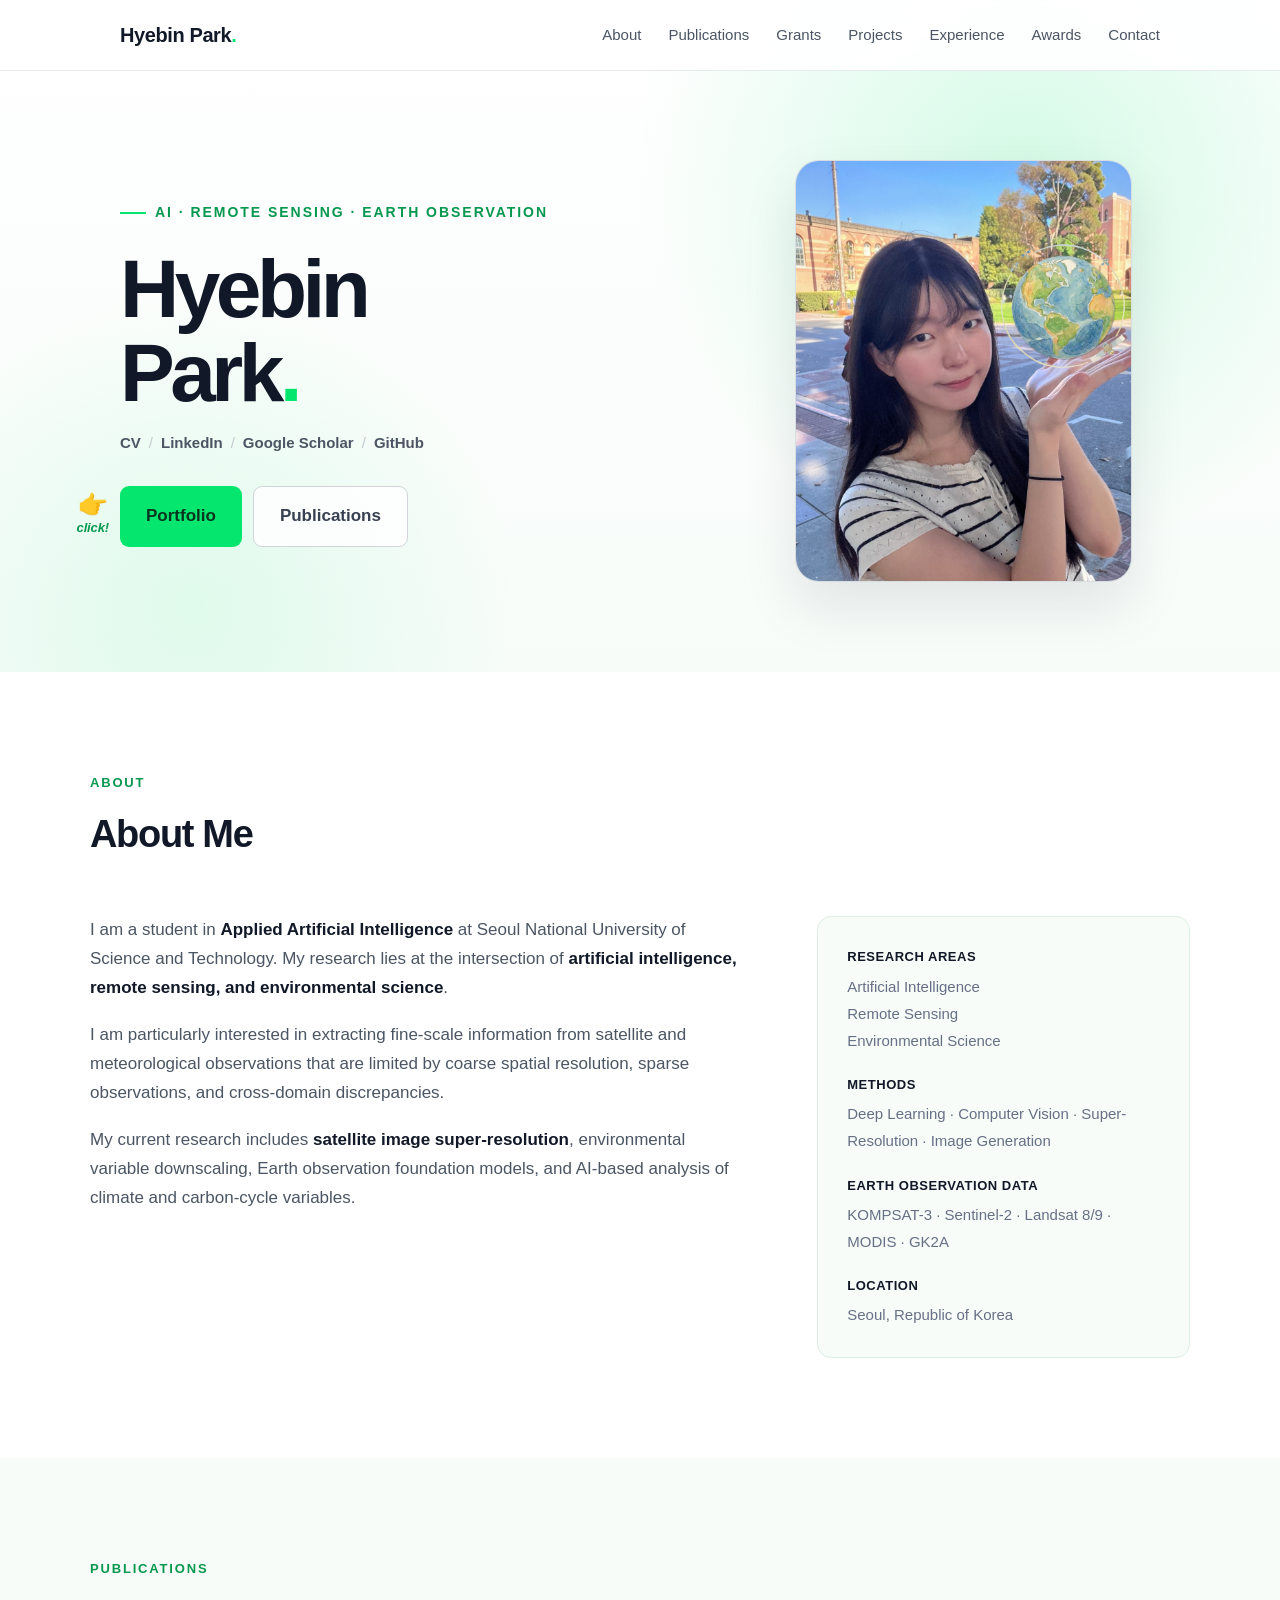
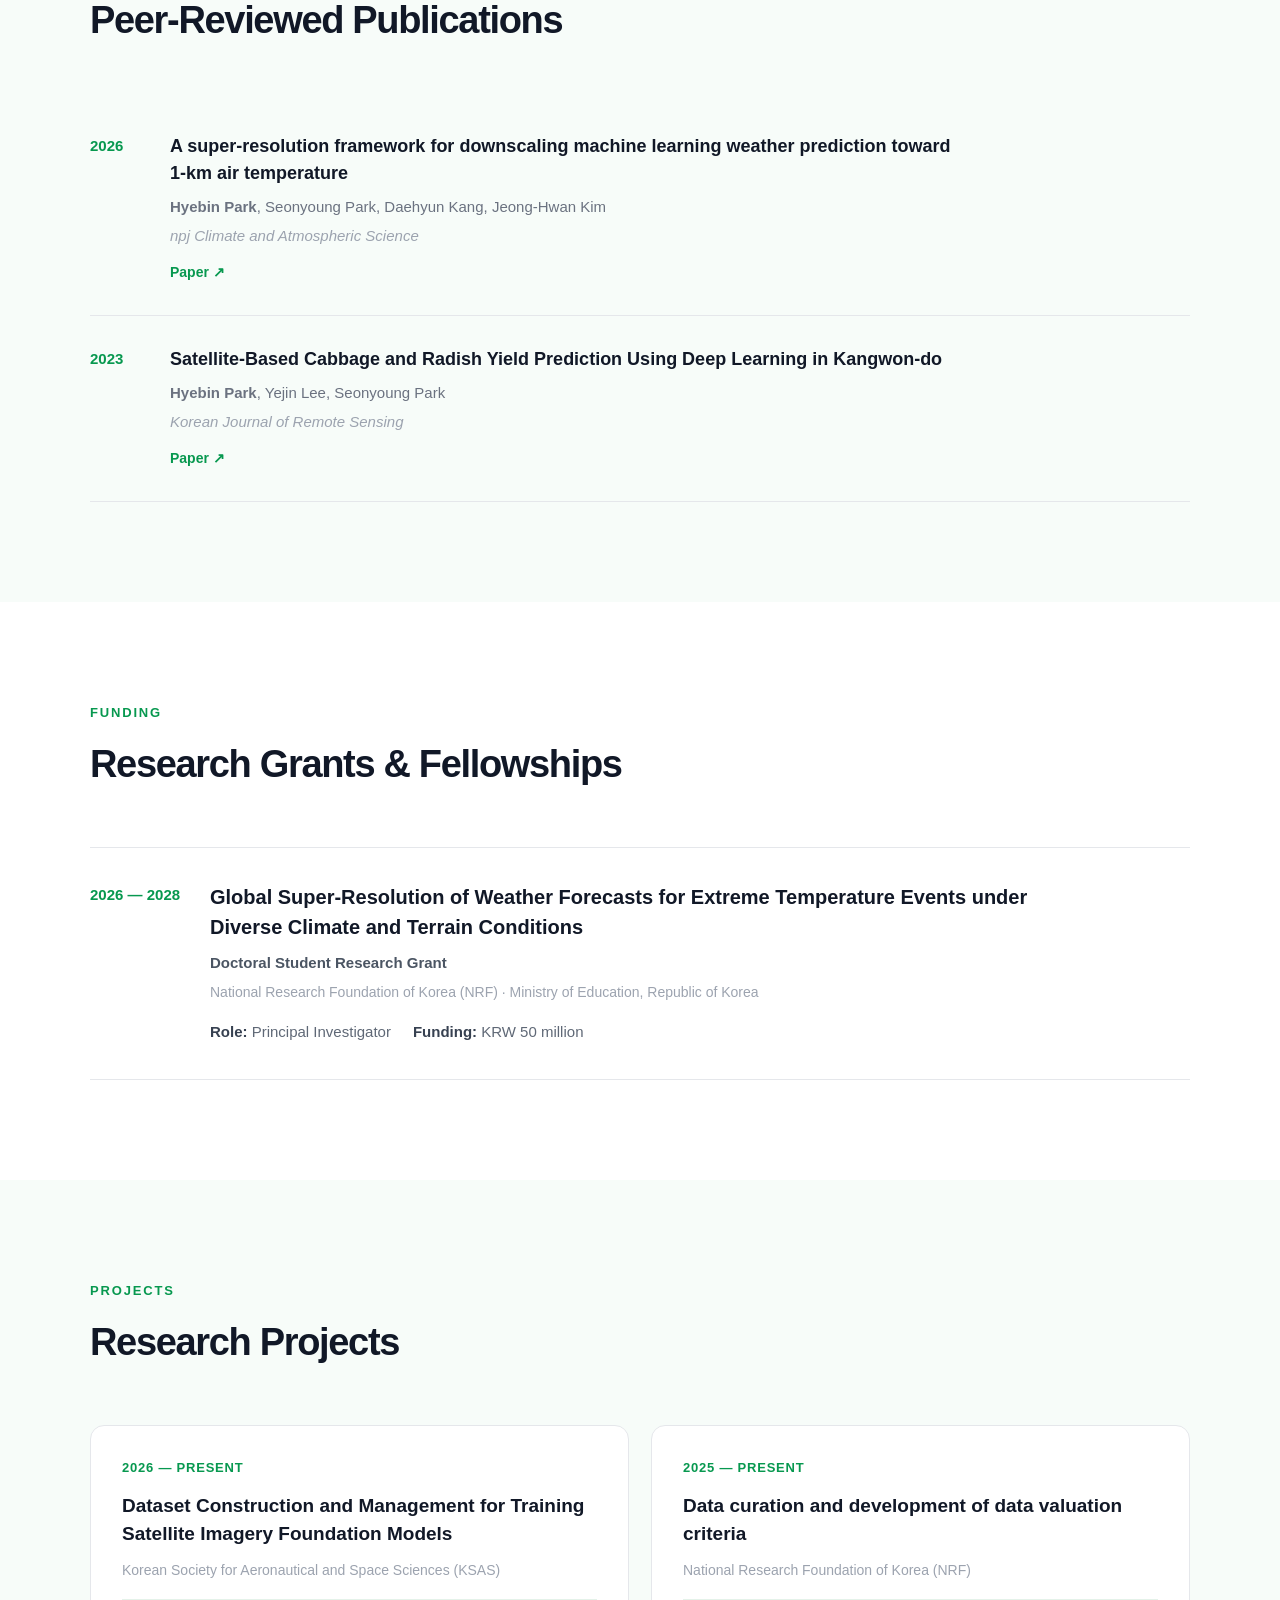
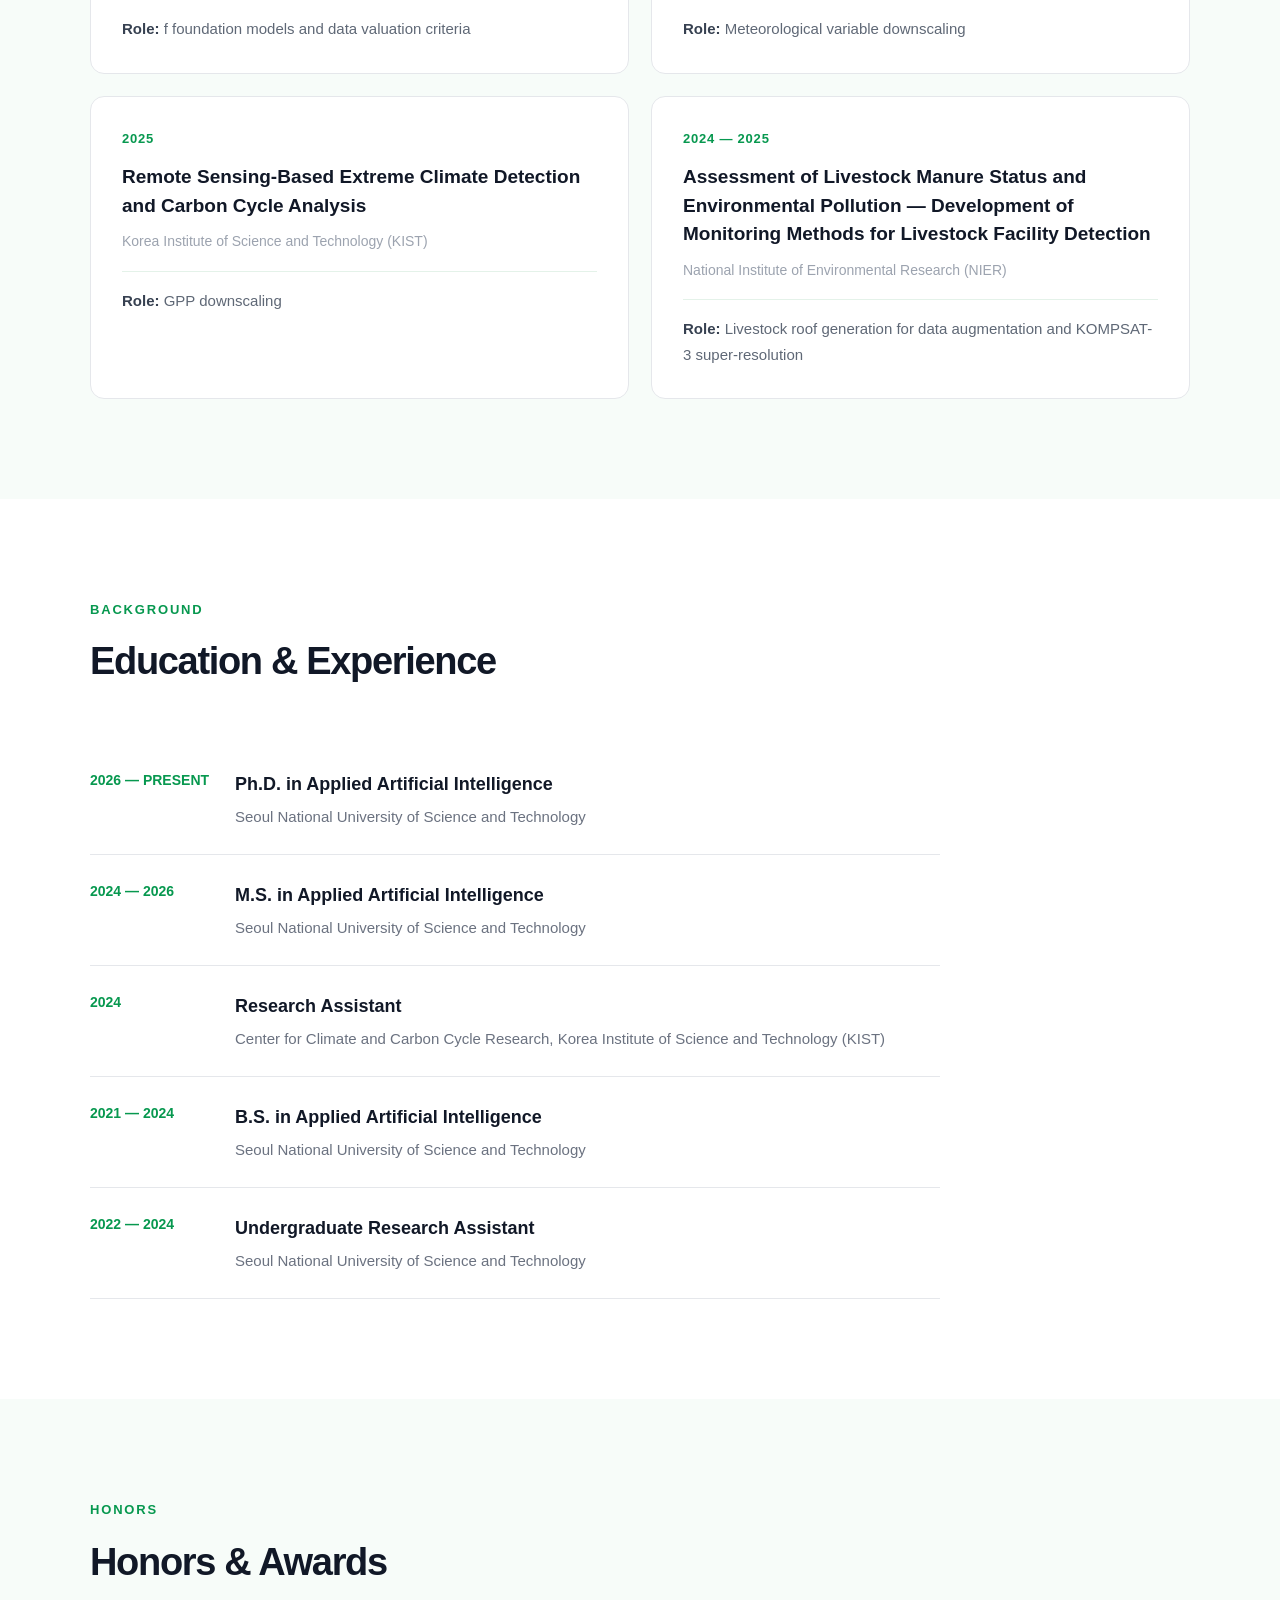
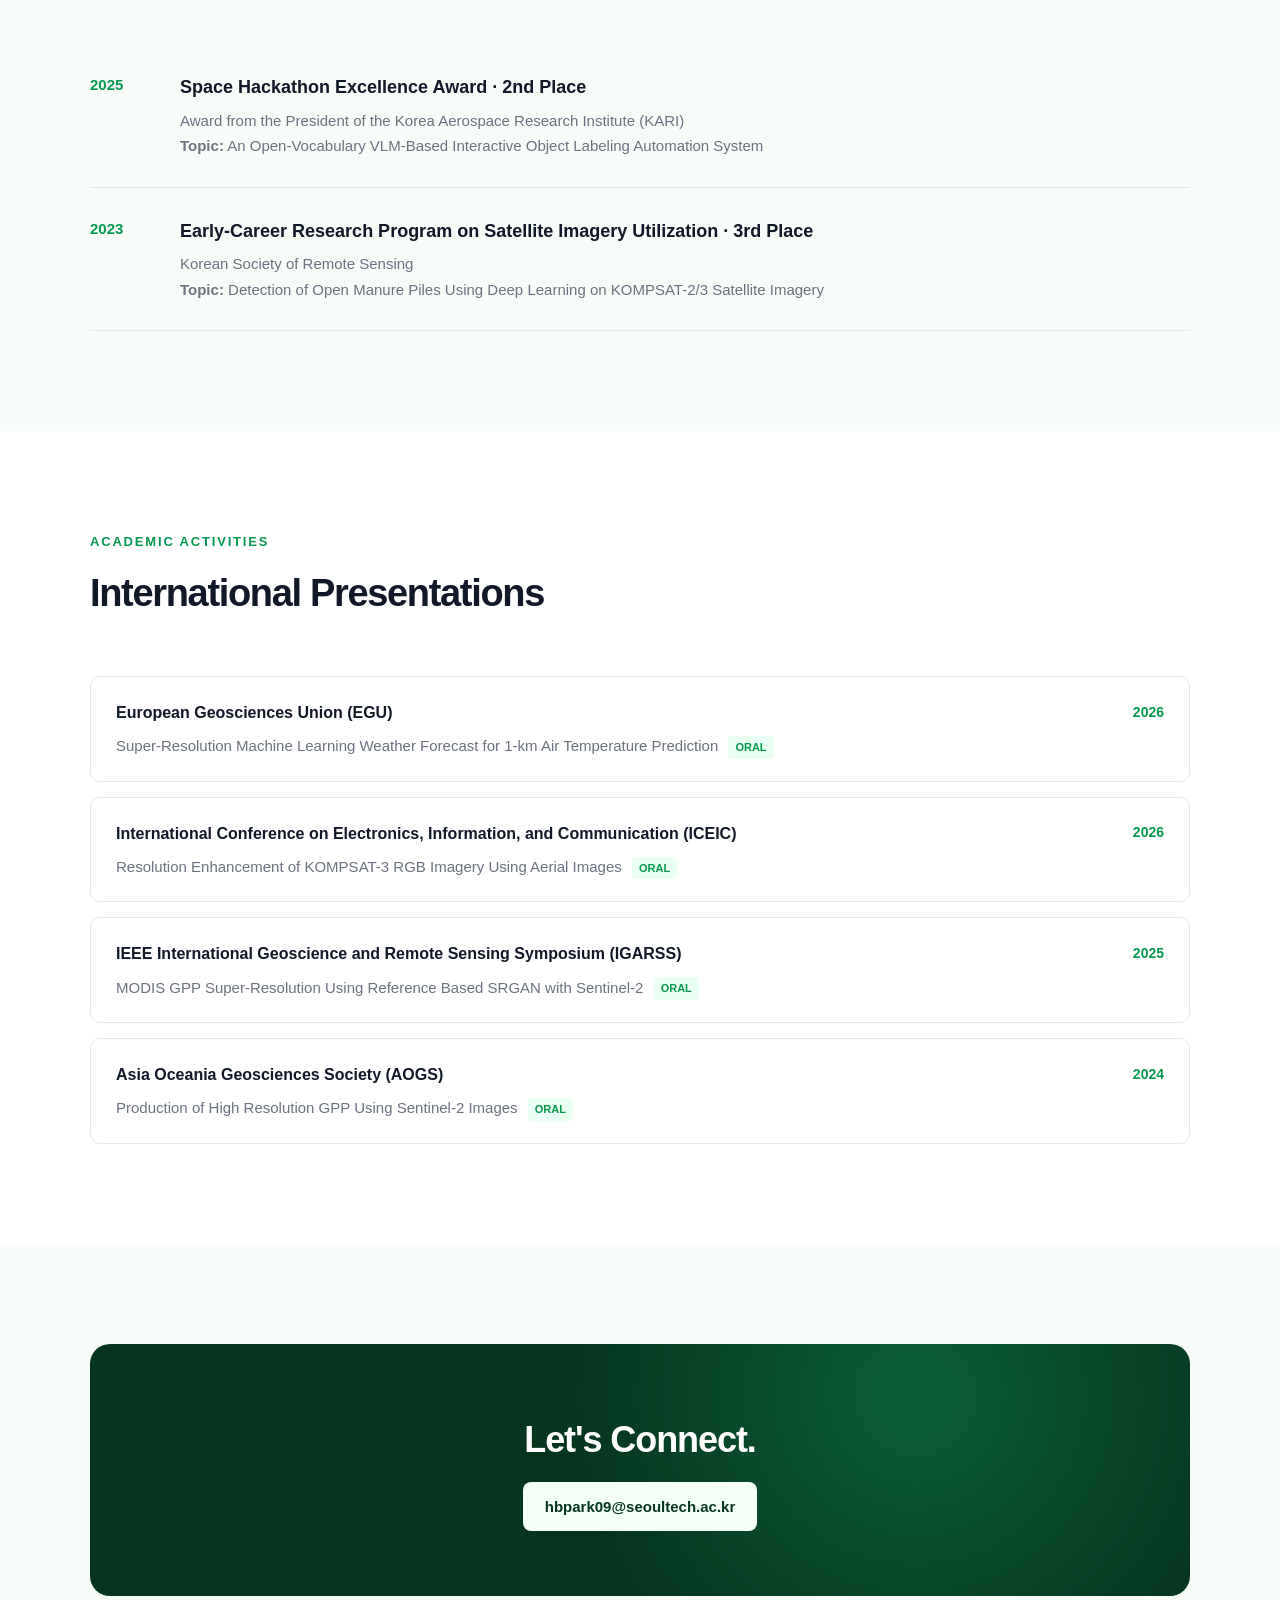
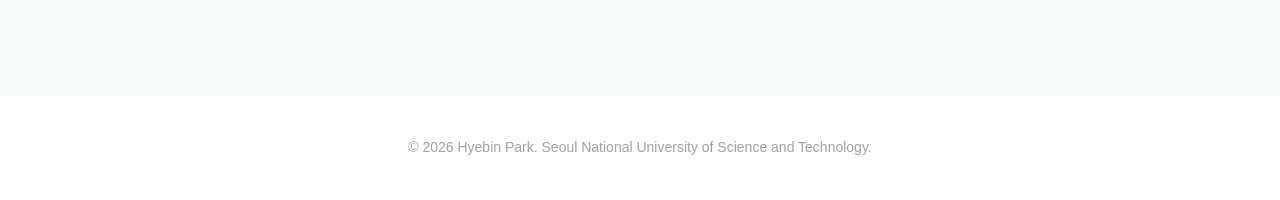
<file: index.html>
<!DOCTYPE html>
<html lang="en">
<head>
  <meta charset="UTF-8">
  <meta name="viewport" content="width=device-width, initial-scale=1.0">
  <meta property="og:image" content="https://arombin.github.io/image/profile_preview.png">
  <meta property="og:image:width" content="1200">
  <meta property="og:image:height" content="630">
  
  <meta name="twitter:card" content="summary_large_image">
  <meta name="twitter:image" content="https://arombin.github.io/image/profile_preview.png">
  <title>Hyebin Park | AI & Remote Sensing Researcher</title>

  <meta
    name="description"
    content="Hyebin Park - AI and Remote Sensing Researcher focusing on super-resolution, environmental downscaling, and Earth observation."
  >

  <style>
    * {
      box-sizing: border-box;
      margin: 0;
      padding: 0;
    }

    html {
      scroll-behavior: smooth;
    }

    body {
      font-family:
        -apple-system,
        BlinkMacSystemFont,
        "Segoe UI",
        "Noto Sans",
        "Noto Sans KR",
        Arial,
        sans-serif;

      color: #1f2937;
      background: #ffffff;
      line-height: 1.7;
    }

    a {
      color: inherit;
    }


    /* ===================================
       Navigation
    ==================================== */

    nav {
      position: fixed;
      top: 0;
      left: 0;

      width: 100%;

      background: rgba(255, 255, 255, 0.92);
      backdrop-filter: blur(12px);

      border-bottom: 1px solid rgba(229, 231, 235, 0.85);

      z-index: 1000;
    }

    .nav-container {
      max-width: 1100px;
      height: 70px;

      margin: auto;
      padding: 0 30px;

      display: flex;
      align-items: center;
      justify-content: space-between;
    }

    .logo {
      text-decoration: none;

      font-size: 20px;
      font-weight: 750;

      letter-spacing: -0.02em;

      color: #111827;
    }

    .logo-dot {
      color: #05E66E;
    }

    .nav-links {
      display: flex;
      gap: 27px;

      list-style: none;
    }

    .nav-links a {
      text-decoration: none;

      color: #4b5563;

      font-size: 15px;
      font-weight: 500;

      transition: 0.2s;
    }

    .nav-links a:hover {
      color: #07984F;
    }


    /* ===================================
       Hero
    ==================================== */

    .hero {
      min-height: 70vh;

      display: flex;
      align-items: center;

      padding-top: 70px;

      overflow: hidden;

      background:
        radial-gradient(
          circle at 80% 25%,
          rgba(5, 230, 110, 0.16),
          transparent 34%
        ),
        radial-gradient(
          circle at 15% 90%,
          rgba(5, 230, 110, 0.10),
          transparent 26%
        ),
        linear-gradient(
          180deg,
          #ffffff 0%,
          #F7FCF9 100%
        );
    }

    .hero-container {
      max-width: 1100px;
      width: 100%;

      margin: auto;
      padding: 90px 30px;

      display: grid;
      grid-template-columns: 1.5fr 0.8fr;

      gap: 70px;
      align-items: center;
    }

    .hero-label {
      display: inline-flex;
      align-items: center;

      gap: 9px;

      margin-bottom: 22px;

      color: #07984F;

      font-size: 14px;
      font-weight: 700;

      letter-spacing: 0.14em;
      text-transform: uppercase;
    }

    .hero-label::before {
      content: "";

      display: block;

      width: 26px;
      height: 2px;

      background: #05E66E;
    }

    .hero h1 {
      margin-bottom: 26px;

      color: #111827;

      font-size: clamp(55px, 7vw, 82px);
      font-weight: 760;

      line-height: 1.02;
      letter-spacing: -0.055em;
    }

    .hero h1 span {
      color: #05E66E;
    }

    .hero-links {
      display: flex;
      flex-wrap: wrap;
      align-items: center;
      gap: 8px;

      margin-top: -10px;
      margin-bottom: 30px;

      color: #6b7280;
      font-size: 15px;
      font-weight: 600;
    }

    .hero-links a {
      color: #4b5563;
      text-decoration: none;
      transition: color 0.2s;
    }

    .hero-links a:hover {
      color: #07984F;
    }

    .hero-links .separator {
      color: #c4c9d0;
      font-weight: 400;
    }

    .hero-description {
      max-width: 720px;

      margin-bottom: 35px;

      color: #5f6876;

      font-size: 18px;
      line-height: 1.75;
    }

    .hero-description strong {
      color: #374151;
      font-weight: 600;
    }

    .hero-buttons {
      display: flex;
      flex-wrap: wrap;

      gap: 11px;
    }

  .btn {
    display: inline-flex;
    align-items: center;
  
    padding: 15px 26px;
  
    border-radius: 9px;
  
    text-decoration: none;
  
    font-size: 17px;
    font-weight: 650;
  
    transition: 0.2s;
  }

    .btn-primary {
      position: relative;

      color: #07351F;
      background: #05E66E;
    }

    .portfolio-cue {
      position: absolute;
      right: calc(100% + 11px);
      top: 50%;

      display: inline-flex;
      flex-direction: column;
      align-items: center;
      gap: 1px;

      white-space: nowrap;
      pointer-events: none;

      transform: translateY(-50%);
      animation: portfolio-point 1.25s ease-in-out infinite;
    }

    .portfolio-cue .pointer {
      font-size: 24px;
      line-height: 1;
    }

    .portfolio-cue .click-text {
      color: #07984F;
      font-size: 13px;
      font-weight: 750;
      font-style: italic;
      letter-spacing: -0.01em;
    }

    @keyframes portfolio-point {
      0%, 100% {
        transform: translate(-2px, -50%);
      }

      50% {
        transform: translate(4px, -50%);
      }
    }

    .btn-primary:hover {
      background: #057A40;
      transform: translateY(-2px);
    }

    .btn-secondary {
      color: #374151;
      background: rgba(255, 255, 255, 0.85);

      border: 1px solid #d1d5db;
    }

    .btn-secondary:hover {
      color: #07984F;
      border-color: #07984F;

      transform: translateY(-2px);
    }


    /* ===================================
       Hero Profile Image
    ==================================== */

    .hero-profile {
      display: flex;
      justify-content: center;
      align-items: center;
      transform: translateX(-28px);
    }

    .profile-image-wrap {
      width: min(340px, 100%);
      aspect-ratio: 4 / 5;

      overflow: hidden;

      border-radius: 24px;

      background: #EAF8F0;

      border: 1px solid rgba(209, 213, 219, 0.75);

      box-shadow:
        0 24px 55px
        rgba(15, 23, 42, 0.10);
    }

    .profile-image {
      width: 100%;
      height: 100%;

      display: block;

      object-fit: cover;
      object-position: center;
    }


    /* ===================================
       Common Section
    ==================================== */

    section {
      padding: 100px 30px;
    }

    .section-container {
      max-width: 1100px;
      margin: auto;
    }

    .section-title {
      margin-bottom: 50px;
    }

    .section-label {
      margin-bottom: 8px;

      color: #07984F;

      font-size: 13px;
      font-weight: 700;

      letter-spacing: 0.14em;
      text-transform: uppercase;
    }

    .section-title h2 {
      color: #111827;

      font-size: 38px;

      letter-spacing: -0.035em;
    }


    /* ===================================
       About
    ==================================== */
    
    #about {
      background: #F7FCF9;
    }
    
    .about-grid {
      display: grid;
      grid-template-columns: 1.4fr 0.8fr;

      gap: 75px;

      align-items: start;
    }

    .about-text {
      color: #4b5563;

      font-size: 17px;
    }

    .about-text p {
      margin-bottom: 18px;
    }

    .about-text strong {
      color: #111827;
    }

    .info-box {
      padding: 29px;

      background: #ffffff;

      border: 1px solid #DDEFE5;
      border-radius: 14px;
    }

    .info-item {
      margin-bottom: 20px;
    }

    .info-item:last-child {
      margin-bottom: 0;
    }

    .info-item strong {
      display: block;

      margin-bottom: 4px;

      color: #111827;

      font-size: 13px;

      letter-spacing: 0.04em;
    }

    .info-item span {
      color: #667085;

      font-size: 15px;
    }


    /* ===================================
       Research
    ==================================== */

    .research-grid {
      display: grid;
      grid-template-columns: repeat(3, 1fr);

      gap: 20px;
    }

    .research-card {
      min-height: 250px;

      padding: 30px;

      background: white;

      border: 1px solid #e5e7eb;
      border-radius: 13px;

      transition: 0.25s;
    }

    .research-card:hover {
      transform: translateY(-5px);

      border-color: #9BF1BE;

      box-shadow:
        0 16px 35px
        rgba(15, 23, 42, 0.055);
    }

    .research-number {
      margin-bottom: 40px;

      color: #07984F;

      font-size: 13px;
      font-weight: 700;
    }

    .research-card h3 {
      margin-bottom: 13px;

      color: #111827;

      font-size: 20px;
    }

    .research-card p {
      color: #6b7280;

      font-size: 15px;
      line-height: 1.7;
    }


    /* ===================================
       Publications
    ==================================== */

    .publication {
      display: grid;
      grid-template-columns: 80px 1fr;

      padding: 30px 0;

      border-bottom: 1px solid #e5e7eb;
    }

    .publication:first-of-type {
      border-top: 1px solid #e5e7eb;
    }

    .publication-year {
      color: #07984F;

      font-size: 15px;
      font-weight: 700;
    }

    .publication-title {
      max-width: 800px;

      margin-bottom: 7px;

      color: #111827;

      font-size: 18px;
      font-weight: 650;

      line-height: 1.5;
    }

    .publication-authors {
      margin-bottom: 3px;

      color: #6b7280;

      font-size: 15px;
    }

    .publication-journal {
      color: #9ca3af;

      font-size: 15px;
      font-style: italic;
    }

    .publication-links {
      margin-top: 10px;
    }

    .publication-links a {
      margin-right: 15px;

      color: #07984F;

      text-decoration: none;

      font-size: 14px;
      font-weight: 600;
    }

    .publication-links a:hover {
      text-decoration: underline;
    }



    /* ===================================
       Research Grants
    ==================================== */

    .grant-card {
      display: grid;
      grid-template-columns: 120px 1fr;

      padding: 34px 0;

      border-top: 1px solid #e5e7eb;
      border-bottom: 1px solid #e5e7eb;
    }

    .grant-year {
      color: #07984F;

      font-size: 15px;
      font-weight: 700;
    }

    .grant-title {
      max-width: 830px;

      margin-bottom: 8px;

      color: #111827;

      font-size: 20px;
      font-weight: 650;
      line-height: 1.5;
    }

    .grant-program {
      margin-bottom: 5px;

      color: #4b5563;

      font-size: 15px;
      font-weight: 600;
    }

    .grant-org {
      margin-bottom: 15px;

      color: #9ca3af;

      font-size: 14px;
    }

    .grant-meta {
      display: flex;
      flex-wrap: wrap;
      gap: 10px 22px;

      color: #5f6876;

      font-size: 15px;
      line-height: 1.7;
    }

    .grant-meta strong {
      color: #374151;
    }


    /* ===================================
       Projects
    ==================================== */

    .project-grid {
      display: grid;
      grid-template-columns: repeat(2, 1fr);

      gap: 22px;
    }

    .project-card {
      padding: 31px;

      background: white;

      border: 1px solid #e5e7eb;
      border-radius: 14px;

      transition: 0.25s;
    }

    .project-card:hover {
      transform: translateY(-4px);
      border-color: #9BF1BE;
    }

    .project-year {
      margin-bottom: 13px;

      color: #07984F;

      font-size: 13px;
      font-weight: 700;

      letter-spacing: 0.06em;
    }

    .project-card h3 {
      margin-bottom: 10px;

      color: #111827;

      font-size: 19px;
      line-height: 1.5;
    }

    .project-org {
      margin-bottom: 17px;

      color: #9ca3af;

      font-size: 14px;
    }

    .project-role {
      padding-top: 16px;

      color: #5f6876;

      font-size: 15px;
      line-height: 1.7;

      border-top: 1px solid #E4F2E9;
    }

    .project-role strong {
      color: #374151;
    }


    /* ===================================
       Experience / Education
    ==================================== */

    .timeline {
      max-width: 850px;
    }

    .timeline-item {
      display: grid;
      grid-template-columns: 145px 1fr;

      padding: 25px 0;

      border-bottom: 1px solid #e5e7eb;
    }

    .timeline-year {
      color: #07984F;

      font-size: 14px;
      font-weight: 700;
    }

    .timeline-content h3 {
      margin-bottom: 4px;

      color: #111827;

      font-size: 18px;
    }

    .timeline-content p {
      color: #6b7280;

      font-size: 15px;
    }


    /* ===================================
       Awards
    ==================================== */

    #awards {
      background: #F7FCF9;
    }

    .award-card {
      display: grid;
      grid-template-columns: 90px 1fr;

      padding: 28px 0;

      border-bottom: 1px solid #e5e7eb;
    }

    .award-year {
      color: #07984F;

      font-size: 15px;
      font-weight: 700;
    }

    .award-title {
      margin-bottom: 5px;

      color: #111827;

      font-size: 18px;
      font-weight: 650;
    }

    .award-description {
      color: #6b7280;

      font-size: 15px;
      line-height: 1.7;
    }


    /* ===================================
       Presentations
    ==================================== */

    .presentation-list {
      display: grid;
      gap: 15px;
    }

    .presentation {
      padding: 22px 25px;

      border: 1px solid #e5e7eb;
      border-radius: 10px;
    }

    .presentation-top {
      display: flex;
      align-items: center;
      justify-content: space-between;

      gap: 20px;

      margin-bottom: 7px;
    }

    .presentation-name {
      color: #111827;

      font-size: 16px;
      font-weight: 650;
    }

    .presentation-year {
      color: #07984F;

      font-size: 14px;
      font-weight: 700;
    }

    .presentation-topic {
      color: #6b7280;

      font-size: 15px;
      line-height: 1.7;
    }

    .tag {
      display: inline-block;

      margin-left: 6px;
      padding: 2px 7px;

      color: #07984F;
      background: #E8FFF1;

      border-radius: 4px;

      font-size: 11px;
      font-weight: 700;

      vertical-align: middle;
    }


    /* ===================================
       Contact
    ==================================== */

    .contact-box {
      padding: 65px 40px;

      background:
        radial-gradient(
          circle at 75% 20%,
          #0B5F38,
          transparent 40%
        ),
        #06351F;

      color: white;

      border-radius: 20px;

      text-align: center;
    }

    .contact-box h2 {
      margin-bottom: 12px;

      font-size: 36px;

      letter-spacing: -0.03em;
    }

    .contact-box p {
      margin: 0 auto 28px;

      max-width: 580px;

      color: #B7C9BF;
      font-size: 16px;
      line-height: 1.75;
    }

    .email-button {
      display: inline-block;

      padding: 12px 22px;

      color: #06351F;
      background: #F4FFF8;

      border-radius: 8px;

      text-decoration: none;

      font-size: 15px;
      font-weight: 650;

      transition: 0.2s;
    }

    .email-button:hover {
      background: #E8FFF1;
      transform: translateY(-2px);
    }


    /* ===================================
       Footer
    ==================================== */

    footer {
      padding: 40px 30px;

      color: #9ca3af;

      text-align: center;

      font-size: 14px;
    }


    /* ===================================
       Alternating Section Backgrounds
    ==================================== */

    #about {
      background: #ffffff;
    }

    #publications {
      background: #F7FCF9;
    }

    #grants {
      background: #ffffff;
    }

    #projects {
      background: #F7FCF9;
    }

    #education {
      background: #ffffff;
    }

    #awards {
      background: #F7FCF9;
    }

    #presentations {
      background: #ffffff;
    }

    #contact {
      background: #F7FCF9;
    }

    /* About 오른쪽 정보 박스 */
    .info-box {
      background: #F7FCF9;
    }

    
    /* ===================================
       Mobile
    ==================================== */

    @media (max-width: 850px) {

      .nav-links {
        display: none;
      }

      .hero {
        min-height: auto;
      }

      .hero-container {
        grid-template-columns: 1fr;

        padding-top: 100px;
        padding-bottom: 75px;

        gap: 45px;
      }

      .hero h1 {
        font-size: 54px;
      }

      .hero-profile {
        justify-content: flex-start;
        transform: none;
      }

      .profile-image-wrap {
        width: min(320px, 85vw);
      }

      section {
        padding: 75px 22px;
      }

      .about-grid {
        grid-template-columns: 1fr;

        gap: 35px;
      }

      .research-grid {
        grid-template-columns: 1fr;
      }

      .project-grid {
        grid-template-columns: 1fr;
      }

      .publication,
      .grant-card,
      .award-card,
      .timeline-item {
        grid-template-columns: 1fr;

        gap: 8px;
      }
    }

    @media (max-width: 500px) {

      .portfolio-cue {
        display: none;
      }

      .nav-container {
        padding: 0 20px;
      }

      .hero-container {
        padding-left: 22px;
        padding-right: 22px;
      }

      .hero h1 {
        font-size: 46px;
      }

      .hero-description {
        font-size: 16px;
      }

      .section-title h2 {
        font-size: 31px;
      }

      .presentation-top {
        align-items: flex-start;
        flex-direction: column;

        gap: 2px;
      }
    }

  </style>
</head>


<body>


  <!-- ===================================
       Navigation
  ==================================== -->

  <nav>
    <div class="nav-container">

      <a class="logo" href="#home">
        Hyebin Park<span class="logo-dot">.</span>
      </a>

      <ul class="nav-links">
        <li><a href="#about">About</a></li>
        <li><a href="#publications">Publications</a></li>
        <li><a href="#grants">Grants</a></li>
        <li><a href="#projects">Projects</a></li>
        <li><a href="#education">Experience</a></li>
        <li><a href="#awards">Awards</a></li>
        <li><a href="#contact">Contact</a></li>
      </ul>

    </div>
  </nav>



  <!-- ===================================
       Hero
  ==================================== -->

  <header class="hero" id="home">

    <div class="hero-container">

      <div>

        <div class="hero-label">
          AI · Remote Sensing · Earth Observation
        </div>

        <h1>
          Hyebin<br>
          Park<span>.</span>
        </h1>

        <div class="hero-links">
          <a href="assets/CV_HyebinPark_open.pdf"
             target="_blank" rel="noopener noreferrer">CV</a>
          <span class="separator">/</span>
          <a href="https://www.linkedin.com/in/habpy/"
             target="_blank" rel="noopener noreferrer">LinkedIn</a>
          <span class="separator">/</span>
          <a href="https://scholar.google.com/citations?hl=en"
             target="_blank" rel="noopener noreferrer">Google Scholar</a> 
          <span class="separator">/</span>
          <a href="https://github.com/arombin"
             target="_blank" rel="noopener noreferrer">GitHub</a>
        </div>

        <div class="hero-buttons">

          <a
            href="portfolio.html?v=1"
            class="btn btn-primary">
            <span class="portfolio-cue" aria-hidden="true">
              <span class="pointer">👉</span>
              <span class="click-text">click!</span>
            </span>
            Portfolio
          </a>

          <a
            href="#publications"
            class="btn btn-secondary">
            Publications
          </a>

        </div>

      </div>


      <div class="hero-profile">

        <div class="profile-image-wrap">
          <img
            src="image/profile.jpg"
            alt="Hyebin Park"
            class="profile-image"
          >
        </div>

      </div>

    </div>

  </header>



  <!-- ===================================
       About
  ==================================== -->

  <section id="about">

    <div class="section-container">

      <div class="section-title">

        <div class="section-label">
          About
        </div>

        <h2>
          About Me
        </h2>

      </div>


      <div class="about-grid">

        <div class="about-text">

          <p>
            I am a student in
            <strong>Applied Artificial Intelligence</strong>
            at Seoul National University of Science and Technology.
            My research lies at the intersection of
            <strong>artificial intelligence, remote sensing,
            and environmental science</strong>.
          </p>

          <p>
            I am particularly interested in extracting
            fine-scale information from satellite and meteorological
            observations that are limited by coarse spatial resolution,
            sparse observations, and cross-domain discrepancies.
          </p>

          <p>
            My current research includes
            <strong>satellite image super-resolution</strong>,
            environmental variable downscaling,
            Earth observation foundation models,
            and AI-based analysis of climate and carbon-cycle variables.
          </p>

        </div>


        <div class="info-box">

          <div class="info-item">
            <strong>RESEARCH AREAS</strong>
            <span>
              Artificial Intelligence<br>
              Remote Sensing<br>
              Environmental Science
            </span>
          </div>

          <div class="info-item">
            <strong>METHODS</strong>
            <span>
              Deep Learning · Computer Vision ·
              Super-Resolution · Image Generation
            </span>
          </div>

          <div class="info-item">
            <strong>EARTH OBSERVATION DATA</strong>
            <span>
              KOMPSAT-3 · Sentinel-2 · Landsat 8/9 ·
              MODIS · GK2A
            </span>
          </div>

          <div class="info-item">
            <strong>LOCATION</strong>
            <span>
              Seoul, Republic of Korea
            </span>
          </div>

        </div>

      </div>

    </div>

  </section>



  <!-- ===================================
       Publications
  ==================================== -->

  <section id="publications">

    <div class="section-container">

      <div class="section-title">

        <div class="section-label">
          Publications
        </div>

        <h2>
          Peer-Reviewed Publications
        </h2>

      </div>


      <!-- Publication 1 -->

      <div class="publication">

        <div class="publication-year">
          2026
        </div>

        <div>

          <div class="publication-title">
            A super-resolution framework for downscaling
            machine learning weather prediction toward
            1-km air temperature
          </div>

          <div class="publication-authors">
            <strong>Hyebin Park</strong>,
            Seonyoung Park,
            Daehyun Kang,
            Jeong-Hwan Kim
          </div>

          <div class="publication-journal">
            npj Climate and Atmospheric Science
          </div>

          <!--
          논문 링크를 알고 있다면
          href="#" 부분을 DOI나 논문 URL로 변경
          -->

          <div class="publication-links">
            <a href="https://doi.org/10.1038/s41612-026-01328-5"
               target="_blank"
               rel="noopener noreferrer">
              Paper ↗
            </a>
          </div>

        </div>

      </div>


      <!-- Publication 2 -->

      <div class="publication">

        <div class="publication-year">
          2023
        </div>

        <div>

          <div class="publication-title">
            Satellite-Based Cabbage and Radish Yield
            Prediction Using Deep Learning in Kangwon-do
          </div>

          <div class="publication-authors">
            <strong>Hyebin Park</strong>,
            Yejin Lee,
            Seonyoung Park
          </div>

          <div class="publication-journal">
            Korean Journal of Remote Sensing
          </div>

          <div class="publication-links">
            <a href="https://doi.org/10.7780/kjrs.2023.39.5.3.11"
               target="_blank"
               rel="noopener noreferrer">
              Paper ↗
            </a>
          </div>

        </div>

      </div>


    </div>

  </section>





  <!-- ===================================
       Research Grants
  ==================================== -->

  <section id="grants">

    <div class="section-container">

      <div class="section-title">

        <div class="section-label">
          Funding
        </div>

        <h2>
          Research Grants & Fellowships
        </h2>

      </div>


      <div class="grant-card">

        <div class="grant-year">
          2026 — 2028
        </div>

        <div>

          <div class="grant-title">
            Global Super-Resolution of Weather Forecasts for Extreme
            Temperature Events under Diverse Climate and Terrain Conditions
          </div>

          <div class="grant-program">
            Doctoral Student Research Grant
          </div>

          <div class="grant-org">
            National Research Foundation of Korea (NRF) ·
            Ministry of Education, Republic of Korea
          </div>

          <div class="grant-meta">
            <span>
              <strong>Role:</strong> Principal Investigator
            </span>

            <span>
              <strong>Funding:</strong> KRW 50 million
            </span>
          </div>

        </div>

      </div>

    </div>

  </section>


  <!-- ===================================
       Projects
  ==================================== -->

  <section id="projects">

    <div class="section-container">

      <div class="section-title">

        <div class="section-label">
          Projects
        </div>

        <h2>
          Research Projects
        </h2>

      </div>


      <div class="project-grid">


        <div class="project-card">

          <div class="project-year">
            2026 — PRESENT
          </div>

          <h3>
            Dataset Construction and Management
            for Training Satellite Imagery
            Foundation Models
          </h3>

          <div class="project-org">
            Korean Society for Aeronautical
            and Space Sciences (KSAS)
          </div>

          <div class="project-role">
            <strong>Role:</strong>
            f foundation models
            and data valuation criteria
          </div>

        </div>


        <div class="project-card">

          <div class="project-year">
            2025 — PRESENT
          </div>

          <h3>
            Data curation and development of data valuation criteria
          </h3>

          <div class="project-org">
            National Research Foundation of Korea (NRF)
          </div>

          <div class="project-role">
            <strong>Role:</strong>
            Meteorological variable downscaling
          </div>

        </div>


        <div class="project-card">

          <div class="project-year">
            2025
          </div>

          <h3>
            Remote Sensing-Based Extreme Climate
            Detection and Carbon Cycle Analysis
          </h3>

          <div class="project-org">
            Korea Institute of Science and Technology (KIST)
          </div>

          <div class="project-role">
            <strong>Role:</strong>
            GPP downscaling
          </div>

        </div>


        <div class="project-card">

          <div class="project-year">
            2024 — 2025
          </div>

          <h3>
            Assessment of Livestock Manure Status
            and Environmental Pollution —
            Development of Monitoring Methods
            for Livestock Facility Detection
          </h3>

          <div class="project-org">
            National Institute of Environmental Research (NIER)
          </div>

          <div class="project-role">
            <strong>Role:</strong>
            Livestock roof generation for data augmentation
            and KOMPSAT-3 super-resolution
          </div>

        </div>


      </div>

    </div>

  </section>



  <!-- ===================================
       Education & Experience
  ==================================== -->

  <section id="education">

    <div class="section-container">

      <div class="section-title">

        <div class="section-label">
          Background
        </div>

        <h2>
          Education & Experience
        </h2>

      </div>


      <div class="timeline">


        <div class="timeline-item">

          <div class="timeline-year">
            2026 — PRESENT
          </div>

          <div class="timeline-content">

            <h3>
              Ph.D. in Applied Artificial Intelligence
            </h3>

            <p>
              Seoul National University of Science and Technology
            </p>

          </div>

        </div>



        <div class="timeline-item">

          <div class="timeline-year">
            2024 — 2026
          </div>

          <div class="timeline-content">

            <h3>
              M.S. in Applied Artificial Intelligence
            </h3>

            <p>
              Seoul National University of Science and Technology
            </p>

          </div>

        </div>


        <div class="timeline-item">

          <div class="timeline-year">
            2024
          </div>

          <div class="timeline-content">

            <h3>
              Research Assistant
            </h3>

            <p>
              Center for Climate and Carbon Cycle Research,
              Korea Institute of Science and Technology (KIST)
            </p>

          </div>

        </div>


        <div class="timeline-item">

          <div class="timeline-year">
            2021 — 2024
          </div>

          <div class="timeline-content">

            <h3>
              B.S. in Applied Artificial Intelligence
            </h3>

            <p>
              Seoul National University of Science and Technology
            </p>

          </div>

        </div>


        <div class="timeline-item">

          <div class="timeline-year">
            2022 — 2024
          </div>

          <div class="timeline-content">

            <h3>
              Undergraduate Research Assistant
            </h3>

            <p>
              Seoul National University of Science and Technology
            </p>

          </div>

        </div>


      </div>

    </div>

  </section>



  <!-- ===================================
       Awards
  ==================================== -->

  <section id="awards">

    <div class="section-container">

      <div class="section-title">

        <div class="section-label">
          Honors
        </div>

        <h2>
          Honors & Awards
        </h2>

      </div>


      <div class="award-card">

        <div class="award-year">
          2025
        </div>

        <div>

          <div class="award-title">
            Space Hackathon Excellence Award · 2nd Place
          </div>

          <div class="award-description">
            Award from the President of the Korea Aerospace
            Research Institute (KARI)<br>

            <strong>Topic:</strong>
            An Open-Vocabulary VLM-Based Interactive Object
            Labeling Automation System
          </div>

        </div>

      </div>


      <div class="award-card">

        <div class="award-year">
          2023
        </div>

        <div>

          <div class="award-title">
            Early-Career Research Program on Satellite
            Imagery Utilization · 3rd Place
          </div>

          <div class="award-description">
            Korean Society of Remote Sensing<br>

            <strong>Topic:</strong>
            Detection of Open Manure Piles Using Deep Learning
            on KOMPSAT-2/3 Satellite Imagery
          </div>

        </div>

      </div>


    </div>

  </section>



  <!-- ===================================
       Presentations
  ==================================== -->

  <section id="presentations">

    <div class="section-container">

      <div class="section-title">

        <div class="section-label">
          Academic Activities
        </div>

        <h2>
          International Presentations
        </h2>

      </div>


      <div class="presentation-list">


        <div class="presentation">

          <div class="presentation-top">

            <div class="presentation-name">
              European Geosciences Union (EGU)
            </div>

            <div class="presentation-year">
              2026
            </div>

          </div>

          <div class="presentation-topic">
            Super-Resolution Machine Learning Weather Forecast
            for 1-km Air Temperature Prediction

            <span class="tag">
              ORAL
            </span>
          </div>

        </div>


        <div class="presentation">

          <div class="presentation-top">

            <div class="presentation-name">
              International Conference on Electronics,
              Information, and Communication (ICEIC)
            </div>

            <div class="presentation-year">
              2026
            </div>

          </div>

          <div class="presentation-topic">
            Resolution Enhancement of KOMPSAT-3 RGB Imagery
            Using Aerial Images

            <span class="tag">
              ORAL
            </span>
          </div>

        </div>


        <div class="presentation">

          <div class="presentation-top">

            <div class="presentation-name">
              IEEE International Geoscience and Remote
              Sensing Symposium (IGARSS)
            </div>

            <div class="presentation-year">
              2025
            </div>

          </div>

          <div class="presentation-topic">
            MODIS GPP Super-Resolution Using Reference Based
            SRGAN with Sentinel-2

            <span class="tag">
              ORAL
            </span>
          </div>

        </div>


        <div class="presentation">

          <div class="presentation-top">

            <div class="presentation-name">
              Asia Oceania Geosciences Society (AOGS)
            </div>

            <div class="presentation-year">
              2024
            </div>

          </div>

          <div class="presentation-topic">
            Production of High Resolution GPP
            Using Sentinel-2 Images

            <span class="tag">
              ORAL
            </span>
          </div>

        </div>


      </div>

    </div>

  </section>


  <!-- ===================================
       Contact
  ==================================== -->

  <section id="contact">

    <div class="section-container">

      <div class="contact-box">

        <h2>
          Let's Connect.
        </h2>

        <a
          class="email-button"
          href="mailto:hbpark09@seoultech.ac.kr">
          hbpark09@seoultech.ac.kr
        </a>

      </div>

    </div>

  </section>



  <!-- ===================================
       Footer
  ==================================== -->

  <footer>
    © 2026 Hyebin Park.
    Seoul National University of Science and Technology.
  </footer>


</body>
</html>
</file>
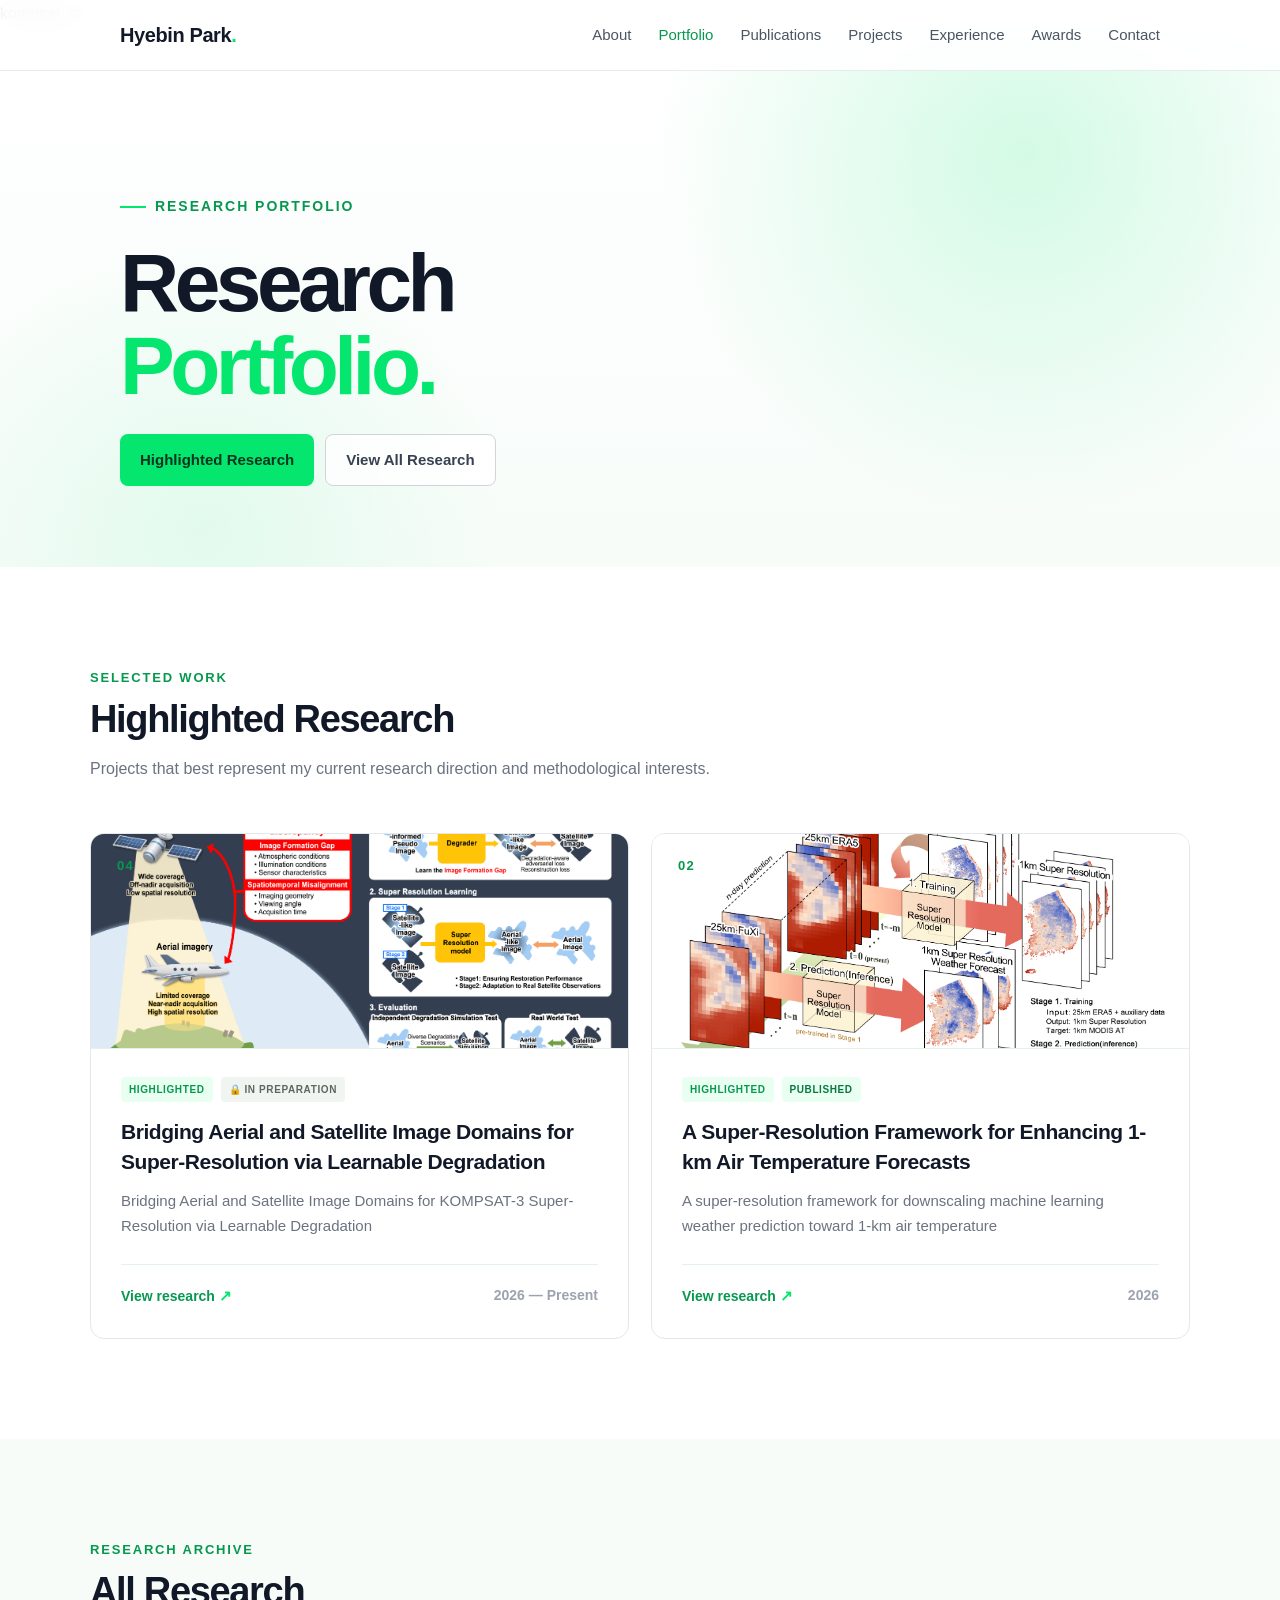
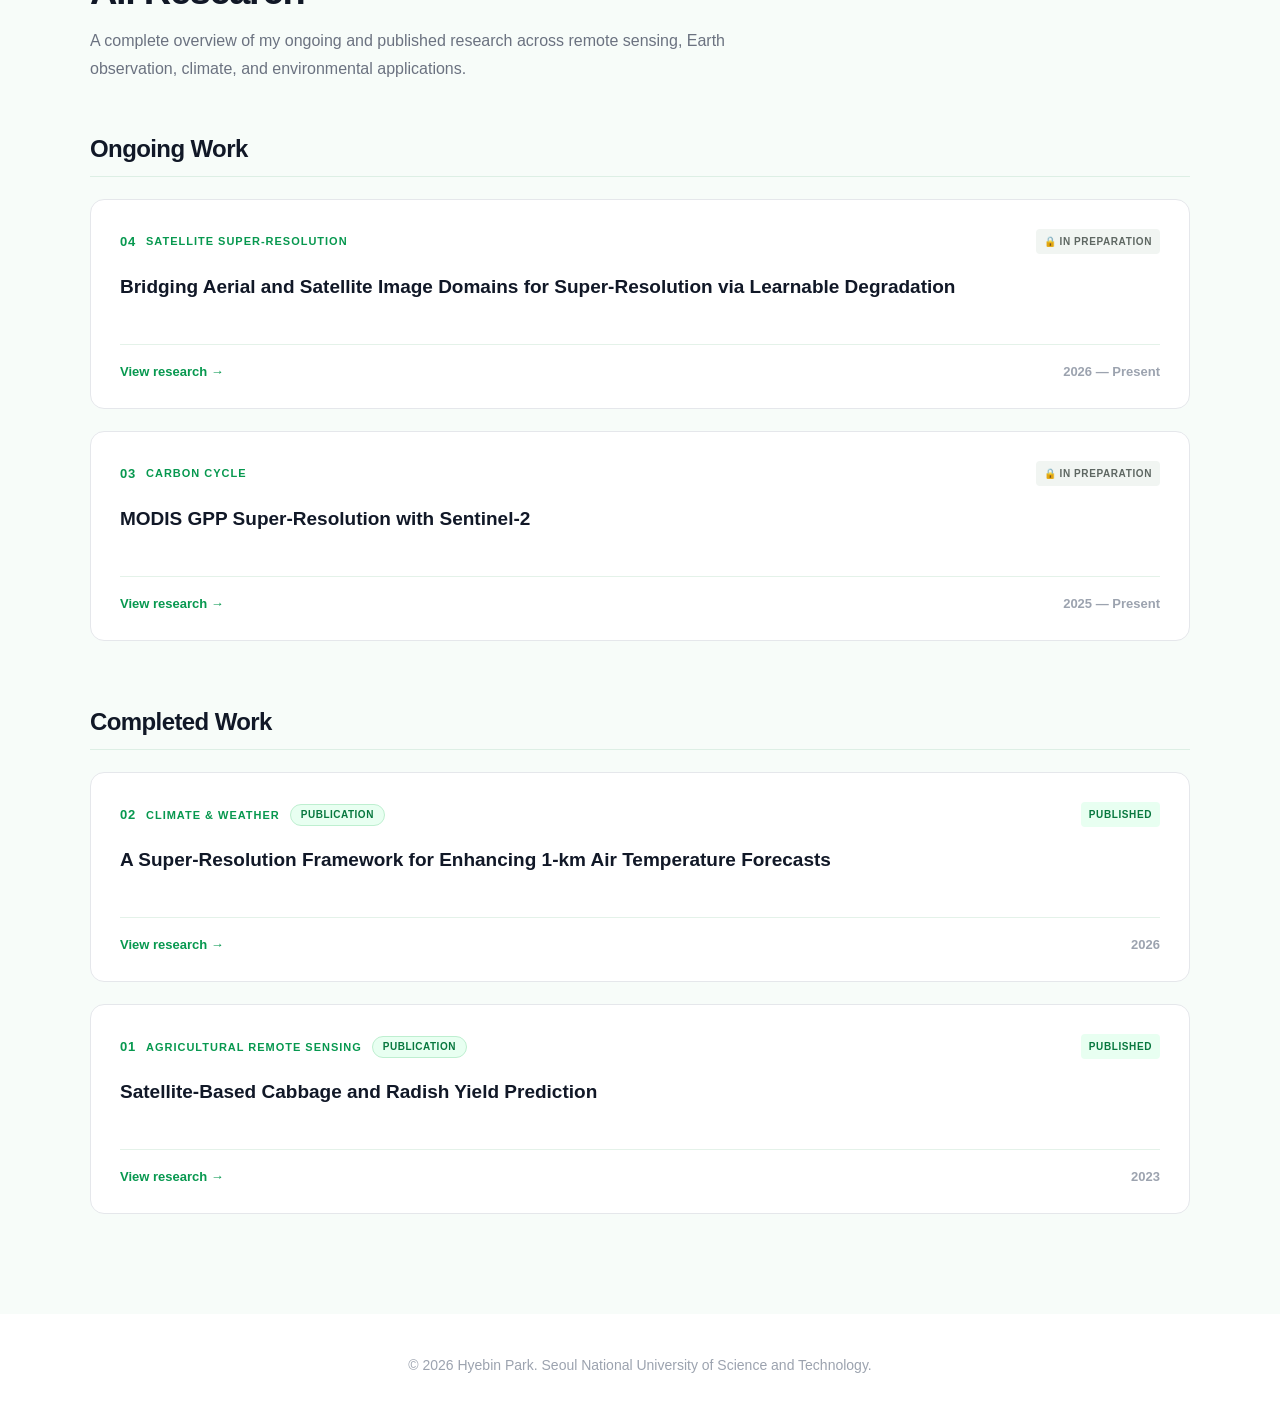
<file: portfolio.html>
<!DOCTYPE html>
<html lang="en">
<head>
  <meta charset="UTF-8">
  <meta name="viewport" content="width=device-width, initial-scale=1.0">

  <title>Portfolio | Hyebin Park</title>kompsat_sr

  <meta
    name="description"
    content="Research portfolio of Hyebin Park in AI, remote sensing, Earth observation, and environmental science."
  >

  <link rel="stylesheet" href="portfolio.css?v=10">
</head>


<body>

  <!-- ===================================
       Navigation
  ==================================== -->

  <nav class="site-nav">
    <div class="nav-inner">

      <a class="logo" href="index.html">
        Hyebin Park<span class="logo-dot">.</span>
      </a>

      <ul class="nav-links">
        <li><a href="index.html#about">About</a></li>
        <li><a class="active" href="portfolio.html">Portfolio</a></li>
        <li><a href="index.html#publications">Publications</a></li>
        <li><a href="index.html#projects">Projects</a></li>
        <li><a href="index.html#education">Experience</a></li>
        <li><a href="index.html#awards">Awards</a></li>
        <li><a href="index.html#contact">Contact</a></li>
      </ul>

    </div>
  </nav>



  <!-- ===================================
       Portfolio Hero
  ==================================== -->

  <header class="portfolio-hero">

    <div class="portfolio-hero-inner">

      <div class="hero-copy">

        <div class="hero-label">
          Research Portfolio
        </div>

        <h1>
          Research<br>
          <span>Portfolio.</span>
        </h1>

        <div class="hero-actions">

          <a
            class="btn btn-primary"
            href="#highlighted"
          >
            Highlighted Research
          </a>

          <a
            class="btn btn-secondary"
            href="#all-research"
          >
            View All Research
          </a>

        </div>

      </div>

    </div>

  </header>



  <main>


    <!-- ===================================
         Highlighted Research
    ==================================== -->

    <section
      class="portfolio-section"
      id="highlighted"
    >

      <div class="container">

        <div class="section-title">

          <div class="section-label">
            Selected Work
          </div>

          <h2>
            Highlighted Research
          </h2>

          <p>
            Projects that best represent my current research direction
            and methodological interests.
          </p>

        </div>



        <div class="highlight-grid">


          <!-- ===================================
               04. KOMPSAT Super-Resolution
          ==================================== -->

          <a
            class="feature-card"
            href="research/kompsat-sr.html"
          >

            <div class="card-visual visual-sr">
            
              <span class="visual-number">
                04
              </span>
            
              <img
                src="research/image/kompsat_sr/Framework.png?v=1"
                alt="KOMPSAT-3 super-resolution framework using aerial imagery and learnable degradation"
                class="kompsat-framework-image"
              >
            
            </div>


            <div class="card-body">

              <div class="card-meta">

                <span class="badge">
                  Highlighted
                </span>

                <span class="badge locked">
                  🔒 In Preparation
                </span>

              </div>


              <h3 class="card-title">
                Bridging Aerial and Satellite Image Domains for
                Super-Resolution via Learnable Degradation
              </h3>


              <p class="card-desc">
                Bridging Aerial and Satellite Image Domains for
                KOMPSAT-3 Super-Resolution via Learnable Degradation
              </p>


              <div class="card-footer">

                <span>
                  View research <b>↗</b>
                </span>

                <span class="year">
                  2026 — Present
                </span>

              </div>

            </div>

          </a>



          <!-- ===================================
               02. Weather Super-Resolution
          ==================================== -->

          <a
            class="feature-card"
            href="research/weather-sr.html"
          >

            <div class="card-visual visual-weather">

              <span class="visual-number">
                02
              </span>

              <img
                src="research/image/weather_sr/Framework.png"
                alt="Super-resolution framework for 1-km air temperature forecasting"
                class="weather-framework-image"
              >

            </div>


            <div class="card-body">

              <div class="card-meta">

                <span class="badge">
                  Highlighted
                </span>

                <span class="badge published">
                  Published
                </span>

              </div>


              <h3 class="card-title">
                A Super-Resolution Framework for Enhancing
                1-km Air Temperature Forecasts
              </h3>


              <p class="card-desc">
                A super-resolution framework for downscaling machine
                learning weather prediction toward 1-km air temperature
              </p>


              <div class="card-footer">

                <span>
                  View research <b>↗</b>
                </span>

                <span class="year">
                  2026
                </span>

              </div>

            </div>

          </a>

        </div>

      </div>

    </section>



    <!-- ===================================
         All Research
    ==================================== -->

    <section
      class="portfolio-section archive-section"
      id="all-research"
    >

      <div class="container">


        <div class="section-title archive-title">

          <div class="section-label">
            Research Archive
          </div>

          <h2>
            All Research
          </h2>

          <p>
            A complete overview of my ongoing and published research
            across remote sensing, Earth observation, climate,
            and environmental applications.
          </p>

        </div>



        <div class="research-archive">


          <!-- ===================================
               Ongoing Work
          ==================================== -->

          <div class="research-status-group">

            <div class="research-group-header">
              <h3>
                Ongoing Work
              </h3>
            </div>


            <div class="research-grid">


              <!-- ===================================
                   04. KOMPSAT Super-Resolution
              ==================================== -->

              <a
                class="research-card"
                href="research/kompsat-sr.html?v=1"
              >

                <div class="research-topline">

                  <div class="research-meta-row">
                    <span class="research-number">04</span>
                    <span class="research-type">Satellite Super-Resolution</span>
                  </div>

                  <span class="badge locked">
                    🔒 In Preparation
                  </span>

                </div>


                <h3>
                  Bridging Aerial and Satellite Image Domains
                  for Super-Resolution via Learnable Degradation
                </h3>


                <div class="research-bottom">
                  <span>
                    View research →
                  </span>
                <span class="research-year">2026 — Present</span>
                </div>

              </a>



              <!-- ===================================
                   03. MODIS GPP Super-Resolution
              ==================================== -->

              <a
                class="research-card"
                href="research/gpp-sr.html?v=1"
              >

                <div class="research-topline">

                  <div class="research-meta-row">
                    <span class="research-number">03</span>
                    <span class="research-type">Carbon Cycle</span>
                  </div>

                  <span class="badge locked">
                    🔒 In Preparation
                  </span>

                </div>


                <h3>
                  MODIS GPP Super-Resolution with Sentinel-2
                </h3>


                <div class="research-bottom">
                  <span>
                    View research →
                  </span>
                <span class="research-year">2025 — Present</span>
                </div>

              </a>

            </div>

          </div>



          <!-- ===================================
               Published Research
          ==================================== -->

          <div class="research-status-group">

            <div class="research-group-header">
              <h3>
                Completed Work
              </h3>
            </div>


            <div class="research-grid">


              <!-- ===================================
                   02. Weather Super-Resolution
              ==================================== -->

              <a
                class="research-card"
                href="research/weather-sr.html"
              >

                <div class="research-topline">

                  <div class="research-meta-row">
                    <span class="research-number">02</span>
                    <span class="research-type">Climate & Weather</span>
                    <span class="purpose-tag">Publication</span>
                  </div>

                  <span class="badge published">
                    Published
                  </span>

                </div>


                <h3>
                  A Super-Resolution Framework for Enhancing
                  1-km Air Temperature Forecasts
                </h3>


                <div class="research-bottom">
                  <span>
                    View research →
                  </span>
                <span class="research-year">2026</span>
                </div>

              </a>



              <!-- ===================================
                   01. Crop Yield Prediction
              ==================================== -->

              <a
                class="research-card"
                href="research/crop-yield.html"
              >

                <div class="research-topline">

                  <div class="research-meta-row">
                    <span class="research-number">01</span>
                    <span class="research-type">Agricultural Remote Sensing</span>
                    <span class="purpose-tag">Publication</span>
                  </div>

                  <span class="badge published">
                    Published
                  </span>

                </div>


                <h3>
                  Satellite-Based Cabbage and Radish
                  Yield Prediction
                </h3>


                <div class="research-bottom">
                  <span>
                    View research →
                  </span>
                <span class="research-year">2023</span>
                </div>

              </a>

            </div>

          </div>


        </div>

      </div>

    </section>

  </main>



  <!-- ===================================
       Footer
  ==================================== -->

  <footer class="site-footer">
    © 2026 Hyebin Park. Seoul National University of Science and Technology.
  </footer>


</body>
</html>
</file>
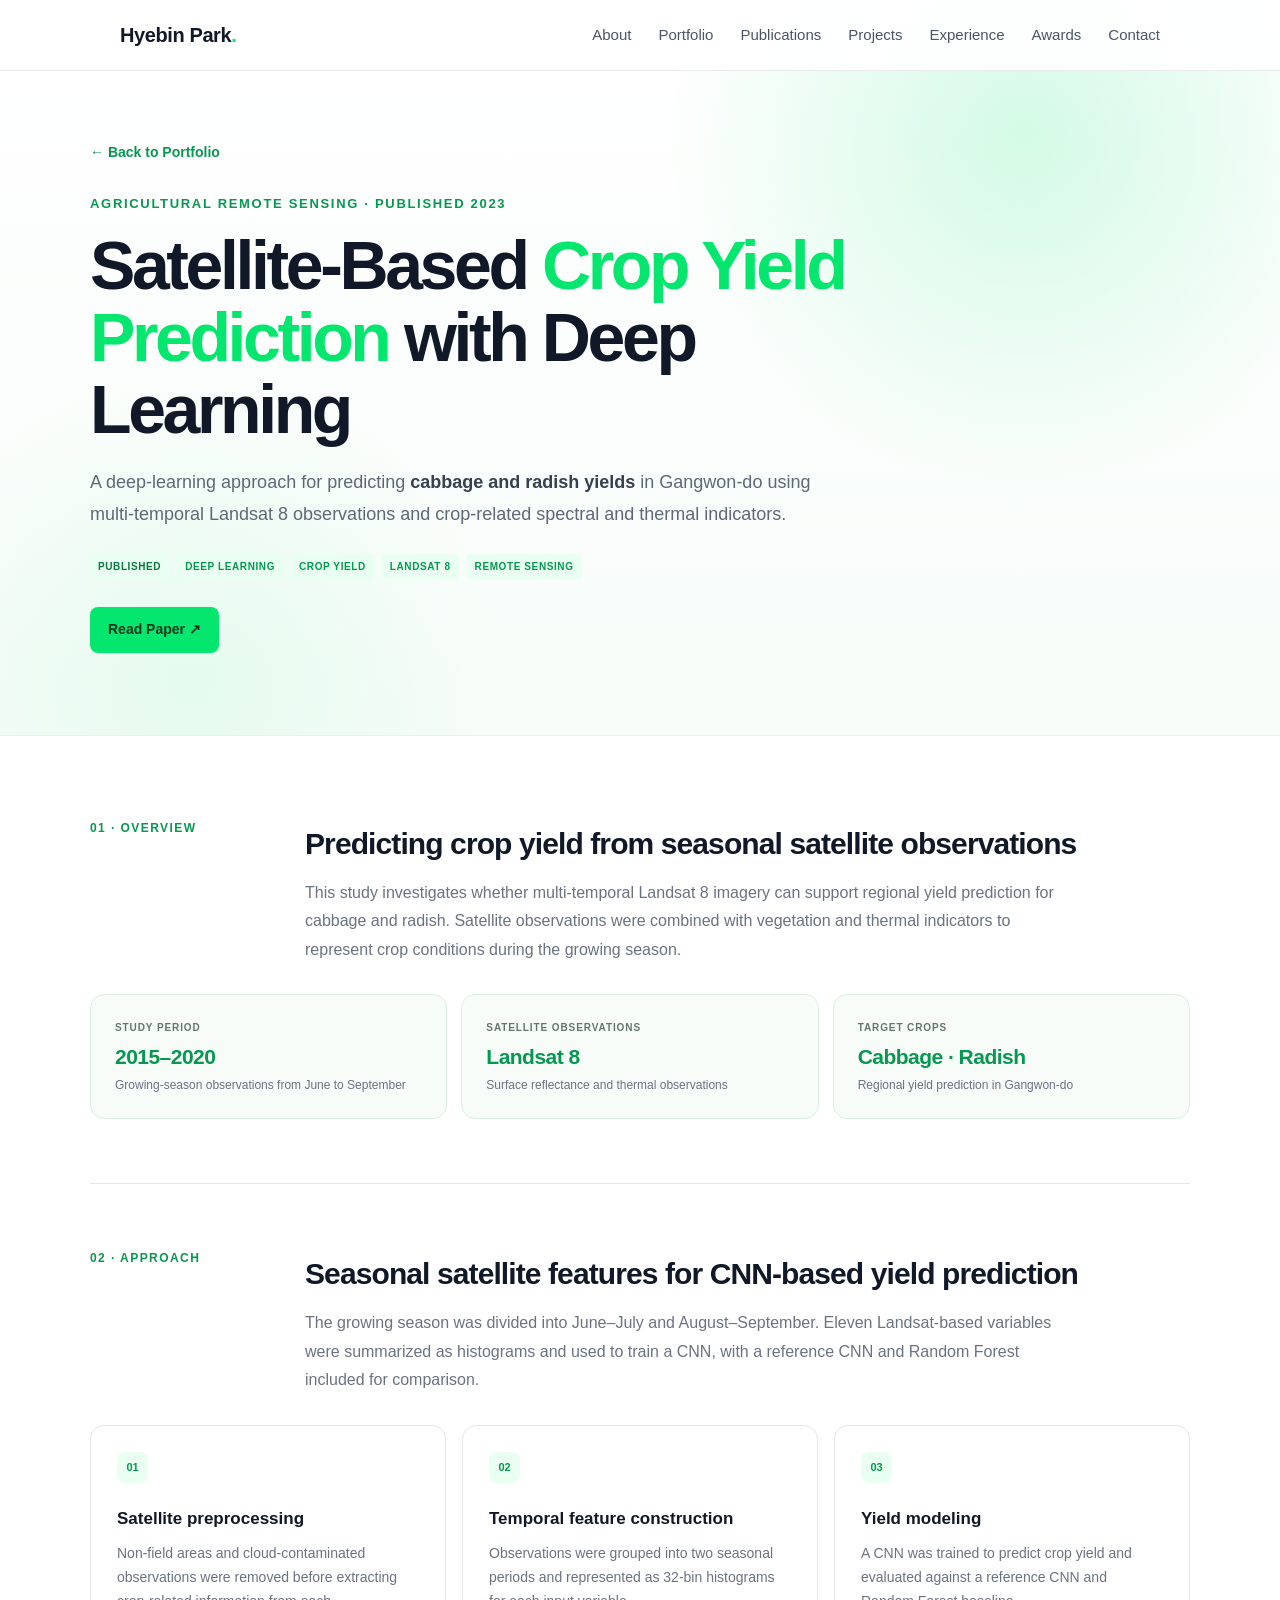
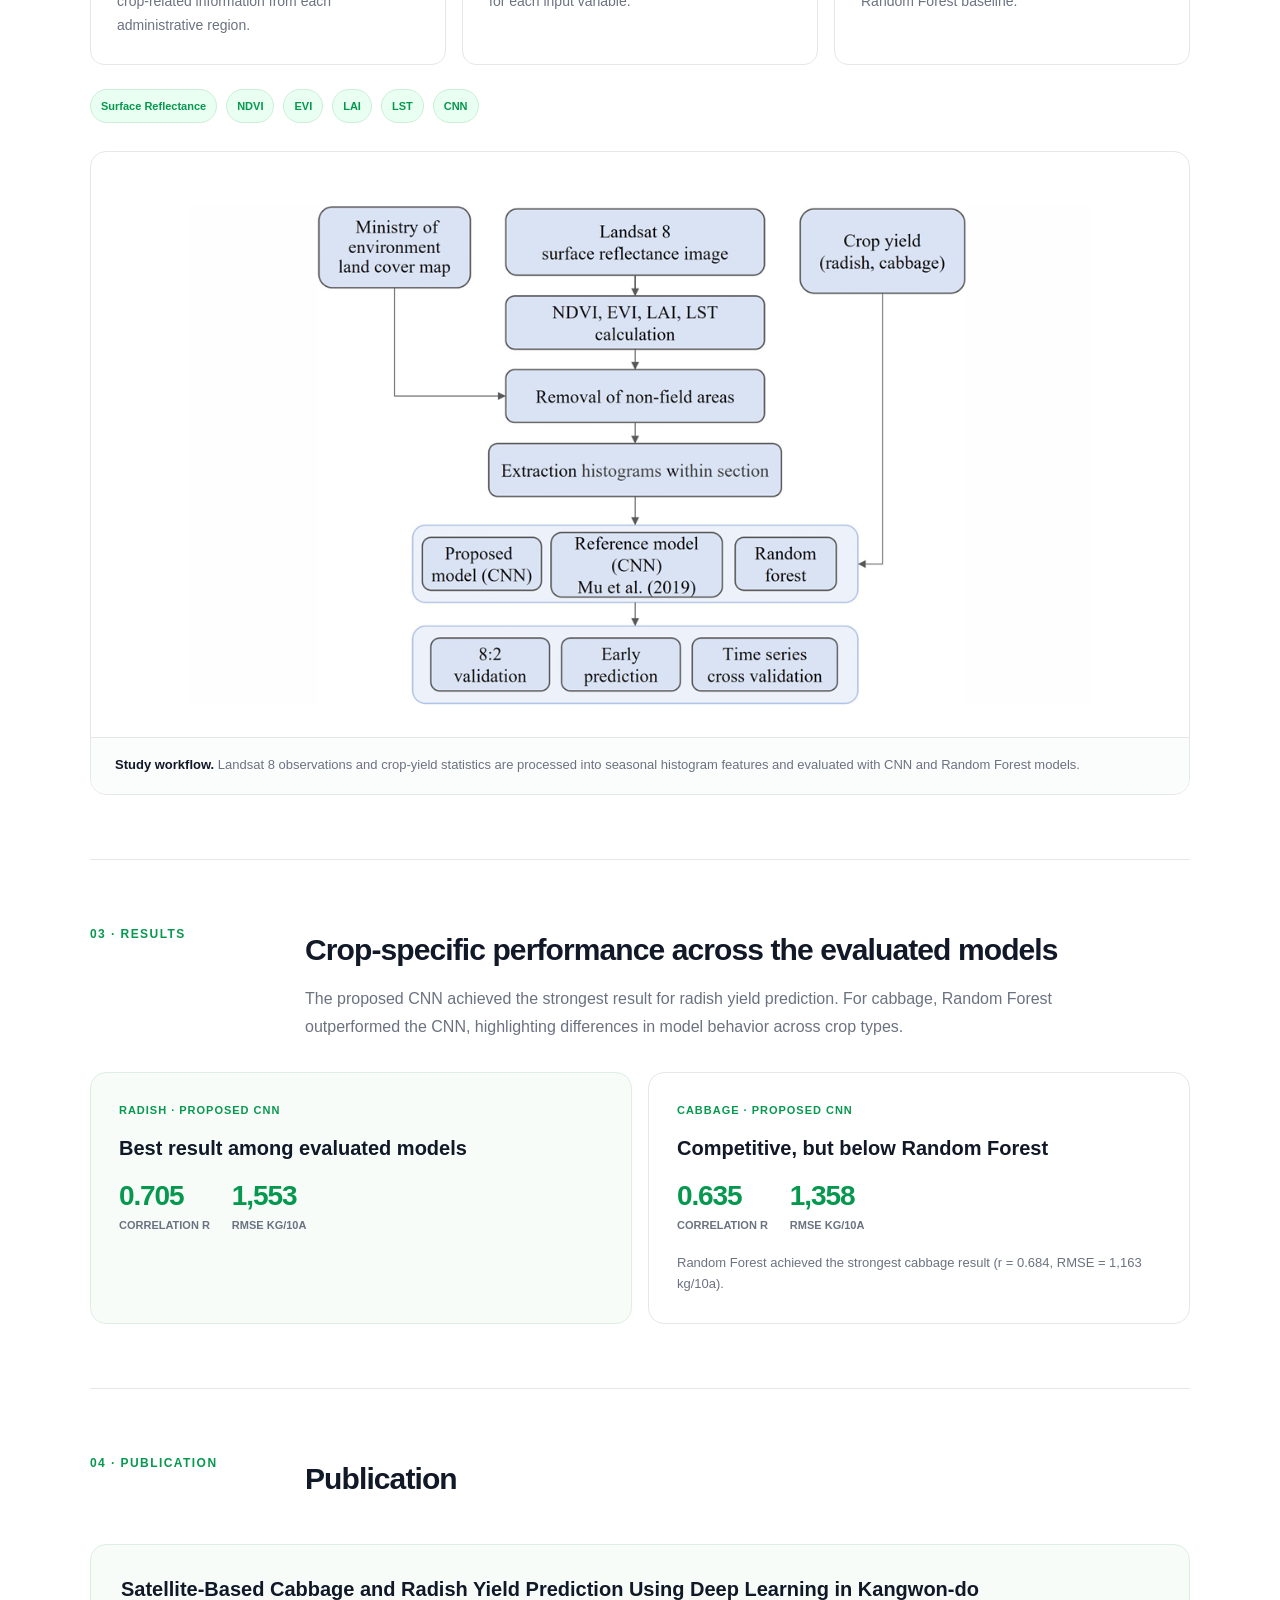
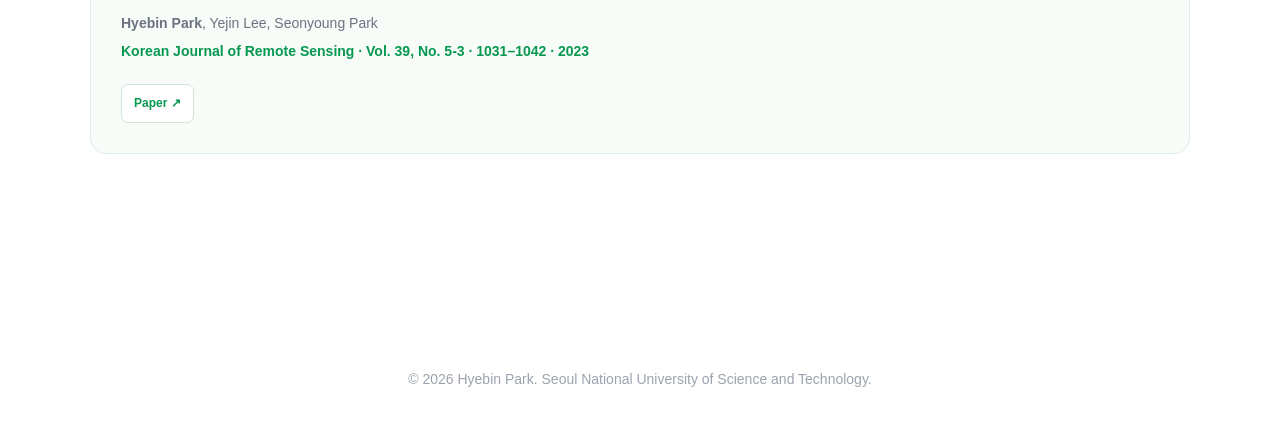
<file: research/crop-yield.html>
<!DOCTYPE html>
<html lang="en">
<head>
  <meta charset="UTF-8">
  <meta name="viewport" content="width=device-width, initial-scale=1.0">
  <title>Crop Yield Prediction | Hyebin Park</title>
  <meta
    name="description"
    content="Research portfolio page for satellite-based cabbage and radish yield prediction using Landsat 8 and deep learning."
  >

  <link rel="stylesheet" href="../portfolio.css?v=20260826-6">

  <style>
    .crop-hero {
      padding: 138px 30px 82px;
      overflow: hidden;
      background:
        radial-gradient(circle at 80% 18%, rgba(5,230,110,.17), transparent 30%),
        radial-gradient(circle at 15% 92%, rgba(5,230,110,.08), transparent 24%),
        linear-gradient(180deg, #ffffff 0%, var(--green-pale) 100%);
      border-bottom: 1px solid #e8f1eb;
    }

    .crop-hero-inner,
    .research-wrap {
      max-width: 1100px;
      margin: auto;
    }

    .crop-hero-inner > div { max-width: 820px; }

    .back-link {
      display: inline-flex;
      margin-bottom: 28px;
      color: var(--green-dark);
      text-decoration: none;
      font-size: 14px;
      font-weight: 700;
    }

    .back-link:hover { color: var(--green-hover); }

    .crop-kicker {
      margin-bottom: 14px;
      color: var(--green-dark);
      font-size: 13px;
      font-weight: 800;
      letter-spacing: .13em;
      text-transform: uppercase;
    }

    .crop-title {
      max-width: 800px;
      margin-bottom: 22px;
      color: var(--ink);
      font-size: clamp(42px, 6vw, 68px);
      line-height: 1.06;
      letter-spacing: -.05em;
    }

    .crop-title span { color: var(--green); }

    .crop-lead {
      max-width: 760px;
      color: #5f6876;
      font-size: 18px;
      line-height: 1.75;
    }

    .crop-lead strong {
      color: #374151;
      font-weight: 700;
    }

    .crop-meta {
      display: flex;
      flex-wrap: wrap;
      gap: 8px;
      margin-top: 24px;
    }

    .paper-button {
      display: inline-flex;
      align-items: center;
      gap: 7px;
      margin-top: 28px;
      padding: 11px 18px;
      color: #07351F;
      background: var(--green);
      border-radius: 8px;
      text-decoration: none;
      font-size: 14px;
      font-weight: 750;
      transition: .2s;
    }

    .paper-button:hover {
      color: #fff;
      background: var(--green-hover);
      transform: translateY(-2px);
    }

    .research-main { padding: 82px 30px 110px; }

    .detail-section {
      padding-bottom: 64px;
      margin-bottom: 64px;
      border-bottom: 1px solid var(--line);
    }

    .detail-section:last-child {
      margin-bottom: 0;
      border-bottom: 0;
    }

    .detail-section-head {
      display: grid;
      grid-template-columns: 170px minmax(0, 1fr);
      gap: 45px;
      margin-bottom: 30px;
    }

    .detail-index {
      color: var(--green-dark);
      font-size: 12px;
      font-weight: 800;
      letter-spacing: .12em;
      text-transform: uppercase;
    }

    .detail-heading h2 {
      margin-bottom: 10px;
      color: var(--ink);
      font-size: 30px;
      letter-spacing: -.03em;
    }

    .detail-heading p {
      max-width: 760px;
      color: var(--muted);
      font-size: 16px;
      line-height: 1.78;
    }

    .metric-grid {
      display: grid;
      grid-template-columns: repeat(3, 1fr);
      gap: 14px;
    }

    .metric-card {
      padding: 24px;
      background: var(--green-pale);
      border: 1px solid var(--green-line);
      border-radius: 14px;
    }

    .metric-label {
      margin-bottom: 8px;
      color: #66766c;
      font-size: 10px;
      font-weight: 800;
      letter-spacing: .09em;
      text-transform: uppercase;
    }

    .metric-value {
      color: var(--green-dark);
      font-size: 30px;
      font-weight: 800;
      letter-spacing: -.04em;
    }

    .metric-value.metric-text {
      font-size: 21px;
      line-height: 1.25;
      letter-spacing: -.025em;
    }

    .metric-note {
      margin-top: 5px;
      color: var(--muted);
      font-size: 12px;
      line-height: 1.55;
    }

    .approach-grid {
      display: grid;
      grid-template-columns: repeat(3, 1fr);
      gap: 16px;
    }

    .approach-card {
      padding: 26px;
      background: #fff;
      border: 1px solid var(--line);
      border-radius: 14px;
    }

    .approach-step {
      display: inline-flex;
      align-items: center;
      justify-content: center;
      width: 31px;
      height: 31px;
      margin-bottom: 22px;
      color: var(--green-dark);
      background: var(--green-soft);
      border-radius: 8px;
      font-size: 11px;
      font-weight: 800;
    }

    .approach-card h3 {
      margin-bottom: 9px;
      color: var(--ink);
      font-size: 17px;
    }

    .approach-card p {
      color: var(--muted);
      font-size: 14px;
      line-height: 1.7;
    }

    .input-row {
      display: flex;
      flex-wrap: wrap;
      gap: 9px;
      margin-top: 24px;
    }

    .input-pill {
      padding: 7px 10px;
      color: var(--green-dark);
      background: var(--green-soft);
      border: 1px solid #ccefd9;
      border-radius: 999px;
      font-size: 11px;
      font-weight: 750;
    }

    .figure-card {
      margin-top: 28px;
      overflow: hidden;
      background: #fff;
      border: 1px solid var(--line);
      border-radius: 16px;
    }

    .figure-card img {
      width: calc(100% - 64px);
      max-width: 900px;
      height: auto;
      display: block;
      margin: 30px auto 24px;
      object-fit: contain;
      background: #fff;
    }

    .figure-caption {
      padding: 16px 24px 18px;
      color: var(--muted);
      font-size: 13px;
      line-height: 1.65;
      border-top: 1px solid var(--line);
      background: #fbfdfc;
    }

    .figure-caption strong { color: var(--ink); }

    .result-grid {
      display: grid;
      grid-template-columns: repeat(2, 1fr);
      gap: 16px;
    }

    .result-card {
      padding: 28px;
      background: #fff;
      border: 1px solid var(--line);
      border-radius: 16px;
    }

    .result-card.best {
      background: var(--green-pale);
      border-color: var(--green-line);
    }

    .result-label {
      margin-bottom: 12px;
      color: var(--green-dark);
      font-size: 11px;
      font-weight: 800;
      letter-spacing: .09em;
      text-transform: uppercase;
    }

    .result-card h3 {
      margin-bottom: 16px;
      color: var(--ink);
      font-size: 20px;
    }

    .result-values {
      display: flex;
      flex-wrap: wrap;
      gap: 22px;
    }

    .result-values strong {
      display: block;
      color: var(--green-dark);
      font-size: 28px;
      line-height: 1.1;
      letter-spacing: -.04em;
    }

    .result-values span {
      display: block;
      margin-top: 4px;
      color: var(--muted);
      font-size: 11px;
      font-weight: 700;
      text-transform: uppercase;
    }

    .result-note {
      margin-top: 17px;
      color: var(--muted);
      font-size: 13px;
      line-height: 1.65;
    }

    .publication-box {
      padding: 30px;
      background: var(--green-pale);
      border: 1px solid var(--green-line);
      border-radius: 16px;
    }

    .publication-box h3 {
      margin-bottom: 8px;
      color: var(--ink);
      font-size: 20px;
      line-height: 1.45;
    }

    .publication-authors {
      color: var(--muted);
      font-size: 14px;
      line-height: 1.7;
    }

    .publication-journal {
      margin-top: 5px;
      color: var(--green-dark);
      font-size: 14px;
      font-weight: 700;
    }

    .publication-links {
      display: flex;
      flex-wrap: wrap;
      gap: 10px;
      margin-top: 20px;
    }

    .publication-links a {
      padding: 8px 12px;
      color: var(--green-dark);
      background: #fff;
      border: 1px solid #cfe6d8;
      border-radius: 7px;
      text-decoration: none;
      font-size: 12px;
      font-weight: 750;
    }

    .publication-links a:hover { border-color: var(--green-dark); }

    @media (max-width: 900px) {
      .metric-grid,
      .approach-grid { grid-template-columns: 1fr; }

      .result-grid { grid-template-columns: 1fr; }

      .detail-section-head {
        grid-template-columns: 1fr;
        gap: 8px;
      }
    }

    @media (max-width: 600px) {
      .crop-hero { padding: 115px 22px 65px; }
      .crop-title { font-size: 42px; }
      .crop-lead { font-size: 16px; }
      .research-main { padding: 65px 22px 90px; }

      .detail-section {
        padding-bottom: 52px;
        margin-bottom: 52px;
      }

      .figure-card img {
        width: calc(100% - 28px);
        margin: 18px auto 16px;
      }
    }
  </style>
</head>

<body>

  <nav class="site-nav">
    <div class="nav-inner">
      <a class="logo" href="../index.html">
        Hyebin Park<span class="logo-dot">.</span>
      </a>

      <ul class="nav-links">
        <li><a href="../index.html#about">About</a></li>
        <li><a href="../portfolio.html">Portfolio</a></li>
        <li><a href="../index.html#publications">Publications</a></li>
        <li><a href="../index.html#projects">Projects</a></li>
        <li><a href="../index.html#education">Experience</a></li>
        <li><a href="../index.html#awards">Awards</a></li>
        <li><a href="../index.html#contact">Contact</a></li>
      </ul>
    </div>
  </nav>

  <header class="crop-hero">
    <div class="crop-hero-inner">
      <div>
        <a class="back-link" href="../portfolio.html">← Back to Portfolio</a>

        <div class="crop-kicker">
          Agricultural Remote Sensing · Published 2023
        </div>

        <h1 class="crop-title">
          Satellite-Based <span>Crop Yield Prediction</span>
          with Deep Learning
        </h1>

        <p class="crop-lead">
          A deep-learning approach for predicting <strong>cabbage and radish yields</strong>
          in Gangwon-do using multi-temporal Landsat 8 observations and
          crop-related spectral and thermal indicators.
        </p>

        <div class="crop-meta">
          <span class="badge published">Published</span>
          <span class="badge">Deep Learning</span>
          <span class="badge">Crop Yield</span>
          <span class="badge">Landsat 8</span>
          <span class="badge">Remote Sensing</span>
        </div>

        <a
          class="paper-button"
          href="https://doi.org/10.7780/kjrs.2023.39.5.3.11"
          target="_blank"
          rel="noopener noreferrer">
          Read Paper ↗
        </a>
      </div>
    </div>
  </header>

  <main class="research-main">
    <div class="research-wrap">

      <section class="detail-section">
        <div class="detail-section-head">
          <div class="detail-index">01 · Overview</div>
          <div class="detail-heading">
            <h2>Predicting crop yield from seasonal satellite observations</h2>
            <p>
              This study investigates whether multi-temporal Landsat 8 imagery
              can support regional yield prediction for cabbage and radish.
              Satellite observations were combined with vegetation and thermal
              indicators to represent crop conditions during the growing season.
            </p>
          </div>
        </div>

        <div class="metric-grid">
          <div class="metric-card">
            <div class="metric-label">Study period</div>
            <div class="metric-value metric-text">2015–2020</div>
            <div class="metric-note">Growing-season observations from June to September</div>
          </div>

          <div class="metric-card">
            <div class="metric-label">Satellite observations</div>
            <div class="metric-value metric-text">Landsat 8</div>
            <div class="metric-note">Surface reflectance and thermal observations</div>
          </div>

          <div class="metric-card">
            <div class="metric-label">Target crops</div>
            <div class="metric-value metric-text">Cabbage · Radish</div>
            <div class="metric-note">Regional yield prediction in Gangwon-do</div>
          </div>
        </div>
      </section>

      <section class="detail-section">
        <div class="detail-section-head">
          <div class="detail-index">02 · Approach</div>
          <div class="detail-heading">
            <h2>Seasonal satellite features for CNN-based yield prediction</h2>
            <p>
              The growing season was divided into June–July and August–September.
              Eleven Landsat-based variables were summarized as histograms and
              used to train a CNN, with a reference CNN and Random Forest included
              for comparison.
            </p>
          </div>
        </div>

        <div class="approach-grid">
          <div class="approach-card">
            <span class="approach-step">01</span>
            <h3>Satellite preprocessing</h3>
            <p>
              Non-field areas and cloud-contaminated observations were removed
              before extracting crop-related information from each administrative region.
            </p>
          </div>

          <div class="approach-card">
            <span class="approach-step">02</span>
            <h3>Temporal feature construction</h3>
            <p>
              Observations were grouped into two seasonal periods and represented
              as 32-bin histograms for each input variable.
            </p>
          </div>

          <div class="approach-card">
            <span class="approach-step">03</span>
            <h3>Yield modeling</h3>
            <p>
              A CNN was trained to predict crop yield and evaluated against a
              reference CNN and Random Forest baseline.
            </p>
          </div>
        </div>

        <div class="input-row">
          <span class="input-pill">Surface Reflectance</span>
          <span class="input-pill">NDVI</span>
          <span class="input-pill">EVI</span>
          <span class="input-pill">LAI</span>
          <span class="input-pill">LST</span>
          <span class="input-pill">CNN</span>
        </div>

        <div class="figure-card">
          <img
            src="image/crop_yield/Workflow.png"
            alt="Graphical abstract of cabbage and radish yield prediction"
            loading="lazy">
          <div class="figure-caption">
            <strong>Study workflow.</strong>
            Landsat 8 observations and crop-yield statistics are processed into
            seasonal histogram features and evaluated with CNN and Random Forest models.
          </div>
        </div>
      </section>

      <section class="detail-section">
        <div class="detail-section-head">
          <div class="detail-index">03 · Results</div>
          <div class="detail-heading">
            <h2>Crop-specific performance across the evaluated models</h2>
            <p>
              The proposed CNN achieved the strongest result for radish yield prediction.
              For cabbage, Random Forest outperformed the CNN, highlighting differences
              in model behavior across crop types.
            </p>
          </div>
        </div>

        <div class="result-grid">
          <div class="result-card best">
            <div class="result-label">Radish · Proposed CNN</div>
            <h3>Best result among evaluated models</h3>
            <div class="result-values">
              <div>
                <strong>0.705</strong>
                <span>Correlation r</span>
              </div>
              <div>
                <strong>1,553</strong>
                <span>RMSE kg/10a</span>
              </div>
            </div>
          </div>

          <div class="result-card">
            <div class="result-label">Cabbage · Proposed CNN</div>
            <h3>Competitive, but below Random Forest</h3>
            <div class="result-values">
              <div>
                <strong>0.635</strong>
                <span>Correlation r</span>
              </div>
              <div>
                <strong>1,358</strong>
                <span>RMSE kg/10a</span>
              </div>
            </div>
            <p class="result-note">
              Random Forest achieved the strongest cabbage result
              (r = 0.684, RMSE = 1,163 kg/10a).
            </p>
          </div>
        </div>
      </section>

      <section class="detail-section">
        <div class="detail-section-head">
          <div class="detail-index">04 · Publication</div>
          <div class="detail-heading">
            <h2>Publication</h2>
          </div>
        </div>

        <div class="publication-box">
          <h3>
            Satellite-Based Cabbage and Radish Yield Prediction Using
            Deep Learning in Kangwon-do
          </h3>

          <div class="publication-authors">
            <strong>Hyebin Park</strong>, Yejin Lee, Seonyoung Park
          </div>

          <div class="publication-journal">
            Korean Journal of Remote Sensing · Vol. 39, No. 5-3 · 1031–1042 · 2023
          </div>

          <div class="publication-links">
            <a
              href="https://doi.org/10.7780/kjrs.2023.39.5.3.11"
              target="_blank"
              rel="noopener noreferrer">
              Paper ↗
            </a>
          </div>
        </div>
      </section>

    </div>
  </main>

  <footer class="site-footer">
    © 2026 Hyebin Park. Seoul National University of Science and Technology.
  </footer>

</body>
</html>
</file>
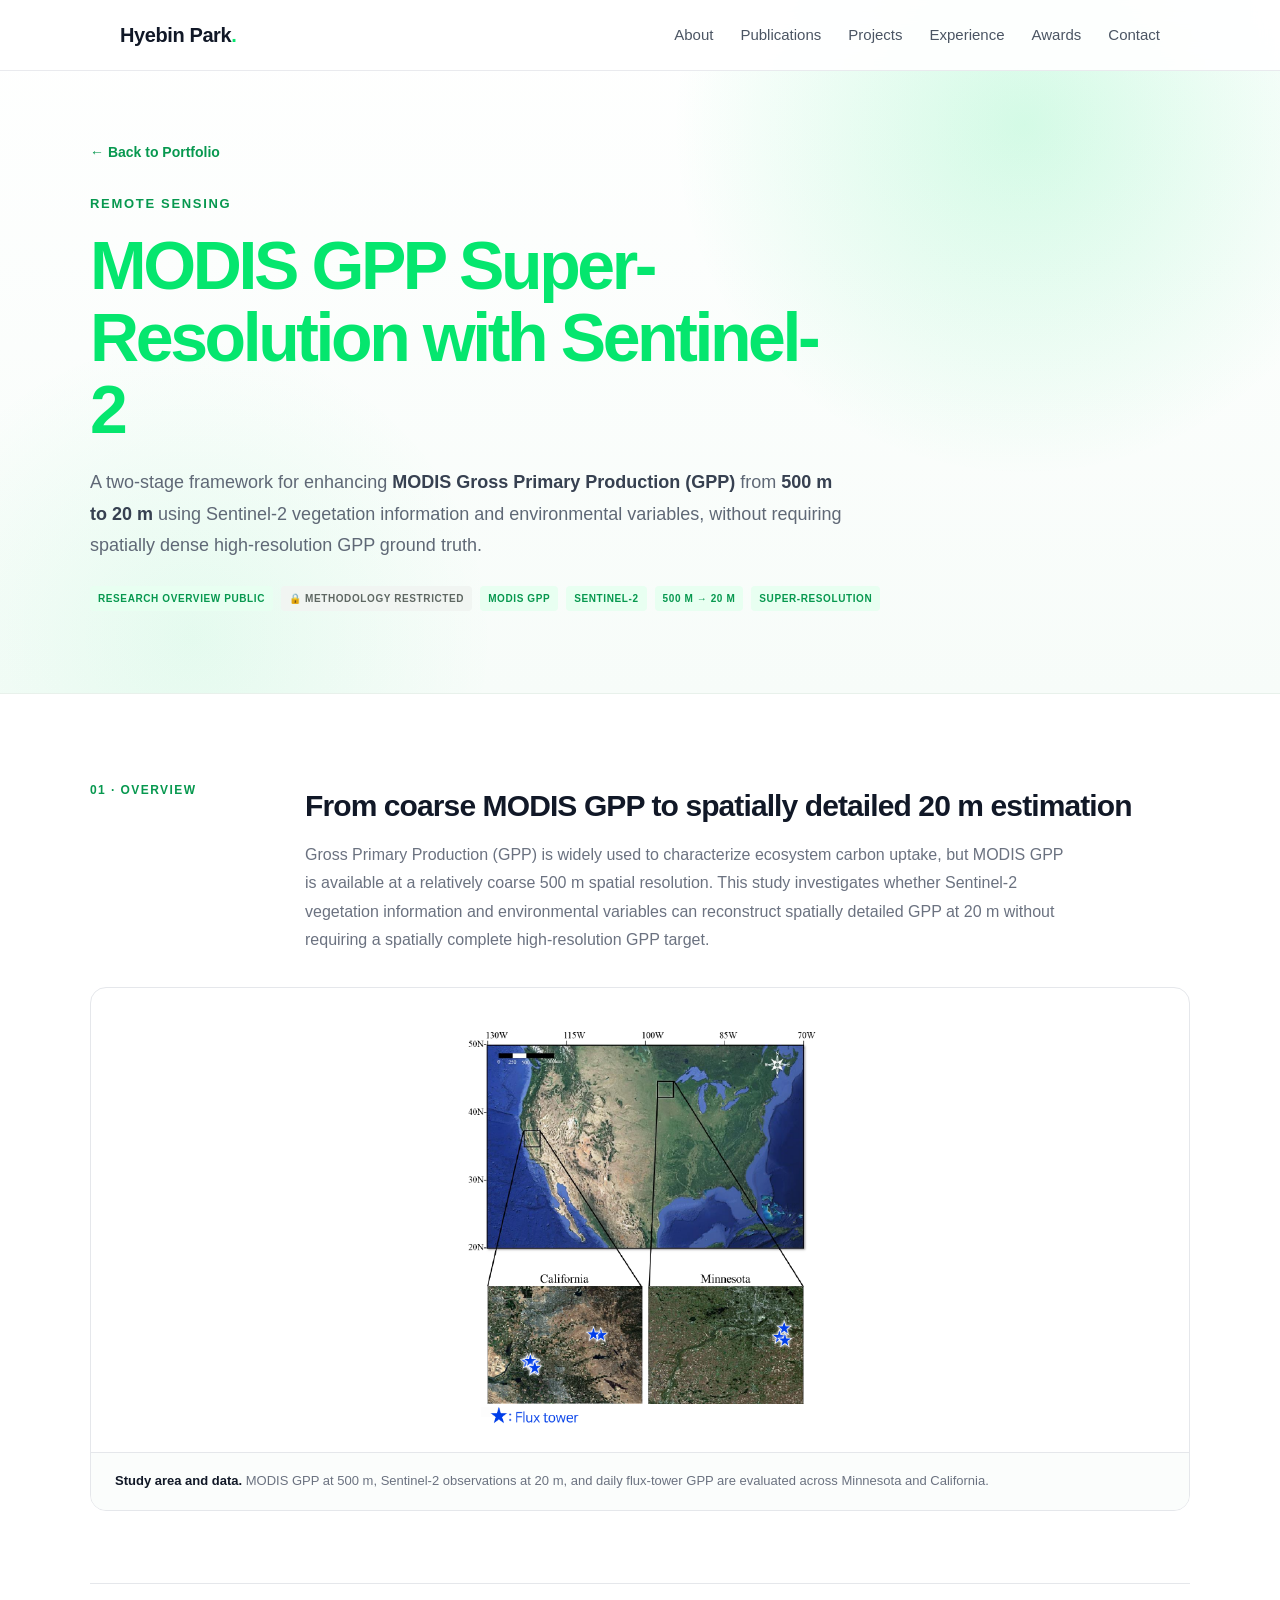
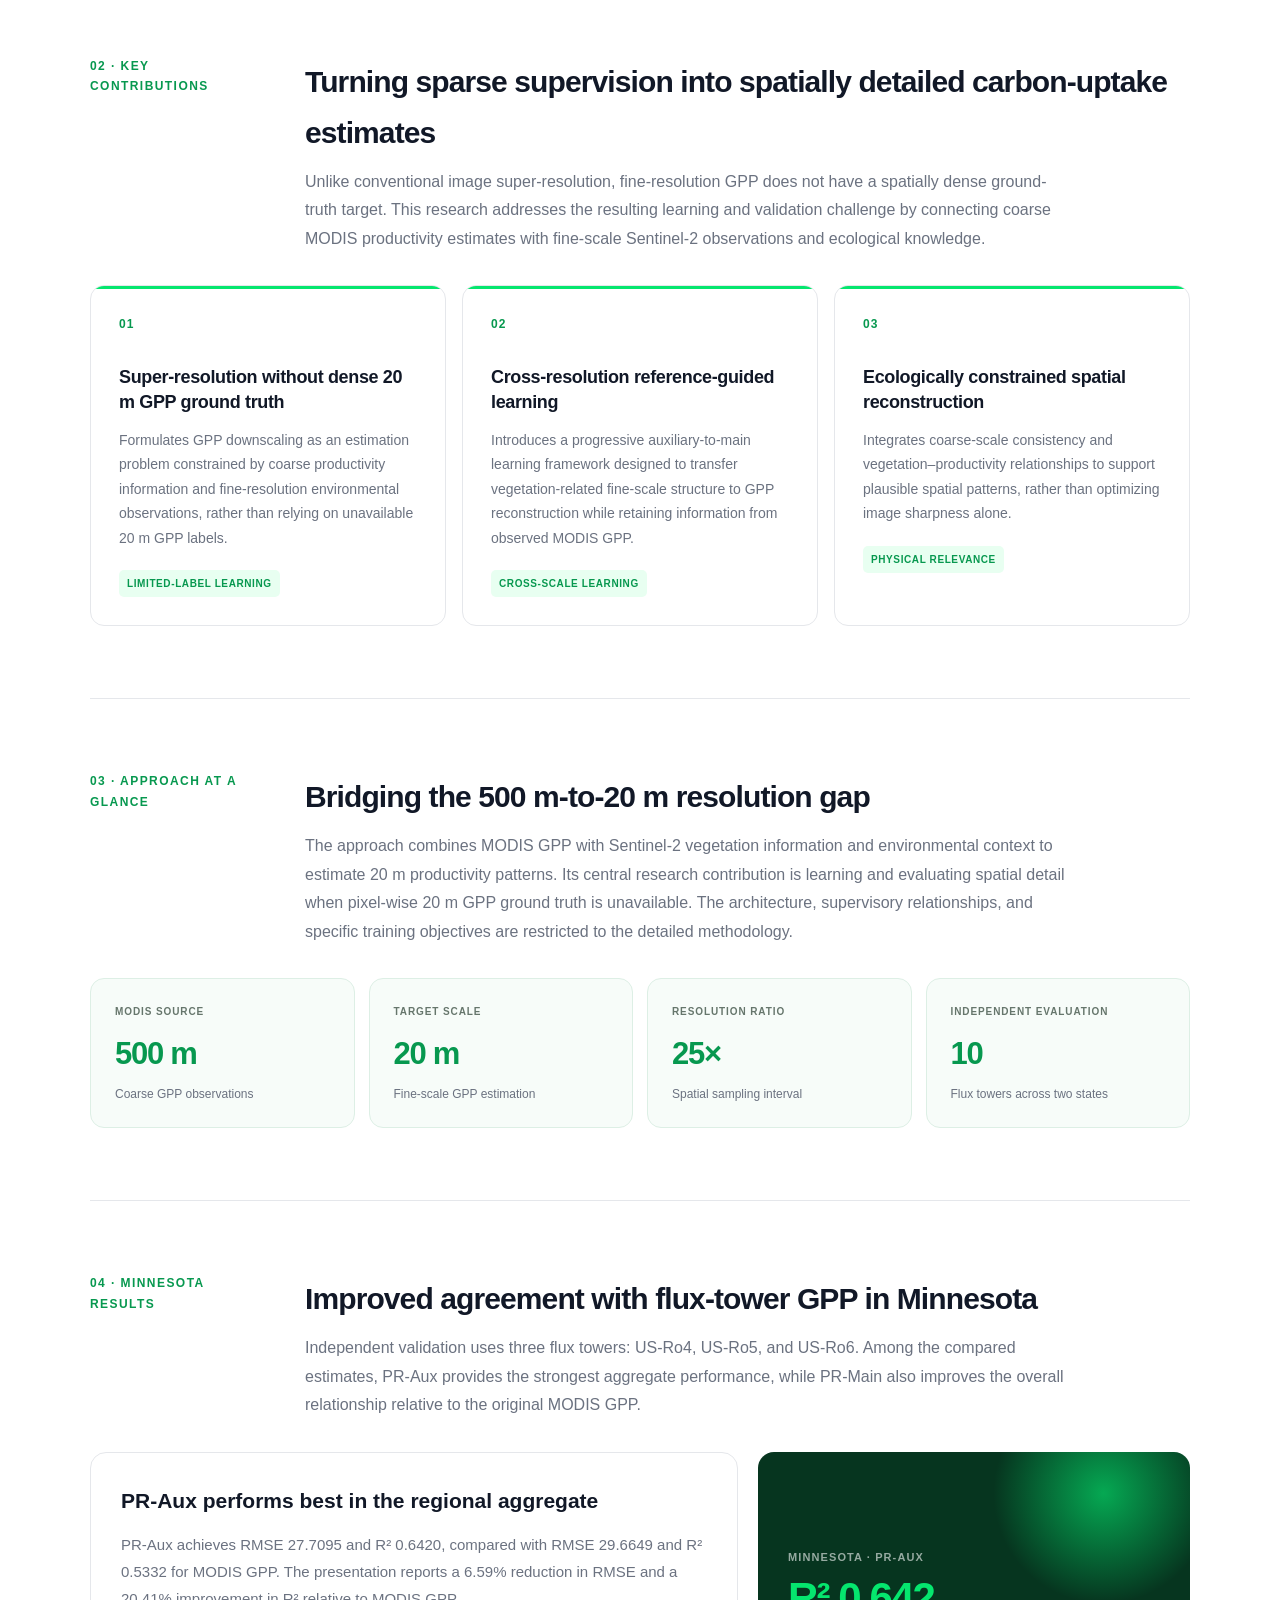
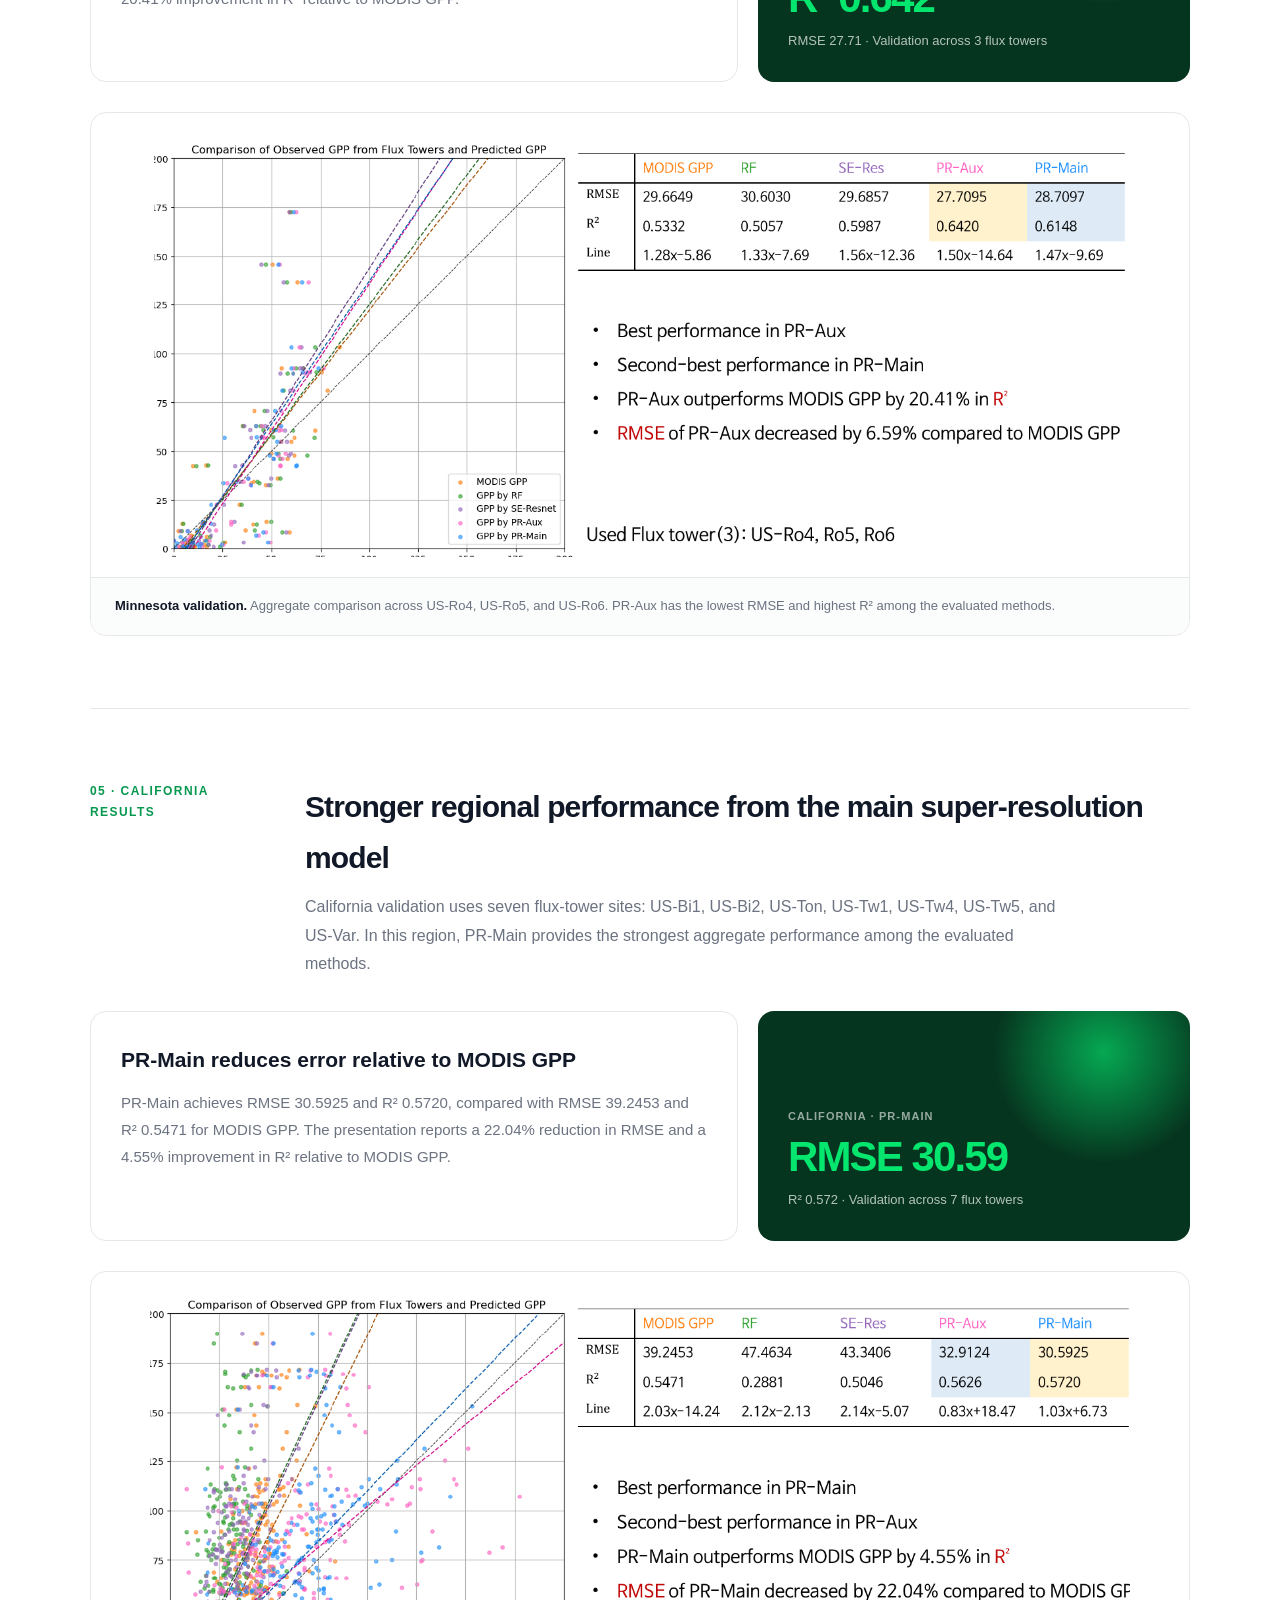
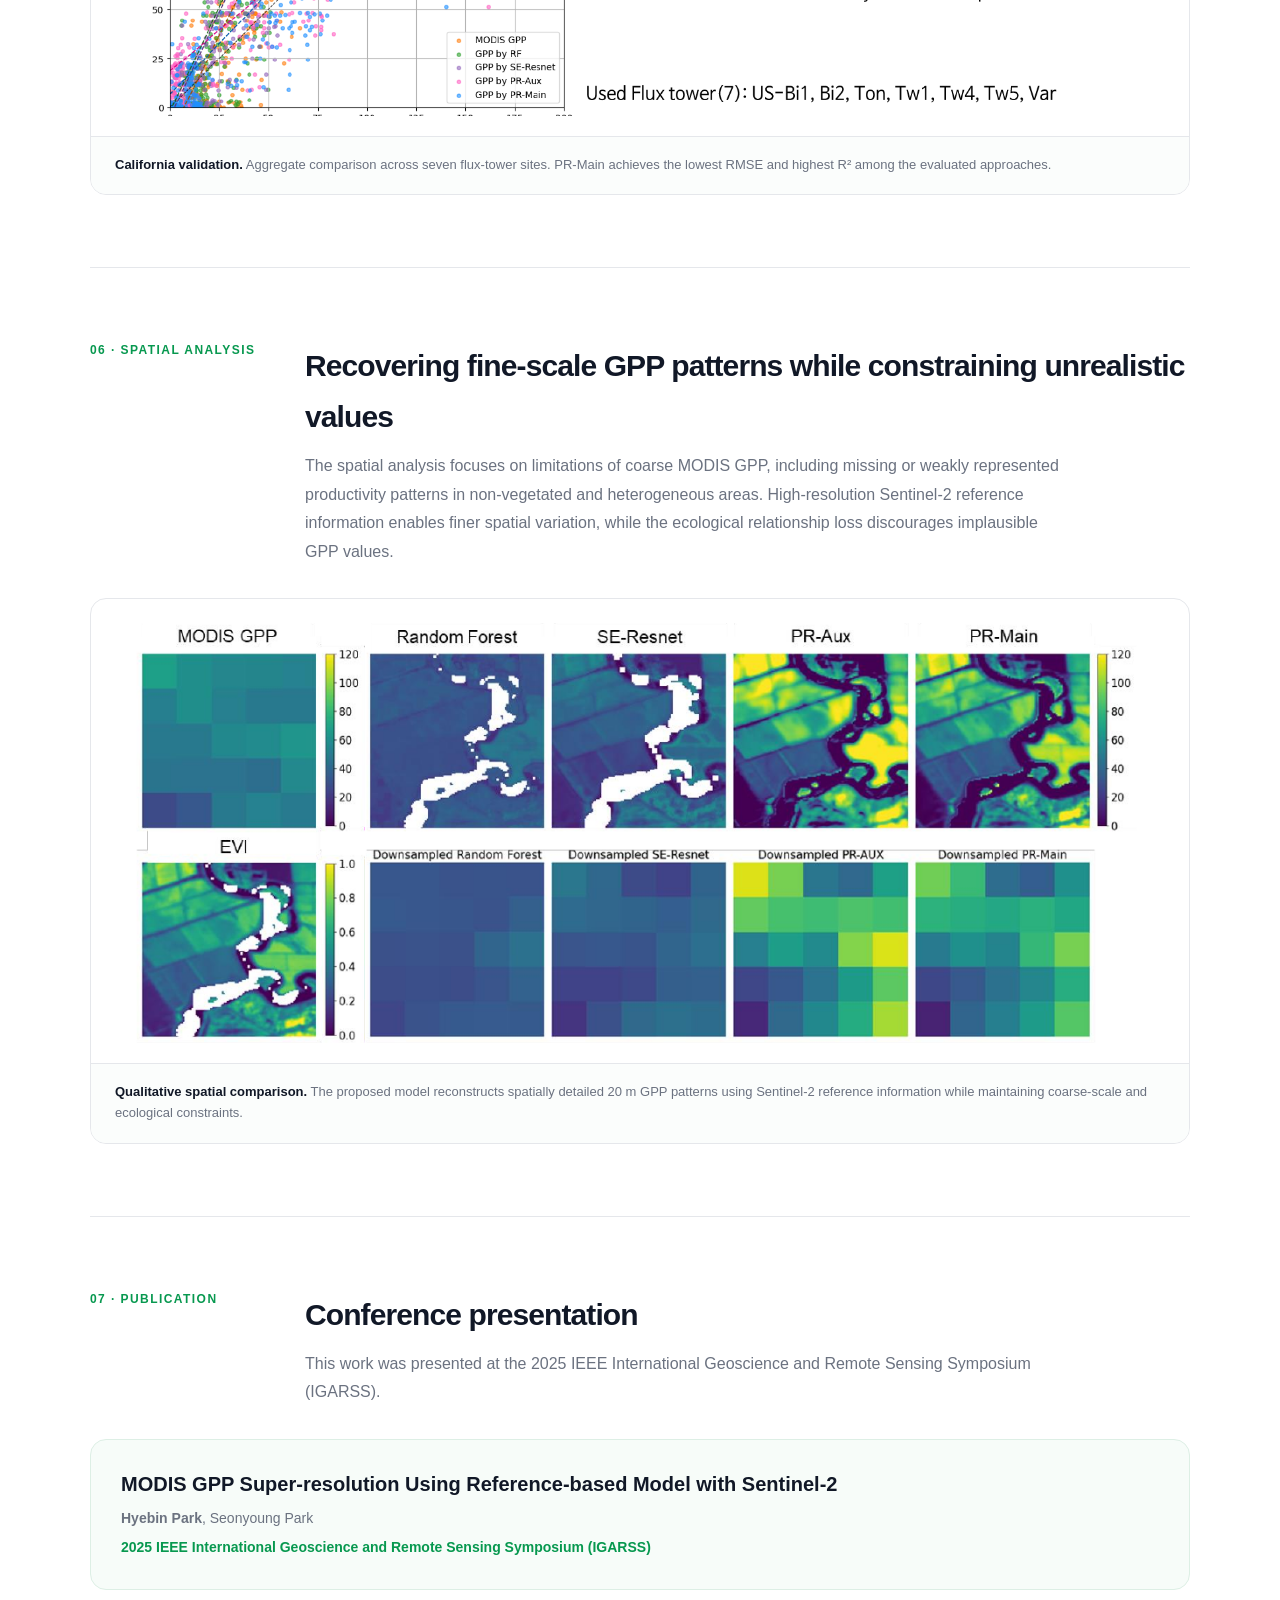
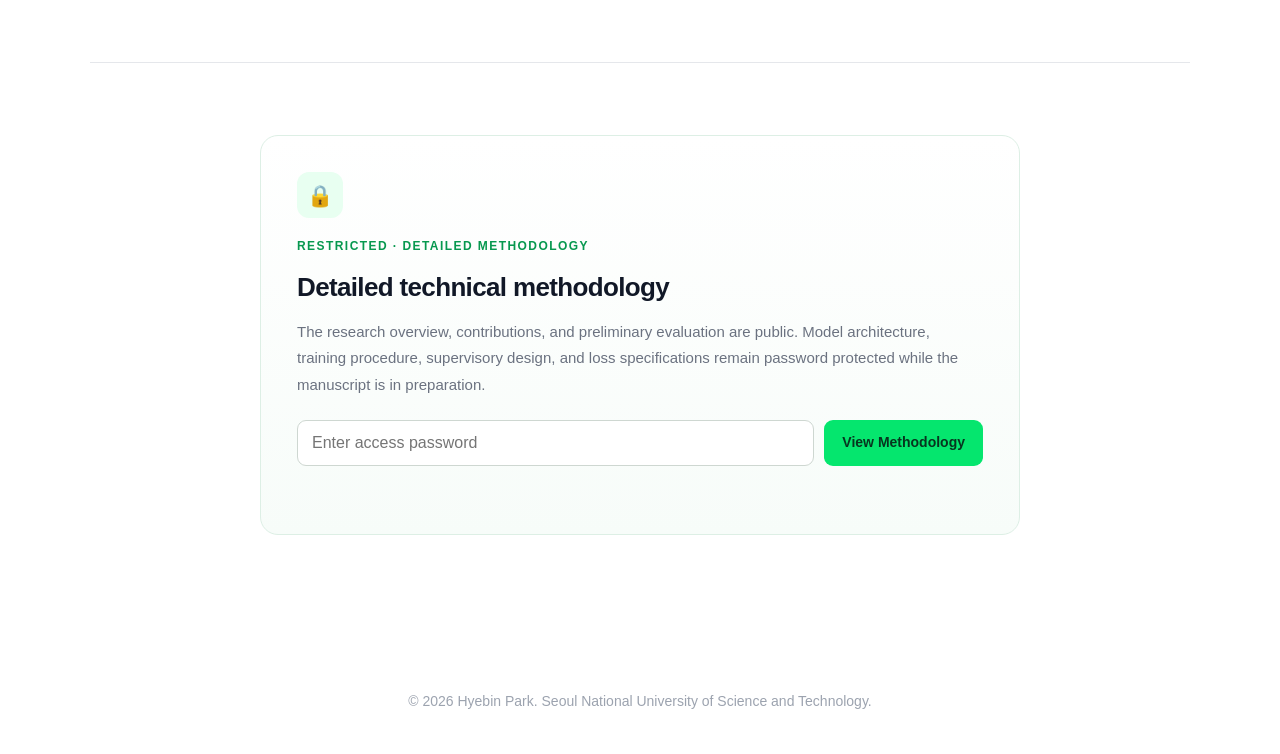
<file: research/gpp-sr.html>
<!DOCTYPE html>
<html lang="en">
<head>
  <meta charset="UTF-8">
  <meta name="viewport" content="width=device-width, initial-scale=1.0">

  <title>MODIS GPP Super-Resolution with Sentinel-2 | Hyebin Park</title>
  <meta
    name="description"
    content="Research portfolio page for MODIS GPP super-resolution from 500 m to 20 m using Sentinel-2 observations and a two-stage auxiliary/main learning framework."
  >

  <link rel="stylesheet" href="../portfolio.css?v=20260826-6">

  <style>
    .k3-hero {
      padding: 138px 30px 82px;
      overflow: hidden;
      background:
        radial-gradient(circle at 80% 18%, rgba(5,230,110,.17), transparent 30%),
        radial-gradient(circle at 15% 92%, rgba(5,230,110,.08), transparent 24%),
        linear-gradient(180deg, #ffffff 0%, var(--green-pale) 100%);
      border-bottom: 1px solid #e8f1eb;
    }


    .k3-hero-grid {
      max-width: 1100px;
      margin: auto;
    }
    
    .k3-hero-grid > div {
      max-width: 820px;
    }

    .back-link {
      display: inline-flex;
      margin-bottom: 28px;
      color: var(--green-dark);
      text-decoration: none;
      font-size: 14px;
      font-weight: 700;
    }

    .back-link:hover { color: var(--green-hover); }

    .k3-kicker {
      margin-bottom: 14px;
      color: var(--green-dark);
      font-size: 13px;
      font-weight: 800;
      letter-spacing: .13em;
      text-transform: uppercase;
    }

    .k3-title {
      max-width: 760px;
      margin-bottom: 22px;
      color: var(--ink);
      font-size: clamp(42px, 6vw, 68px);
      line-height: 1.06;
      letter-spacing: -.05em;
    }

    .k3-title span { color: var(--green); }

    .k3-lead {
      max-width: 760px;
      color: #5f6876;
      font-size: 18px;
      line-height: 1.75;
    }

    .k3-lead strong {
      color: #374151;
      font-weight: 700;
    }

    .k3-meta {
      display: flex;
      flex-wrap: wrap;
      gap: 8px;
      margin-top: 24px;
    }

    .research-main { padding: 86px 30px 115px; }
    .research-wrap { max-width: 1100px; margin: auto; }

    .detail-section {
      padding: 0 0 72px;
      margin-bottom: 72px;
      border-bottom: 1px solid var(--line);
    }

    .detail-section:last-child {
      margin-bottom: 0;
      border-bottom: 0;
    }

    .detail-section-head {
      display: grid;
      grid-template-columns: 170px minmax(0, 1fr);
      gap: 45px;
      margin-bottom: 32px;
    }

    .detail-index {
      color: var(--green-dark);
      font-size: 12px;
      font-weight: 800;
      letter-spacing: .12em;
      text-transform: uppercase;
    }

    .detail-heading h2 {
      margin-bottom: 10px;
      color: var(--ink);
      font-size: 30px;
      letter-spacing: -.03em;
    }

    .detail-heading p {
      max-width: 760px;
      color: var(--muted);
      font-size: 16px;
      line-height: 1.78;
    }

    .metric-grid {
      display: grid;
      grid-template-columns: repeat(4, 1fr);
      gap: 14px;
    }

    .metric-card {
      padding: 24px;
      background: var(--green-pale);
      border: 1px solid var(--green-line);
      border-radius: 14px;
    }

    .metric-label {
      margin-bottom: 8px;
      color: #66766c;
      font-size: 10px;
      font-weight: 800;
      letter-spacing: .09em;
      text-transform: uppercase;
    }

    .metric-value {
      color: var(--green-dark);
      font-size: 31px;
      font-weight: 800;
      letter-spacing: -.04em;
    }

    .metric-note {
      margin-top: 4px;
      color: var(--muted);
      font-size: 12px;
      line-height: 1.55;
    }

    .contribution-grid {
      display: grid;
      grid-template-columns: repeat(3, 1fr);
      gap: 16px;
    }

    .contribution-card {
      position: relative;
      min-height: 250px;
      padding: 28px;
      overflow: hidden;
      background: #fff;
      border: 1px solid var(--line);
      border-radius: 14px;
      transition: .22s;
    }

    .contribution-card::before {
      content: "";
      position: absolute;
      top: 0;
      left: 0;
      right: 0;
      height: 3px;
      background: var(--green);
    }

    .contribution-card:hover {
      transform: translateY(-3px);
      border-color: #9BF1BE;
      box-shadow: 0 14px 30px rgba(15,23,42,.045);
    }

    .contribution-no {
      display: block;
      margin-bottom: 30px;
      color: var(--green-dark);
      font-size: 12px;
      font-weight: 800;
      letter-spacing: .1em;
    }

    .contribution-card h3 {
      margin-bottom: 12px;
      color: var(--ink);
      font-size: 18px;
      line-height: 1.42;
      letter-spacing: -.02em;
    }

    .contribution-card p {
      color: var(--muted);
      font-size: 14px;
      line-height: 1.75;
    }

    .contribution-keyword {
      display: inline-flex;
      margin-top: 20px;
      padding: 5px 8px;
      color: var(--green-dark);
      background: var(--green-soft);
      border-radius: 5px;
      font-size: 10px;
      font-weight: 800;
      letter-spacing: .06em;
      text-transform: uppercase;
    }

    .framework-grid {
      display: grid;
      grid-template-columns: repeat(3, 1fr);
      gap: 16px;
    }

    .framework-card {
      position: relative;
      min-height: 210px;
      padding: 26px;
      background: #fff;
      border: 1px solid var(--line);
      border-radius: 14px;
    }

    .framework-card::before {
      content: attr(data-step);
      display: inline-flex;
      align-items: center;
      justify-content: center;
      width: 31px;
      height: 31px;
      margin-bottom: 24px;
      color: var(--green-dark);
      background: var(--green-soft);
      border-radius: 8px;
      font-size: 11px;
      font-weight: 800;
    }

    .framework-card h3 {
      margin-bottom: 9px;
      color: var(--ink);
      font-size: 17px;
    }

    .framework-card p {
      color: var(--muted);
      font-size: 14px;
      line-height: 1.7;
    }

    .input-row {
      display: flex;
      flex-wrap: wrap;
      gap: 9px;
      margin-top: 28px;
    }

    .input-pill {
      padding: 7px 10px;
      color: var(--green-dark);
      background: var(--green-soft);
      border: 1px solid #ccefd9;
      border-radius: 999px;
      font-size: 11px;
      font-weight: 750;
    }

    .figure-card {
      margin-top: 30px;
      overflow: hidden;
      background: #fff;
      border: 1px solid var(--line);
      border-radius: 16px;
    }

    /* Keep academic figures slightly inset instead of filling the whole card. */
    .figure-card img {
      width: auto;
      max-width: calc(100% - 64px);
      max-height: 420px;
      height: auto;
      display: block;
      margin: 24px auto 20px;
      object-fit: contain;
      background: #fff;
    }

    .figure-caption {
      padding: 17px 24px 19px;
      color: var(--muted);
      font-size: 13px;
      line-height: 1.65;
      border-top: 1px solid var(--line);
      background: #fbfdfc;
    }

    .figure-caption strong { color: var(--ink); }

    .result-callout {
      display: grid;
      grid-template-columns: 1.2fr .8fr;
      gap: 20px;
      align-items: stretch;
    }

    .result-copy,
    .result-highlight {
      padding: 30px;
      border-radius: 16px;
    }

    .result-copy {
      background: #fff;
      border: 1px solid var(--line);
    }

    .result-copy h3 {
      margin-bottom: 12px;
      color: var(--ink);
      font-size: 21px;
    }

    .result-copy p {
      color: var(--muted);
      font-size: 15px;
      line-height: 1.8;
    }

    .result-highlight {
      display: flex;
      flex-direction: column;
      justify-content: flex-end;
      min-height: 230px;
      color: #fff;
      background:
        radial-gradient(circle at 80% 18%, rgba(5,230,110,.65), transparent 28%),
        var(--green-deep);
    }

    .result-highlight span {
      color: rgba(255,255,255,.58);
      font-size: 11px;
      font-weight: 800;
      letter-spacing: .1em;
      text-transform: uppercase;
    }

    .result-highlight strong {
      margin-top: 10px;
      color: var(--green);
      font-size: 42px;
      line-height: 1.05;
      letter-spacing: -.045em;
    }

    .result-highlight p {
      margin-top: 10px;
      color: rgba(255,255,255,.7);
      font-size: 13px;
      line-height: 1.65;
    }

    .publication-box {
      padding: 30px;
      background: var(--green-pale);
      border: 1px solid var(--green-line);
      border-radius: 16px;
    }

    .publication-box h3 {
      margin-bottom: 8px;
      color: var(--ink);
      font-size: 20px;
      line-height: 1.45;
    }

    .publication-authors {
      color: var(--muted);
      font-size: 14px;
      line-height: 1.7;
    }

    .publication-journal {
      margin-top: 5px;
      color: var(--green-dark);
      font-size: 14px;
      font-weight: 700;
    }

    .publication-links {
      display: flex;
      flex-wrap: wrap;
      gap: 10px;
      margin-top: 20px;
    }

    .publication-links a {
      padding: 8px 12px;
      color: var(--green-dark);
      background: #fff;
      border: 1px solid #cfe6d8;
      border-radius: 7px;
      text-decoration: none;
      font-size: 12px;
      font-weight: 750;
    }

    .publication-links a:hover { border-color: var(--green-dark); }

    @media (max-width: 900px) {
      .k3-hero-grid,
      .result-callout { grid-template-columns: 1fr; }

      .metric-grid { grid-template-columns: repeat(2, 1fr); }
      .contribution-grid,
      .framework-grid { grid-template-columns: 1fr; }

      .detail-section-head {
        grid-template-columns: 1fr;
        gap: 8px;
      }
    }

    @media (max-width: 600px) {
      .k3-hero { padding: 115px 22px 65px; }
      .k3-title { font-size: 42px; }
      .k3-lead { font-size: 16px; }
      .research-main { padding: 65px 22px 90px; }
      .metric-grid { grid-template-columns: 1fr; }

      .detail-section {
        padding-bottom: 55px;
        margin-bottom: 55px;
      }

      .figure-card img {
        width: auto;
        max-width: calc(100% - 28px);
        max-height: 280px;
        margin: 16px auto 14px;
      }
    }
  
    /* ===================================
       Password-protected GPP research content
    ==================================== */

    .protected-gate {
      max-width: 760px;
      margin: 0 auto;
    }

    .lock-panel {
      padding: 36px;
      background:
        linear-gradient(180deg, #ffffff 0%, var(--green-pale) 100%);
      border: 1px solid var(--green-line);
      border-radius: 18px;
    }

    .lock-icon {
      width: 46px;
      height: 46px;
      display: grid;
      place-items: center;
      margin-bottom: 18px;
      border-radius: 12px;
      background: var(--green-soft);
      font-size: 21px;
    }

    .lock-panel h2 {
      margin: 8px 0 10px;
      color: var(--ink);
      font-size: 26px;
      letter-spacing: -.025em;
    }

    .lock-panel > p {
      margin-bottom: 22px;
      color: var(--muted);
      font-size: 15px;
      line-height: 1.75;
    }

    .lock-form {
      display: flex;
      gap: 10px;
    }

    .lock-form input {
      min-width: 0;
      flex: 1;
      height: 46px;
      padding: 0 14px;
      border: 1px solid #ced7d1;
      border-radius: 9px;
      background: #fff;
      color: var(--ink);
      font: inherit;
      outline: none;
    }

    .lock-form input:focus {
      border-color: var(--green-dark);
      box-shadow: 0 0 0 3px rgba(5,230,110,.12);
    }

    .lock-form button {
      height: 46px;
      padding: 0 18px;
      border: 0;
      border-radius: 9px;
      background: var(--green);
      color: #07351F;
      font: inherit;
      font-size: 14px;
      font-weight: 760;
      cursor: pointer;
      transition: .2s;
    }

    .lock-form button:hover {
      background: var(--green-hover);
      color: #fff;
    }

    .lock-status {
      min-height: 22px;
      margin-top: 10px;
      color: #b42318;
      font-size: 13px;
    }

    .protected-content {
      display: none;
    }

    .protected-content.visible {
      display: block;
      animation: revealProtected .3s ease;
    }

    @keyframes revealProtected {
      from {
        opacity: 0;
        transform: translateY(7px);
      }
      to {
        opacity: 1;
        transform: none;
      }
    }

    @media (max-width: 600px) {
      .lock-panel {
        padding: 26px;
      }

      .lock-form {
        flex-direction: column;
      }

      .lock-form button {
        width: 100%;
      }
    }

  </style>
</head>

<body>

  <nav class="site-nav">
    <div class="nav-inner">
      <a class="logo" href="../index.html">
        Hyebin Park<span class="logo-dot">.</span>
      </a>

      <ul class="nav-links">
        <li><a href="../index.html#about">About</a></li>
        <li><a href="../index.html#publications">Publications</a></li>
        <li><a href="../index.html#projects">Projects</a></li>
        <li><a href="../index.html#education">Experience</a></li>
        <li><a href="../index.html#awards">Awards</a></li>
        <li><a href="../index.html#contact">Contact</a></li>
      </ul>
    </div>
  </nav>

  <header class="k3-hero">
    <div class="k3-hero-grid">
      <div>
        <a class="back-link" href="../portfolio.html">← Back to Portfolio</a>

        <div class="k3-kicker">
          Remote Sensing
        </div>

        <h1 class="k3-title">
          <span>MODIS GPP Super-Resolution with Sentinel-2</span>
        </h1>

        <p class="k3-lead">
          A two-stage framework for enhancing <strong>MODIS Gross Primary Production (GPP)</strong>
          from <strong>500 m to 20 m</strong> using Sentinel-2 vegetation information and
          environmental variables, without requiring spatially dense high-resolution GPP ground truth.
        </p>

        <div class="k3-meta">
          <span class="badge">Research Overview Public</span>
          <span class="badge locked">🔒 Methodology Restricted</span>
          <span class="badge">MODIS GPP</span>
          <span class="badge">Sentinel-2</span>
          <span class="badge">500 m → 20 m</span>
          <span class="badge">Super-Resolution</span>
        </div>
      </div>
    </div>
  </header>

  <main class="research-main">
    <div class="research-wrap">

      <!-- Public research overview, contributions, validation, and results -->
<section class="detail-section">
<div class="detail-section-head">
<div class="detail-index">01 · Overview</div>
<div class="detail-heading">
<h2>From coarse MODIS GPP to spatially detailed 20 m estimation</h2>
<p>
        Gross Primary Production (GPP) is widely used to characterize ecosystem carbon uptake,
        but MODIS GPP is available at a relatively coarse 500 m spatial resolution. This study
        investigates whether Sentinel-2 vegetation information and environmental variables can
        reconstruct spatially detailed GPP at 20 m without requiring a spatially complete
        high-resolution GPP target.
      </p>
</div>
</div>
<div class="figure-card">
<img alt="Study areas and flux-tower locations" loading="lazy" src="image/gpp_sr/study-area.png"/>
<div class="figure-caption">
<strong>Study area and data.</strong>
      MODIS GPP at 500 m, Sentinel-2 observations at 20 m, and daily flux-tower GPP
      are evaluated across Minnesota and California.
    </div>
</div>
</section>

<section class="detail-section">
 <div class="detail-section-head"><div class="detail-index">02 · Key Contributions</div><div class="detail-heading"><h2>Turning sparse supervision into spatially detailed carbon-uptake estimates</h2><p>Unlike conventional image super-resolution, fine-resolution GPP does not have a spatially dense ground-truth target. This research addresses the resulting learning and validation challenge by connecting coarse MODIS productivity estimates with fine-scale Sentinel-2 observations and ecological knowledge.</p></div></div>
 <div class="contribution-grid">
 <article class="contribution-card"><span class="contribution-no">01</span><h3>Super-resolution without dense 20 m GPP ground truth</h3><p>Formulates GPP downscaling as an estimation problem constrained by coarse productivity information and fine-resolution environmental observations, rather than relying on unavailable 20 m GPP labels.</p><span class="contribution-keyword">Limited-label Learning</span></article>
 <article class="contribution-card"><span class="contribution-no">02</span><h3>Cross-resolution reference-guided learning</h3><p>Introduces a progressive auxiliary-to-main learning framework designed to transfer vegetation-related fine-scale structure to GPP reconstruction while retaining information from observed MODIS GPP.</p><span class="contribution-keyword">Cross-scale Learning</span></article>
 <article class="contribution-card"><span class="contribution-no">03</span><h3>Ecologically constrained spatial reconstruction</h3><p>Integrates coarse-scale consistency and vegetation–productivity relationships to support plausible spatial patterns, rather than optimizing image sharpness alone.</p><span class="contribution-keyword">Physical Relevance</span></article>
 </div>
</section>
<section class="detail-section"><div class="detail-section-head"><div class="detail-index">03 · Approach at a Glance</div><div class="detail-heading"><h2>Bridging the 500 m-to-20 m resolution gap</h2><p>The approach combines MODIS GPP with Sentinel-2 vegetation information and environmental context to estimate 20 m productivity patterns. Its central research contribution is learning and evaluating spatial detail when pixel-wise 20 m GPP ground truth is unavailable. The architecture, supervisory relationships, and specific training objectives are restricted to the detailed methodology.</p></div></div>
<div class="metric-grid"><div class="metric-card"><div class="metric-label">MODIS source</div><div class="metric-value">500 m</div><div class="metric-note">Coarse GPP observations</div></div><div class="metric-card"><div class="metric-label">Target scale</div><div class="metric-value">20 m</div><div class="metric-note">Fine-scale GPP estimation</div></div><div class="metric-card"><div class="metric-label">Resolution ratio</div><div class="metric-value">25×</div><div class="metric-note">Spatial sampling interval</div></div><div class="metric-card"><div class="metric-label">Independent evaluation</div><div class="metric-value">10</div><div class="metric-note">Flux towers across two states</div></div></div></section>

<section class="detail-section">
<div class="detail-section-head">
<div class="detail-index">04 · Minnesota Results</div>
<div class="detail-heading">
<h2>Improved agreement with flux-tower GPP in Minnesota</h2>
<p>
        Independent validation uses three flux towers: US-Ro4, US-Ro5, and US-Ro6.
        Among the compared estimates, PR-Aux provides the strongest aggregate performance,
        while PR-Main also improves the overall relationship relative to the original MODIS GPP.
      </p>
</div>
</div>
<div class="result-callout">
<div class="result-copy">
<h3>PR-Aux performs best in the regional aggregate</h3>
<p>
        PR-Aux achieves RMSE 27.7095 and R² 0.6420, compared with RMSE 29.6649
        and R² 0.5332 for MODIS GPP. The presentation reports a 6.59% reduction
        in RMSE and a 20.41% improvement in R² relative to MODIS GPP.
      </p>
</div>
<div class="result-highlight">
<span>Minnesota · PR-Aux</span>
<strong>R² 0.642</strong>
<p>RMSE 27.71 · Validation across 3 flux towers</p>
</div>
</div>
<div class="figure-card">
<img alt="Minnesota flux-tower validation results" loading="lazy" src="image/gpp_sr/minnesota-results.png"/>
<div class="figure-caption">
<strong>Minnesota validation.</strong>
      Aggregate comparison across US-Ro4, US-Ro5, and US-Ro6. PR-Aux has the
      lowest RMSE and highest R² among the evaluated methods.
    </div>
</div>
</section>
<section class="detail-section">
<div class="detail-section-head">
<div class="detail-index">05 · California Results</div>
<div class="detail-heading">
<h2>Stronger regional performance from the main super-resolution model</h2>
<p>
        California validation uses seven flux-tower sites: US-Bi1, US-Bi2, US-Ton,
        US-Tw1, US-Tw4, US-Tw5, and US-Var. In this region, PR-Main provides the
        strongest aggregate performance among the evaluated methods.
      </p>
</div>
</div>
<div class="result-callout">
<div class="result-copy">
<h3>PR-Main reduces error relative to MODIS GPP</h3>
<p>
        PR-Main achieves RMSE 30.5925 and R² 0.5720, compared with RMSE 39.2453
        and R² 0.5471 for MODIS GPP. The presentation reports a 22.04% reduction
        in RMSE and a 4.55% improvement in R² relative to MODIS GPP.
      </p>
</div>
<div class="result-highlight">
<span>California · PR-Main</span>
<strong>RMSE 30.59</strong>
<p>R² 0.572 · Validation across 7 flux towers</p>
</div>
</div>
<div class="figure-card">
<img alt="California flux-tower validation results" loading="lazy" src="image/gpp_sr/california-results.png"/>
<div class="figure-caption">
<strong>California validation.</strong>
      Aggregate comparison across seven flux-tower sites. PR-Main achieves the
      lowest RMSE and highest R² among the evaluated approaches.
    </div>
</div>
</section>
<section class="detail-section">
<div class="detail-section-head">
<div class="detail-index">06 · Spatial Analysis</div>
<div class="detail-heading">
<h2>Recovering fine-scale GPP patterns while constraining unrealistic values</h2>
<p>
        The spatial analysis focuses on limitations of coarse MODIS GPP, including
        missing or weakly represented productivity patterns in non-vegetated and
        heterogeneous areas. High-resolution Sentinel-2 reference information enables
        finer spatial variation, while the ecological relationship loss discourages
        implausible GPP values.
      </p>
</div>
</div>
<div class="figure-card">
<img alt="Qualitative GPP visualization comparison" loading="lazy" src="image/gpp_sr/visualization.png"/>
<div class="figure-caption">
<strong>Qualitative spatial comparison.</strong>
      The proposed model reconstructs spatially detailed 20 m GPP patterns using
      Sentinel-2 reference information while maintaining coarse-scale and ecological constraints.
    </div>
</div>
</section>
<section class="detail-section">
<div class="detail-section-head">
<div class="detail-index">07 · Publication</div>
<div class="detail-heading">
<h2>Conference presentation</h2>
<p>
        This work was presented at the 2025 IEEE International Geoscience and Remote
        Sensing Symposium (IGARSS).
      </p>
</div>
</div>
<div class="publication-box">
<h3>MODIS GPP Super-resolution Using Reference-based Model with Sentinel-2</h3>
<div class="publication-authors">
<strong>Hyebin Park</strong>, Seonyoung Park
    </div>
<div class="publication-journal">
      2025 IEEE International Geoscience and Remote Sensing Symposium (IGARSS)
    </div>
</div>
</section>
      <section class="protected-gate" id="protectedGate" style="margin-top:60px;">
        <div class="lock-panel"><div class="lock-icon">🔒</div><div class="detail-index">Restricted · Detailed Methodology</div>
        <h2>Detailed technical methodology</h2>
        <p>The research overview, contributions, and preliminary evaluation are public. Model architecture, training procedure, supervisory design, and loss specifications remain password protected while the manuscript is in preparation.</p>
        <form class="lock-form" id="lockForm"><input type="password" id="passwordInput" placeholder="Enter access password" autocomplete="current-password" required><button type="submit">View Methodology</button></form>
        <div class="lock-status" id="lockStatus" aria-live="polite"></div></div>
      </section>

      <div id="protectedContent" class="protected-content"></div>



    </div>
  </main>

  <footer class="site-footer">
    © 2026 Hyebin Park. Seoul National University of Science and Technology.
  </footer>


  <script>
    const encryptedGPPResearch = {
      salt: "aKsHTdElW1WToAzUlmGD8w==",
      iv: "QmphlXf8bYnex8fS",
      data: "JKiL0R5Fcnv7gmoOesVaiAqnuM9/zEDZtOI7HigK4YPlXkR6JEmAWQji6e17hrK1uV+pNjwqeOsXcxY+j0hRm828hRPB0GM3yc/Nezf80bwcQJT3O239+yj613eQ3v7lr7D3gzkNaMhprN+EdXZw1xhp02xqjIFBjJ2XqyhZUzuIQEnGPmL7cXj1BIoM3w0w40qugoveg73WeebiMuYun8EG62Mrb1t2OWrX6kcVWN+LlbqRhRzpqaCPhU0DcOCLpAT5na/EDvIBP3B98d1RW87rSLISQdlyW+f30QP/sSseBYzkuwQkEze3kSJnXpZOY3C28FMtxMTsAsB8FbYj2qswV9HDyKejZKCbRC8FY+WVVgD4DxxFFnrgEiGMVVQgFUAkIqsMTeBAxUw/v0u3GisYs/BRO90/XhrrLjBO9gJBIXZPkNPwyQljOKkIq5y4mAbPbtHjvCv3XwgZH4j6mof/4wOQH5WgIbh0mAVTRwJPDIRSfj0qi9/vMkRDlZztePBDMbOXF5YjGD4kNc0WahUdKMNG2EjtCNT1atKphAUH4JsFzGcw6b9eVN+fBQEU7gKLrkVxYoau2DVM72mS1toZ1eX/WoU3hExuMoAQ8jV3bEfl1BRk1S4DNQyonWwYbAeUFZrDwQWnVR+w8oWtduRCxms73vFIGpTmTkMNKHjJhSZlvObYjX6desXgHL6xa2JIOStWOIaIpVi3dxP1Bkub43gHBlrr2hJw+iRMra1FRvFy5WMdzL0Bd2ysSjZrwTUpRVpShREz2erOcdl8Dn8wa5CfQ/04dXaifQ6ZZenT90yo9+yRhYTI1MEspSVbBXqY03YjpewzpUZuO2LmIkoZRhT8oT64v6BedY5zBhnubUVt6lbWxvm0g4otdYMaXXokqE4QZjpyo/AM8SzfHdc8HMxIhFjiPh/5ctbp5iRgPJVxGuh6/MxK9WN78DcjyD4udVrWB52AVrClqzlM0ZEVb9T9BRcp1NUKx57Ak9rhCecntQhVvQ42ZMbYbRkweEszjhYXXGkS7oeF2BCuNHnCVvpHfF0q6mcJBJOddd/w6Nqdm55LR5cJmXIu/S0cyHLcEt6Lw8Ebkv5JbRvcaT8wWXYInJd/Dp7nw6YAazkhKcPG3BXID6t11AYT6avOqkhG19Zvarep1FmX5737Lk+2wYjE2UOFiDwxNddXh4zq866yh47a0/sIaSIaViwKR8Kz5bNEB3nrEjQV9QOm4cefeOBsNP/BMXbos8OYjZDeZY6HLsiVlJUMeLzF255fnoXA9Mj5QSjQbtz+QWNrisVnDnevTKSrBFSBCq3dIYcjtRocsnnyqLIp5YraCY74zKbDUvRCB4HKhv9bEdTn8Vu2U9zrFj0rGH4dxikaG2IU6QpyB7ScWZbR7w45UaNV7VTZ06B+KyXiyestxF1Q49MV7No2aFg6o0Q/EaXuUzvkjWWtRTAOJTuTYeRKSrs/v5sVylMk83ngyzVOzKopvqJXkSqGD0qYnUnOnEqL1M7dNZiLaMJgtM1TDvNOKqi/Fas51kSyG2ixg6m+FhiuVtsEKBNUO3ZXfQNsR9g6i0iaIzrJJfUKTWyC1fV3Mu7vCwHsfF5Eh9J4s76BT/axZHYJZr7zgHUEBws+uMnG6mSlUAQ2kwK4zY1MGqyHksDL/A1nWS5Yka+KwpmBQ+8DAGAsCXj4kE9Y2dqEUTXEygXjvGcx5hFjfRle0JwQ/plkGeByw2yIhmnGZVvugkbD+1RR8S6yV+6Uwpng5wLew7VTfW0N+dXAkltPXimvBE0Rl9QU3qEF1pDjPGAsith9FzXZTTIILFHWt9ezYyBg4EwT7kzKrUwGu1x+QksAQWuMGq5008l84xSqxkj9K5YGaABq08vLVWKA0T5tqPLp72UN7nWPwsUb1AOp2kSt9/Bi4iMTi/rhVbRx9iKhTljYS/Hhrk7/wIevT0mJL5GX3AXH+qbC+iBAtO7ajG3k532XQ/[base64]/7ntD/t2TrXa7ScCekZiMNSHpf5StuT0UFCmuOZziyI4Td/dgHe1fyWpKnT2HyiX4dAFvfBqib8VtEaHL3kTjql+XaB23oNQwLnFzg2j6lUdakQA6q+LLmti/8Ax3z/lWgLzLwXQb08LT5shaWpvm6vVV8H7rD0fw/KBWEWidHz++DtNfCiXL+cYj5KOCEHWIOWjb3A1QHbZSLravYGfNf1tU8swUkbJJy4/q0dUrli64ygabslo9HvpVI3GJXaGbQVgqPPcc48E4N0olCZLFq/WpnRASKjm7kfGHzEfFhK3PzbGtZ/62HdSYiyRxXKQcBlyWpnjcgNVoMTXvMz72TDUWlukt74H1hiyL5uVTjzfaHeQWSsFFApqwZB+Csjn3cFfpoTIUPVvM7TW+44vPOwtTH7aRh/G83pY58ITM78V3K+4+gYoYEmvN/cCgyuDdLYII/[base64]/eLBFq0ElLdIL2PkDcjbMDDYfhAnEcDkLfo5ijxcqQhDoJRebMRnox86DE006N6oRtUvPa158gQtb6ZB/7FC69maX7hs3Rd65RiT01GO5z0fwlxTy0x6O5NcelUxWogXl+/[base64]/z5kTvyZU6JG75TGijVokt7HXqumqAq7oIOBp4//QvnjkC1/advln9gtF2o9NqTyRxN61YfXX0jgqIjpdFnb1iXDMCG+etMXR+F9twoxyTqiVVbH5konot52/62smojlt0pdLR8m423R62XEF6lMvRON6GkeGRJxZMszYSqkITUAAQBPqrKXTz1PLC58bu1mStIK1ad+KZJyaV3zIsy1sAsAiDJLOHvpE0GvQSvuoG/LCJCRZBVDmwJKLBQm0Y9IidO0zZF/Lr9NnrySbZINfKMvBCR2luM/MoqbN3Kf16zqPlbW0Q28Ii7UG13R8zja8vjTsViHNrpEa3bvek08y06Stopsfvn1JQBMV5pTVXbHgi91/5EQ+vKKifXbzsfx7rE7XNcc863AhSXOlo/+AOgubm3RWCfBOKNYCx6QQrgJ/OO3XTQP/dbujB2R6wLDiCoPMDhGUE+OKEo1VT0ylzljlFecppQAD4bM7wTZ71ljziKujHFxqcnQ/1kSQ7+Zh9BqYmB8/Ir66OYb/hsqUaQGoMsnPHUxpB1tKJNZ9G9/m5ow3Yba85Slg70WH2DdJmYq51MGK8UWqzh7jZwyoccdcVPR5CkSrodNHStDjwk8bLRqEO1TsPBlJhm02rk4AjYUH1GopeGbasqnPaUWy9gIMpSm51OWvo8vX13zYJrBjYnHuuA6CkRF8gLFRNn4prXooPvDb092lNL9iQPp3+r2S5oWhUe9FbWEKRs5SO5AnuDXKxa/josYbz6x8ZtXpSOwhnbmwGcQ7XROxOQfnMK79wxbi3luXNBQKlU6CIY3qY1B1vGbu1a0bXvnCBHbf4FdbrC01c3yqMPpab2wB+2uIy1M0lIJkpOuo9r/gmpg4/Z5SQ/25RZIFNVsQv5uk5W5VdUL5Uebnfkv2x9tpEZEhSuuXFxaUPMbhWnS6zk/zlpf5TLvX+kbcwDmTwRvW2VvP7xD0OiPYqaPxFmAemjXapIhnXWjZuvzR1KrH0a26g1IWGg4lbGvBba2Chjd79dr0r4QAWxT0cRqG8ThsmaEdHVFZPWCG3pcL0BLPAK8woclFfflVAWyK/4X3rDgH7NTc5amKRSVjPg4rosqTWbHaWcRVQ7D/r2ItsXrsFR85d/uYEUJbM8lZPBNUQ0lKOxTunskeOnaN9eFcV1YuoyVXlR+Ui3bMwFwuBZ95wxMUgMpAQnELE2/dAbiKQMA1z/IOSn76BaNDhuNNmKnqcKOZti6w1ox8xEGjTvLeiGYx9yvG8DLihHginfQZdxnDCU+YDcCDNxrQ9DUwyopyVYaR4YzwG3OcAzYXjQuUt4q5PkQZUqtfAvfBbS/[base64]/B7Eh8OO3tHXMQl0uX++8sjLqMygq/cz+S4wlWSlmI1N/zsW+Odj2WTBFOO8r0EdFB4MtTxX6/trIgYviDP9YBOlwJBX3IOeGW81UMF3lYb7/Dq1HtmeKRlIWviotgJM6wSp5ufBKKGXkLvhIRKwSlZdf2cmy7cAGwh82onaPlwjwy5EmHwLFltiRuPqHVW9FqHDxuIkU8VnoA6zP1RlVHHDPejm61IOU+kxsI5/cPAWjcgzokL5fv6hSGgBibbPFA4z5xYx2Ob2PClg8k4XkqmZPov1FRlgRtJr4LF8jDFh1sVATIMzV0EW2N+MGciRqAWCLfmpj+ngljmzPWihhdB+VAMYkGDFNKTEHK0z1e7B2m9nmWvr0Kc0Cfw2IsW9fLmKqQ7t/1adkdX403CMZ5jHKz/2mwCmgWCA0d6nwI7dot2+RCxjP08ro+kAxbpT1QTr6jaUoHEr+/pSXsI3btt9taEvHZ3+fM1H6sfLwNVZO/IDiOvLhVUYnwryHxf17XKhbnhMxPRXn3xA=="
    };

    function base64ToBytes(base64) {
      const binary = atob(base64);
      return Uint8Array.from(binary, ch => ch.charCodeAt(0));
    }

    async function deriveGPPResearchKey(password, salt) {
      const encoder = new TextEncoder();

      const baseKey = await crypto.subtle.importKey(
        "raw",
        encoder.encode(password),
        "PBKDF2",
        false,
        ["deriveKey"]
      );

      return crypto.subtle.deriveKey(
        {
          name: "PBKDF2",
          salt,
          iterations: 200000,
          hash: "SHA-256"
        },
        baseKey,
        {
          name: "AES-GCM",
          length: 256
        },
        false,
        ["decrypt"]
      );
    }

    async function decryptGPPResearch(password) {
      const salt = base64ToBytes(encryptedGPPResearch.salt);
      const iv = base64ToBytes(encryptedGPPResearch.iv);
      const data = base64ToBytes(encryptedGPPResearch.data);

      const key = await deriveGPPResearchKey(password, salt);

      const plainBuffer = await crypto.subtle.decrypt(
        {
          name: "AES-GCM",
          iv
        },
        key,
        data
      );

      return new TextDecoder().decode(plainBuffer);
    }

    const lockForm = document.getElementById("lockForm");
    const passwordInput = document.getElementById("passwordInput");
    const lockStatus = document.getElementById("lockStatus");
    const protectedContent = document.getElementById("protectedContent");
    const protectedGate = document.getElementById("protectedGate");

    lockForm.addEventListener("submit", async (event) => {
      event.preventDefault();

      const password = passwordInput.value;
      lockStatus.textContent = "Unlocking...";

      try {
        const decryptedHTML = await decryptGPPResearch(password);

        protectedContent.innerHTML = decryptedHTML;
        protectedContent.classList.add("visible");
        protectedGate.style.display = "none";

        lockStatus.textContent = "";
      } catch (error) {
        lockStatus.textContent = "Incorrect password.";
        passwordInput.select();
      }
    });
  </script>

</body>
</html>
</file>
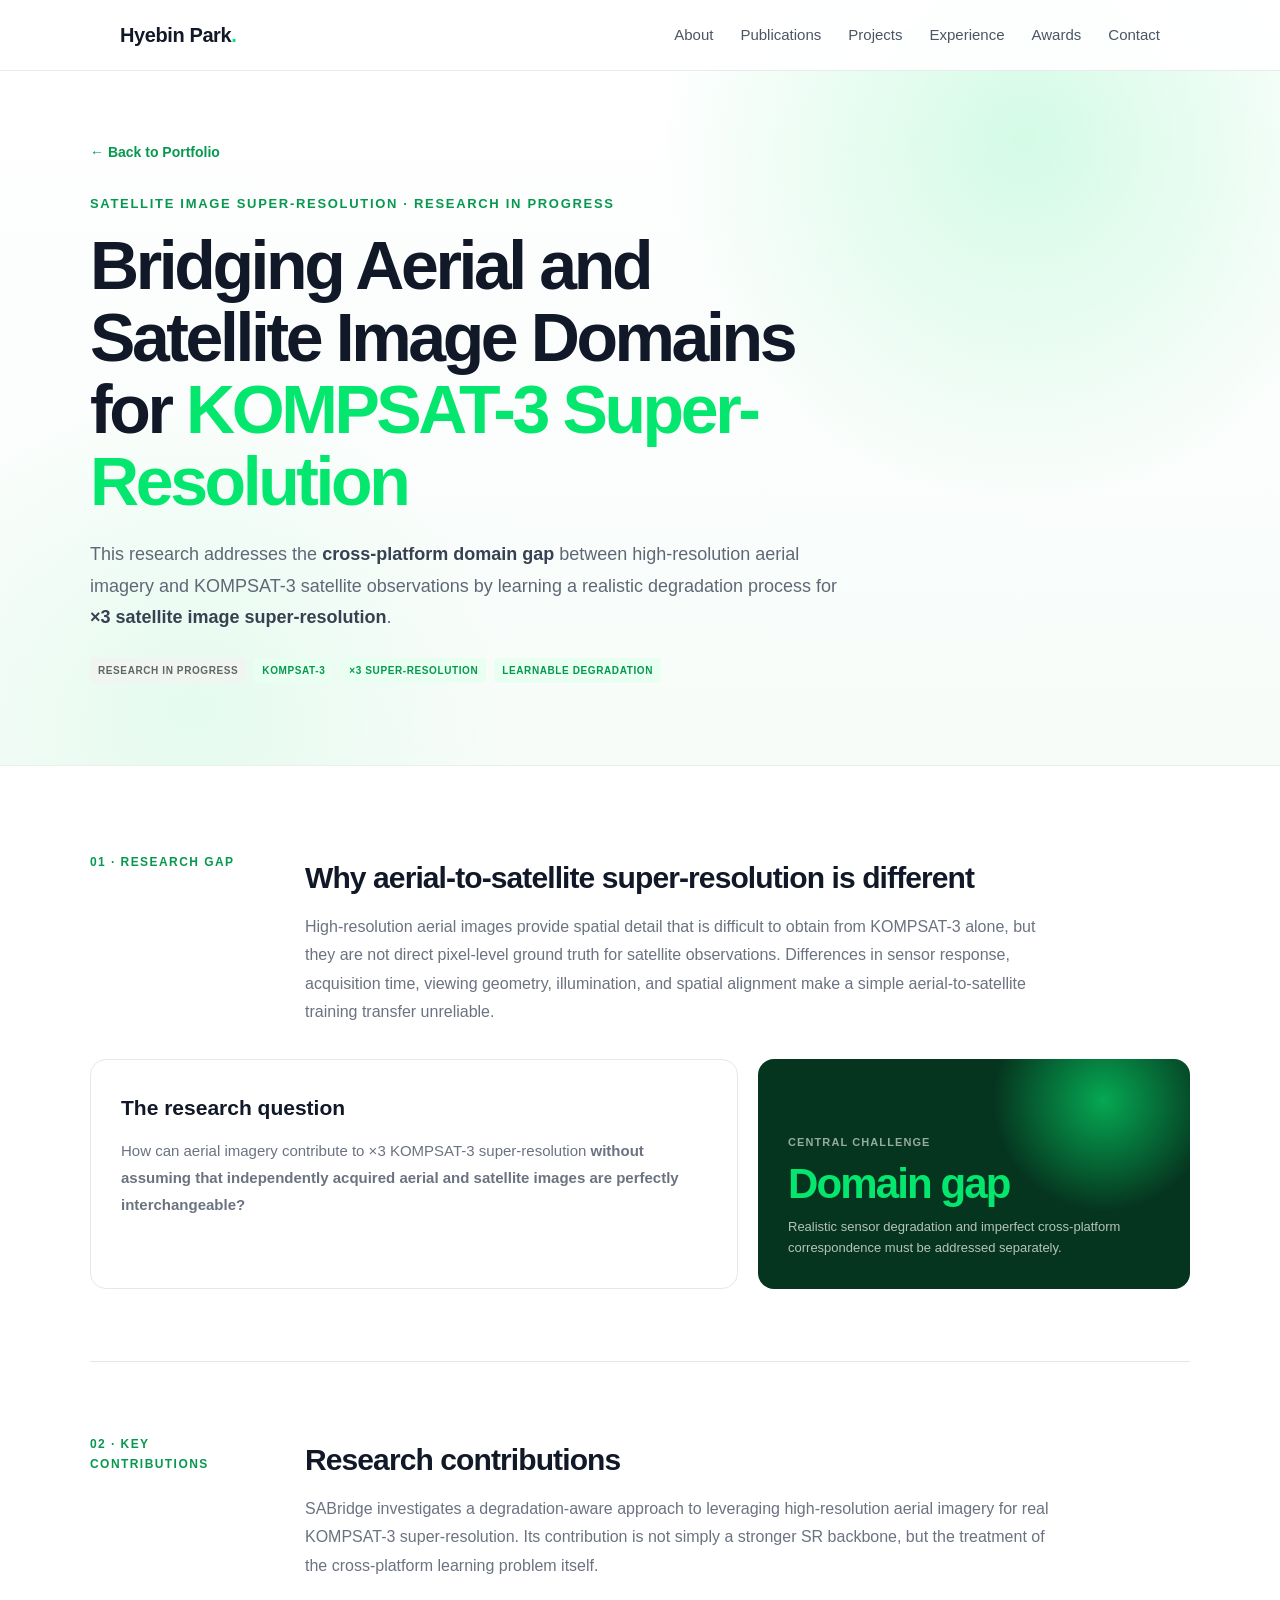
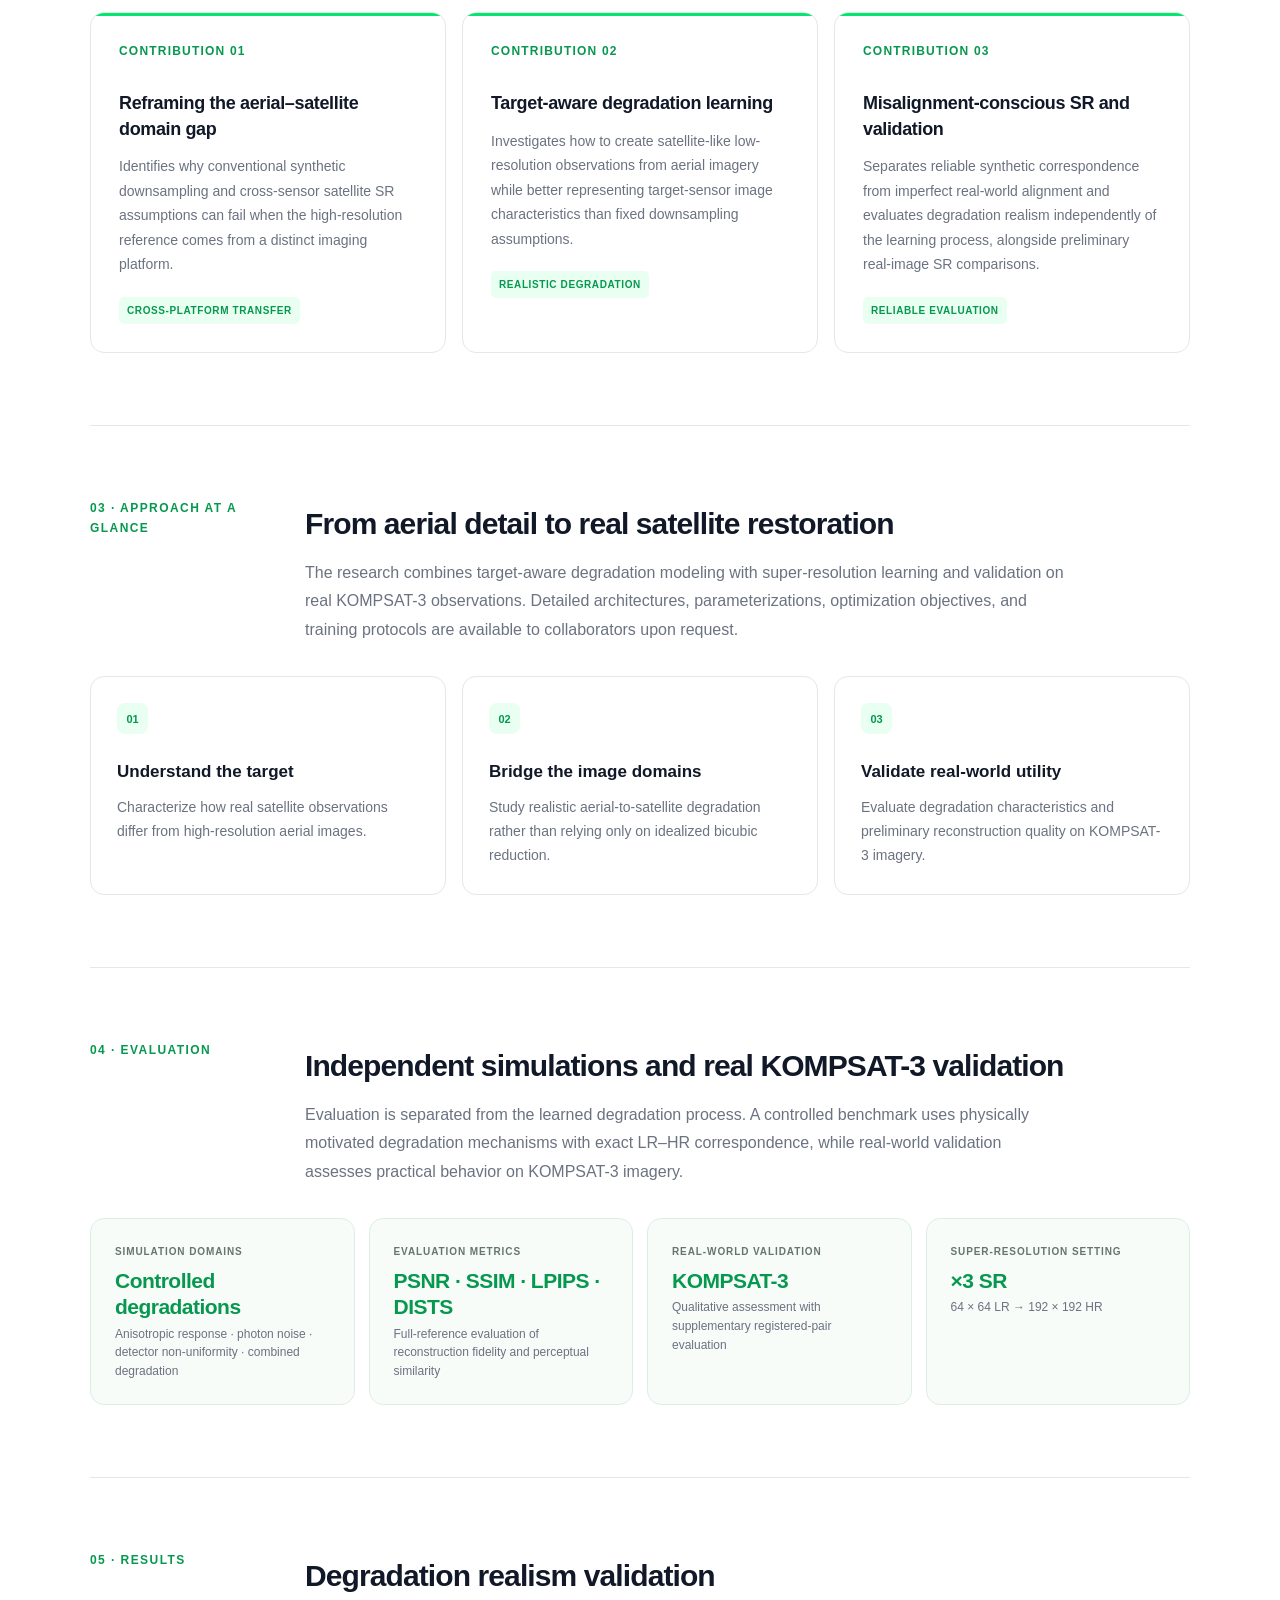
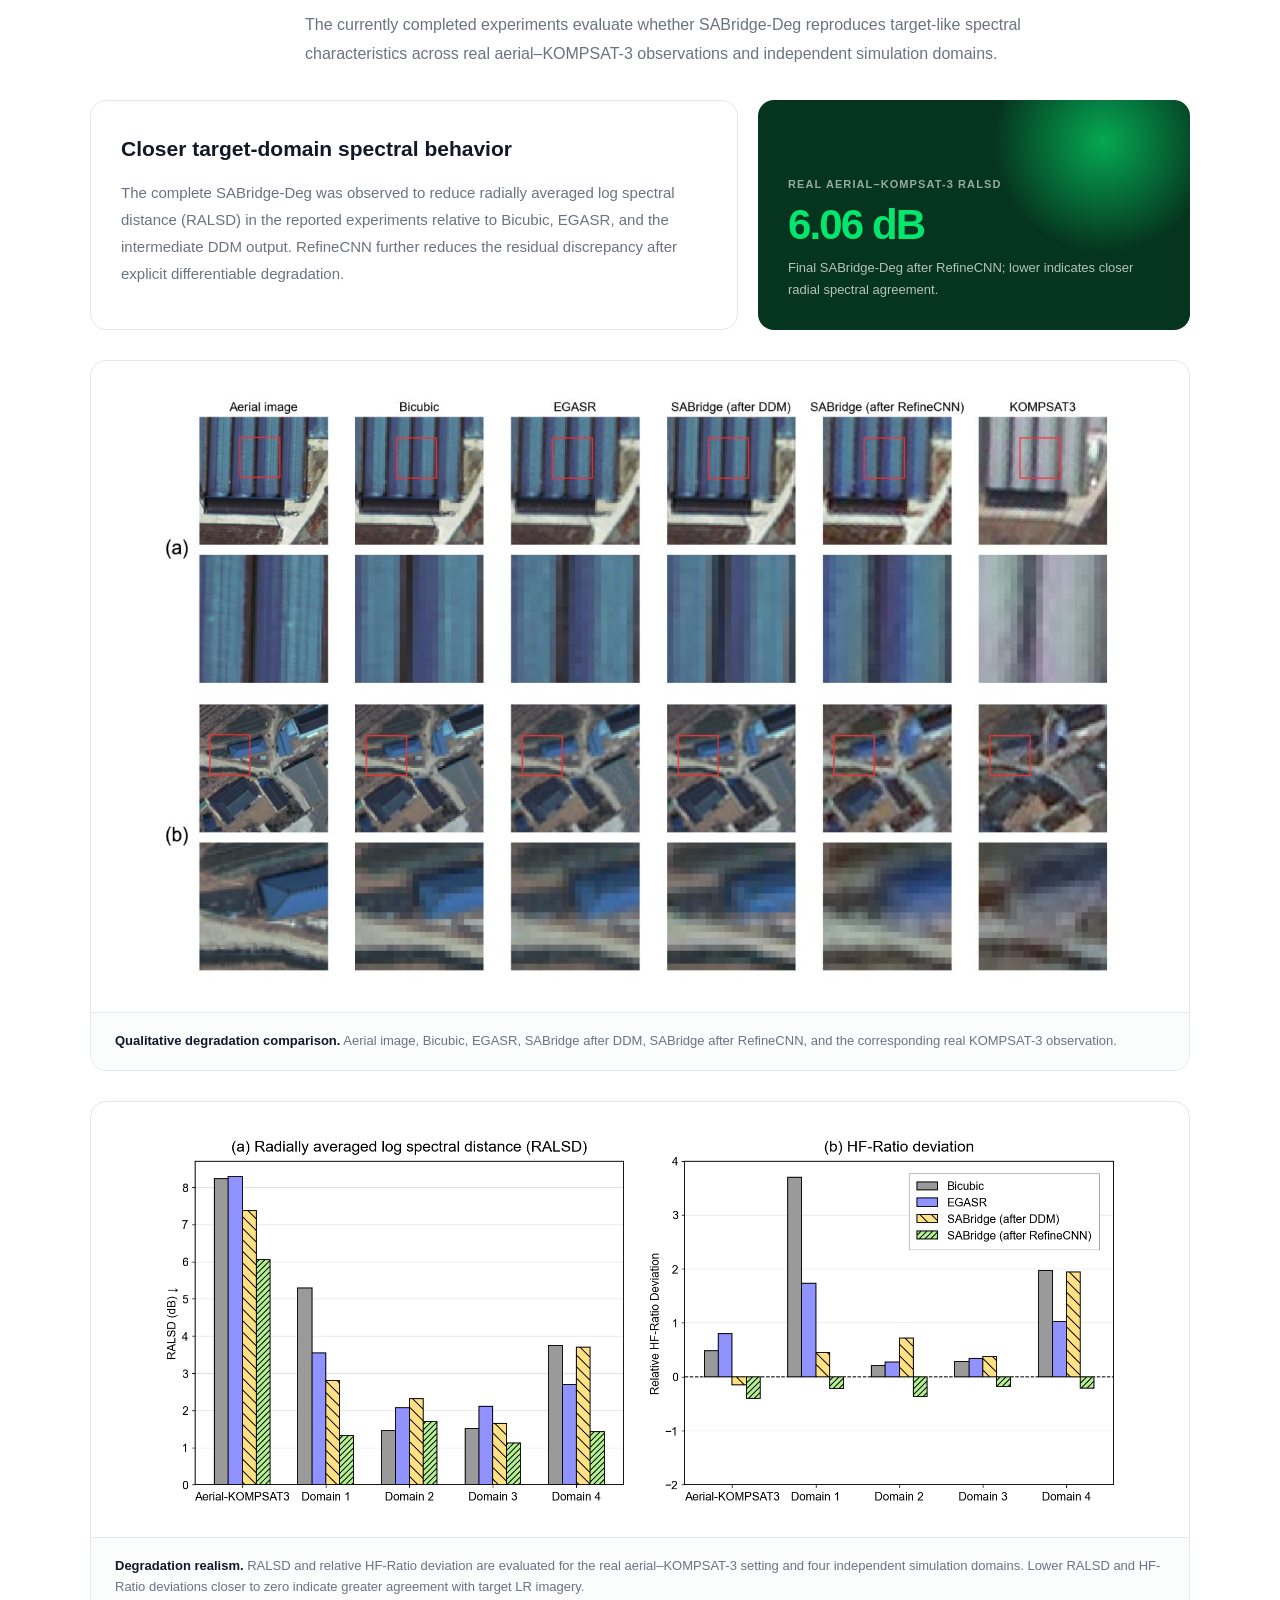
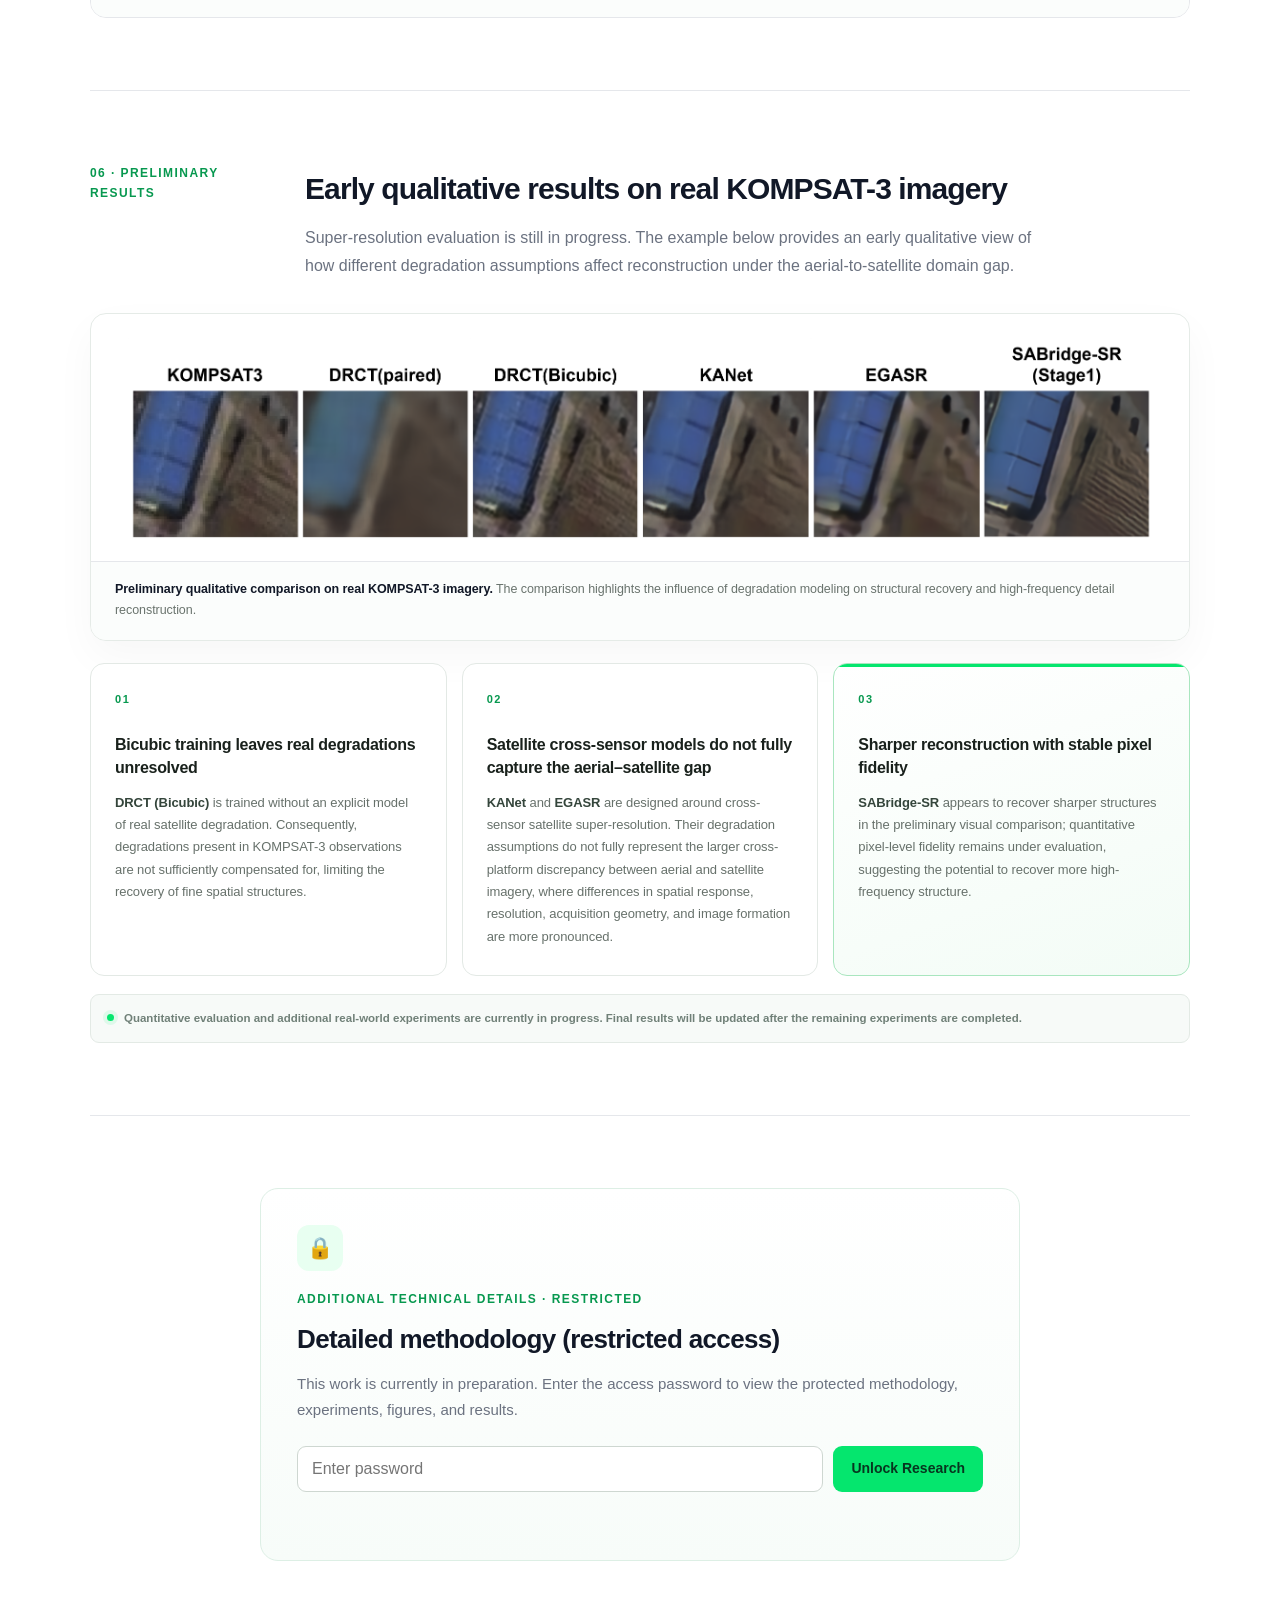
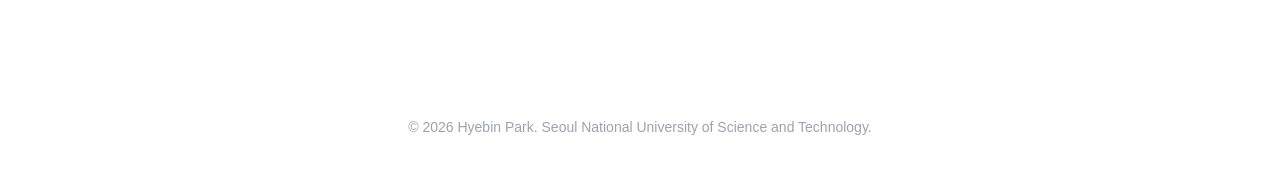
<file: research/kompsat-sr.html>
<!DOCTYPE html>
<html lang="en">
<head>
  <meta charset="UTF-8">
  <meta name="viewport" content="width=device-width, initial-scale=1.0">

  <title>KOMPSAT-3 Super-Resolution | Hyebin Park</title>
  <meta
    name="description"
    content="Research portfolio page for KOMPSAT-3 super-resolution using aerial imagery and learnable degradation to bridge cross-platform image domains."
  >

  <link rel="stylesheet" href="../portfolio.css?v=20260826-6">

  <style>

    .k3-hero {
      padding: 138px 30px 82px;
      overflow: hidden;
      background:
        radial-gradient(circle at 80% 18%, rgba(5,230,110,.17), transparent 30%),
        radial-gradient(circle at 15% 92%, rgba(5,230,110,.08), transparent 24%),
        linear-gradient(180deg, #ffffff 0%, var(--green-pale) 100%);
      border-bottom: 1px solid #e8f1eb;
    }

    .k3-hero-grid { max-width: 1100px; margin: auto; }
    .k3-hero-grid > div { max-width: 820px; }

    .back-link {
      display: inline-flex;
      margin-bottom: 28px;
      color: var(--green-dark);
      text-decoration: none;
      font-size: 14px;
      font-weight: 700;
    }
    .back-link:hover { color: var(--green-hover); }

    .k3-kicker {
      margin-bottom: 14px;
      color: var(--green-dark);
      font-size: 13px;
      font-weight: 800;
      letter-spacing: .13em;
      text-transform: uppercase;
    }

    .k3-title {
      max-width: 760px;
      margin-bottom: 22px;
      color: var(--ink);
      font-size: clamp(42px, 6vw, 68px);
      line-height: 1.06;
      letter-spacing: -.05em;
    }
    .k3-title span { color: var(--green); }

    .k3-lead {
      max-width: 760px;
      color: #5f6876;
      font-size: 18px;
      line-height: 1.75;
    }
    .k3-lead strong { color: #374151; font-weight: 700; }

    .k3-meta { display: flex; flex-wrap: wrap; gap: 8px; margin-top: 24px; }

    .research-main { padding: 86px 30px 115px; }
    .research-wrap { max-width: 1100px; margin: auto; }

    .detail-section {
      padding: 0 0 72px;
      margin-bottom: 72px;
      border-bottom: 1px solid var(--line);
    }
    .detail-section:last-child { margin-bottom: 0; border-bottom: 0; }

    .detail-section-head {
      display: grid;
      grid-template-columns: 170px minmax(0, 1fr);
      gap: 45px;
      margin-bottom: 32px;
    }

    .detail-index {
      color: var(--green-dark);
      font-size: 12px;
      font-weight: 800;
      letter-spacing: .12em;
      text-transform: uppercase;
    }

    .detail-heading h2 {
      margin-bottom: 10px;
      color: var(--ink);
      font-size: 30px;
      letter-spacing: -.03em;
    }

    .detail-heading p {
      max-width: 760px;
      color: var(--muted);
      font-size: 16px;
      line-height: 1.78;
    }

    .metric-grid { display: grid; grid-template-columns: repeat(4, 1fr); gap: 14px; }
    .metric-card {
      padding: 24px;
      background: var(--green-pale);
      border: 1px solid var(--green-line);
      border-radius: 14px;
    }
    .metric-label {
      margin-bottom: 8px;
      color: #66766c;
      font-size: 10px;
      font-weight: 800;
      letter-spacing: .09em;
      text-transform: uppercase;
    }
    .metric-value {
      color: var(--green-dark);
      font-size: 31px;
      font-weight: 800;
      letter-spacing: -.04em;
    }
    .metric-value.metric-text {
      font-size: 21px;
      line-height: 1.25;
      letter-spacing: -.025em;
    }
    .metric-note { margin-top: 4px; color: var(--muted); font-size: 12px; line-height: 1.55; }

    .contribution-grid { display: grid; grid-template-columns: repeat(3, 1fr); gap: 16px; }
    .contribution-card {
      position: relative;
      min-height: 250px;
      padding: 28px;
      overflow: hidden;
      background: #fff;
      border: 1px solid var(--line);
      border-radius: 14px;
      transition: .22s;
    }
    .contribution-card::before {
      content: "";
      position: absolute;
      top: 0; left: 0; right: 0;
      height: 3px;
      background: var(--green);
    }
    .contribution-card:hover {
      transform: translateY(-3px);
      border-color: #9BF1BE;
      box-shadow: 0 14px 30px rgba(15,23,42,.045);
    }
    .contribution-no {
      display: block;
      margin-bottom: 30px;
      color: var(--green-dark);
      font-size: 12px;
      font-weight: 800;
      letter-spacing: .1em;
    }
    .contribution-card h3 {
      margin-bottom: 12px;
      color: var(--ink);
      font-size: 18px;
      line-height: 1.42;
      letter-spacing: -.02em;
    }
    .contribution-card p { color: var(--muted); font-size: 14px; line-height: 1.75; }
    .contribution-keyword {
      display: inline-flex;
      margin-top: 20px;
      padding: 5px 8px;
      color: var(--green-dark);
      background: var(--green-soft);
      border-radius: 5px;
      font-size: 10px;
      font-weight: 800;
      letter-spacing: .06em;
      text-transform: uppercase;
    }

    .framework-grid { display: grid; grid-template-columns: repeat(3, 1fr); gap: 16px; }
    .framework-card {
      position: relative;
      min-height: 210px;
      padding: 26px;
      background: #fff;
      border: 1px solid var(--line);
      border-radius: 14px;
    }
    .framework-card::before {
      content: attr(data-step);
      display: inline-flex;
      align-items: center;
      justify-content: center;
      width: 31px;
      height: 31px;
      margin-bottom: 24px;
      color: var(--green-dark);
      background: var(--green-soft);
      border-radius: 8px;
      font-size: 11px;
      font-weight: 800;
    }
    .framework-card h3 { margin-bottom: 9px; color: var(--ink); font-size: 17px; }
    .framework-card p { color: var(--muted); font-size: 14px; line-height: 1.7; }

    .input-row { display: flex; flex-wrap: wrap; gap: 9px; margin-top: 28px; }
    .input-pill {
      padding: 7px 10px;
      color: var(--green-dark);
      background: var(--green-soft);
      border: 1px solid #ccefd9;
      border-radius: 999px;
      font-size: 11px;
      font-weight: 750;
    }

    .figure-card {
      margin-top: 30px;
      overflow: hidden;
      background: #fff;
      border: 1px solid var(--line);
      border-radius: 16px;
    }
    .figure-card img {
      width: calc(100% - 64px);
      max-width: 960px;
      height: auto;
      display: block;
      margin: 32px auto 28px;
      object-fit: contain;
      background: #fff;
    }
    .figure-caption {
      padding: 17px 24px 19px;
      color: var(--muted);
      font-size: 13px;
      line-height: 1.65;
      border-top: 1px solid var(--line);
      background: #fbfdfc;
    }
    .figure-caption strong { color: var(--ink); }

    .result-callout {
      display: grid;
      grid-template-columns: 1.2fr .8fr;
      gap: 20px;
      align-items: stretch;
    }
    .result-copy, .result-highlight { padding: 30px; border-radius: 16px; }
    .result-copy { background: #fff; border: 1px solid var(--line); }
    .result-copy h3 { margin-bottom: 12px; color: var(--ink); font-size: 21px; }
    .result-copy p { color: var(--muted); font-size: 15px; line-height: 1.8; }
    .result-highlight {
      display: flex;
      flex-direction: column;
      justify-content: flex-end;
      min-height: 230px;
      color: #fff;
      background:
        radial-gradient(circle at 80% 18%, rgba(5,230,110,.65), transparent 28%),
        var(--green-deep);
    }
    .result-highlight span {
      color: rgba(255,255,255,.58);
      font-size: 11px;
      font-weight: 800;
      letter-spacing: .1em;
      text-transform: uppercase;
    }
    .result-highlight strong {
      margin-top: 10px;
      color: var(--green);
      font-size: 42px;
      line-height: 1.05;
      letter-spacing: -.045em;
    }
    .result-highlight p {
      margin-top: 10px;
      color: rgba(255,255,255,.7);
      font-size: 13px;
      line-height: 1.65;
    }

    .publication-box {
      padding: 30px;
      background: var(--green-pale);
      border: 1px solid var(--green-line);
      border-radius: 16px;
    }
    .publication-box h3 { margin-bottom: 8px; color: var(--ink); font-size: 20px; line-height: 1.45; }
    .publication-authors { color: var(--muted); font-size: 14px; line-height: 1.7; }
    .publication-journal { margin-top: 5px; color: var(--green-dark); font-size: 14px; font-weight: 700; }
    .publication-links { display: flex; flex-wrap: wrap; gap: 10px; margin-top: 20px; }
    .publication-links a {
      padding: 8px 12px;
      color: var(--green-dark);
      background: #fff;
      border: 1px solid #cfe6d8;
      border-radius: 7px;
      text-decoration: none;
      font-size: 12px;
      font-weight: 750;
    }
    .publication-links a:hover { border-color: var(--green-dark); }

    /* Additional technical detail encryption (public research overview above) */
    .protected-gate { max-width: 760px; margin: 0 auto; }
    .lock-panel {
      padding: 36px;
      background: linear-gradient(180deg, #ffffff 0%, var(--green-pale) 100%);
      border: 1px solid var(--green-line);
      border-radius: 18px;
    }
    .lock-icon {
      width: 46px;
      height: 46px;
      display: grid;
      place-items: center;
      margin-bottom: 18px;
      border-radius: 12px;
      background: var(--green-soft);
      font-size: 21px;
    }
    .lock-panel h2 {
      margin: 8px 0 10px;
      color: var(--ink);
      font-size: 26px;
      letter-spacing: -.025em;
    }
    .lock-panel > p { margin-bottom: 22px; color: var(--muted); font-size: 15px; line-height: 1.75; }
    .lock-form { display: flex; gap: 10px; }
    .lock-form input {
      min-width: 0;
      flex: 1;
      height: 46px;
      padding: 0 14px;
      border: 1px solid #ced7d1;
      border-radius: 9px;
      background: #fff;
      color: var(--ink);
      font: inherit;
      outline: none;
    }
    .lock-form input:focus {
      border-color: var(--green-dark);
      box-shadow: 0 0 0 3px rgba(5,230,110,.12);
    }
    .lock-form button {
      height: 46px;
      padding: 0 18px;
      border: 0;
      border-radius: 9px;
      background: var(--green);
      color: #07351F;
      font: inherit;
      font-size: 14px;
      font-weight: 760;
      cursor: pointer;
      transition: .2s;
    }
    .lock-form button:hover { background: var(--green-hover); color: #fff; }
    .lock-status { min-height: 22px; margin-top: 10px; color: #b42318; font-size: 13px; }
    .protected-content { display: none; }
    .protected-content.visible { display: block; animation: revealProtected .3s ease; }

    @keyframes revealProtected {
      from { opacity: 0; transform: translateY(7px); }
      to { opacity: 1; transform: none; }
    }

    /* Preliminary results */
    .preliminary-results,
    .preliminary-results button,
    .preliminary-results input {
      font-family: Inter, ui-sans-serif, -apple-system, BlinkMacSystemFont, "Segoe UI", Roboto, Helvetica, Arial, sans-serif;
    }

    .result-figure-card {
      margin-top: 4px;
      background: #fff;
      border: 1px solid #e5ebe7;
      box-shadow: 0 16px 42px rgba(15,23,42,.035);
    }

    .result-figure-card .result-comparison-image {
      width: calc(100% - 44px);
      max-width: 1040px;
      margin: 24px auto 22px;
    }

    .result-figure-card .figure-caption {
      padding: 17px 24px 19px;
      color: #69736d;
      background: #fbfdfc;
      font-size: 12.5px;
      line-height: 1.7;
      letter-spacing: -.005em;
    }

    .preliminary-observations {
      display: grid;
      grid-template-columns: repeat(3, minmax(0, 1fr));
      gap: 15px;
      margin-top: 22px;
    }

    .observation-card {
      position: relative;
      min-height: 264px;
      padding: 26px 24px 27px;
      overflow: hidden;
      background: #fff;
      border: 1px solid #e3e9e5;
      border-radius: 14px;
      transition: transform .22s ease, border-color .22s ease, box-shadow .22s ease;
    }

    .observation-card:hover {
      transform: translateY(-3px);
      border-color: #b9e8ca;
      box-shadow: 0 14px 30px rgba(15,23,42,.045);
    }

    .observation-number {
      margin-bottom: 25px;
      color: var(--green-dark);
      font-size: 11px;
      font-weight: 800;
      letter-spacing: .14em;
    }

    .observation-content h3 {
      margin: 0 0 12px;
      color: #19211c;
      font-size: 16px;
      font-weight: 720;
      line-height: 1.43;
      letter-spacing: -.018em;
    }

    .observation-content p {
      margin: 0;
      color: #67716b;
      font-size: 13px;
      font-weight: 430;
      line-height: 1.72;
      letter-spacing: -.006em;
    }

    .observation-content p strong { color: #34453b; font-weight: 700; }

    .observation-card-highlight {
      background: linear-gradient(160deg, #ffffff 0%, #f3fcf6 100%);
      border-color: #a9e6bf;
    }

    .observation-card-highlight::before {
      content: "";
      position: absolute;
      top: 0; left: 0; right: 0;
      height: 3px;
      background: var(--green);
    }

    .results-progress-note {
      display: flex;
      align-items: flex-start;
      gap: 10px;
      margin-top: 18px;
      padding: 14px 16px;
      color: #708078;
      background: #f7faf8;
      border: 1px solid #e3eae5;
      border-radius: 9px;
      font-size: 11.5px;
      font-weight: 550;
      line-height: 1.6;
    }

    .progress-dot {
      flex: 0 0 auto;
      width: 7px;
      height: 7px;
      margin-top: 5px;
      background: var(--green);
      border-radius: 50%;
      box-shadow: 0 0 0 4px rgba(5,230,110,.10);
    }

    @media (max-width: 900px) {
      .k3-hero-grid, .result-callout { grid-template-columns: 1fr; }
      .metric-grid { grid-template-columns: repeat(2, 1fr); }
      .contribution-grid, .framework-grid, .preliminary-observations { grid-template-columns: 1fr; }
      .detail-section-head { grid-template-columns: 1fr; gap: 8px; }
      .observation-card { min-height: auto; }
    }

    @media (max-width: 600px) {
      .k3-hero { padding: 115px 22px 65px; }
      .k3-title { font-size: 42px; }
      .k3-lead { font-size: 16px; }
      .research-main { padding: 65px 22px 90px; }
      .metric-grid { grid-template-columns: 1fr; }
      .detail-section { padding-bottom: 55px; margin-bottom: 55px; }
      .figure-card img { width: calc(100% - 28px); margin: 18px auto 16px; }
      .lock-panel { padding: 26px; }
      .lock-form { flex-direction: column; }
      .lock-form button { width: 100%; }
      .result-figure-card .result-comparison-image { width: calc(100% - 24px); margin: 14px auto 13px; }
      .observation-card { padding: 22px; }
    }

  </style>
</head>

<body>

  <nav class="site-nav">
    <div class="nav-inner">
      <a class="logo" href="../index.html">
        Hyebin Park<span class="logo-dot">.</span>
      </a>

      <ul class="nav-links">
        <li><a href="../index.html#about">About</a></li>
        <li><a href="../index.html#publications">Publications</a></li>
        <li><a href="../index.html#projects">Projects</a></li>
        <li><a href="../index.html#education">Experience</a></li>
        <li><a href="../index.html#awards">Awards</a></li>
        <li><a href="../index.html#contact">Contact</a></li>
      </ul>
    </div>
  </nav>

  <header class="k3-hero">
    <div class="k3-hero-grid">
      <div>
        <a class="back-link" href="../portfolio.html">← Back to Portfolio</a>

        <div class="k3-kicker">
          Satellite Image Super-Resolution · Research in Progress
        </div>

        <h1 class="k3-title">
          Bridging Aerial and Satellite Image Domains for
          <span>KOMPSAT-3 Super-Resolution</span>
        </h1>

        <p class="k3-lead">
          This research addresses the <strong>cross-platform domain gap</strong>
          between high-resolution aerial imagery and KOMPSAT-3 satellite observations
          by learning a realistic degradation process for
          <strong>×3 satellite image super-resolution</strong>.
        </p>

        <div class="k3-meta">
          <span class="badge locked">Research in Progress</span>
          <span class="badge">KOMPSAT-3</span>
          <span class="badge">×3 Super-Resolution</span>
          <span class="badge">Learnable Degradation</span>
        </div>
      </div>
    </div>
  </header>

  <main class="research-main">
    <div class="research-wrap">



<section class="detail-section">
 <div class="detail-section-head"><div class="detail-index">01 · Research Gap</div><div class="detail-heading"><h2>Why aerial-to-satellite super-resolution is different</h2><p>High-resolution aerial images provide spatial detail that is difficult to obtain from KOMPSAT-3 alone, but they are not direct pixel-level ground truth for satellite observations. Differences in sensor response, acquisition time, viewing geometry, illumination, and spatial alignment make a simple aerial-to-satellite training transfer unreliable.</p></div></div>
 <div class="result-callout"><div class="result-copy"><h3>The research question</h3><p>How can aerial imagery contribute to ×3 KOMPSAT-3 super-resolution <strong>without assuming that independently acquired aerial and satellite images are perfectly interchangeable?</strong></p></div><div class="result-highlight"><span>Central challenge</span><strong>Domain gap</strong><p>Realistic sensor degradation and imperfect cross-platform correspondence must be addressed separately.</p></div></div>
</section>
<section class="detail-section">
 <div class="detail-section-head"><div class="detail-index">02 · Key Contributions</div><div class="detail-heading"><h2>Research contributions</h2><p>SABridge investigates a degradation-aware approach to leveraging high-resolution aerial imagery for real KOMPSAT-3 super-resolution. Its contribution is not simply a stronger SR backbone, but the treatment of the cross-platform learning problem itself.</p></div></div>
 <div class="contribution-grid">
  <article class="contribution-card"><span class="contribution-no">CONTRIBUTION 01</span><h3>Reframing the aerial–satellite domain gap</h3><p>Identifies why conventional synthetic downsampling and cross-sensor satellite SR assumptions can fail when the high-resolution reference comes from a distinct imaging platform.</p><span class="contribution-keyword">Cross-platform transfer</span></article>
  <article class="contribution-card"><span class="contribution-no">CONTRIBUTION 02</span><h3>Target-aware degradation learning</h3><p>Investigates how to create satellite-like low-resolution observations from aerial imagery while better representing target-sensor image characteristics than fixed downsampling assumptions.</p><span class="contribution-keyword">Realistic degradation</span></article>
  <article class="contribution-card"><span class="contribution-no">CONTRIBUTION 03</span><h3>Misalignment-conscious SR and validation</h3><p>Separates reliable synthetic correspondence from imperfect real-world alignment and evaluates degradation realism independently of the learning process, alongside preliminary real-image SR comparisons.</p><span class="contribution-keyword">Reliable evaluation</span></article>
 </div>
</section>
<section class="detail-section">
 <div class="detail-section-head"><div class="detail-index">03 · Approach at a Glance</div><div class="detail-heading"><h2>From aerial detail to real satellite restoration</h2><p>The research combines target-aware degradation modeling with super-resolution learning and validation on real KOMPSAT-3 observations. Detailed architectures, parameterizations, optimization objectives, and training protocols are available to collaborators upon request.</p></div></div>
 <div class="framework-grid"><div class="framework-card" data-step="01"><h3>Understand the target</h3><p>Characterize how real satellite observations differ from high-resolution aerial images.</p></div><div class="framework-card" data-step="02"><h3>Bridge the image domains</h3><p>Study realistic aerial-to-satellite degradation rather than relying only on idealized bicubic reduction.</p></div><div class="framework-card" data-step="03"><h3>Validate real-world utility</h3><p>Evaluate degradation characteristics and preliminary reconstruction quality on KOMPSAT-3 imagery.</p></div></div>
</section>
<section class="detail-section">
<div class="detail-section-head"><div class="detail-index">04 · Evaluation</div><div class="detail-heading"><h2>Independent simulations and real KOMPSAT-3 validation</h2><p>Evaluation is separated from the learned degradation process. A controlled benchmark uses physically motivated degradation mechanisms with exact LR–HR correspondence, while real-world validation assesses practical behavior on KOMPSAT-3 imagery.</p></div></div>
<div class="metric-grid">
<div class="metric-card">
<div class="metric-label">Simulation domains</div>
<div class="metric-value metric-text">Controlled degradations</div>
<div class="metric-note">Anisotropic response · photon noise · detector non-uniformity · combined degradation</div>
</div>
<div class="metric-card">
<div class="metric-label">Evaluation metrics</div>
<div class="metric-value metric-text">PSNR · SSIM · LPIPS · DISTS</div>
<div class="metric-note">Full-reference evaluation of reconstruction fidelity and perceptual similarity</div>
</div>
<div class="metric-card">
<div class="metric-label">Real-world validation</div>
<div class="metric-value metric-text">KOMPSAT-3</div>
<div class="metric-note">Qualitative assessment with supplementary registered-pair evaluation</div>
</div>
<div class="metric-card">
<div class="metric-label">Super-resolution setting</div>
<div class="metric-value metric-text">×3 SR</div>
<div class="metric-note">64 × 64 LR → 192 × 192 HR</div>
</div>
</div>
</section>
<section class="detail-section">
<div class="detail-section-head"><div class="detail-index">05 · Results</div><div class="detail-heading"><h2>Degradation realism validation</h2><p>The currently completed experiments evaluate whether SABridge-Deg reproduces target-like spectral characteristics across real aerial–KOMPSAT-3 observations and independent simulation domains.</p></div></div>
<div class="result-callout"><div class="result-copy"><h3>Closer target-domain spectral behavior</h3><p>The complete SABridge-Deg was observed to reduce radially averaged log spectral distance (RALSD) in the reported experiments relative to Bicubic, EGASR, and the intermediate DDM output. RefineCNN further reduces the residual discrepancy after explicit differentiable degradation.</p></div><div class="result-highlight"><span>Real aerial–KOMPSAT-3 RALSD</span><strong>6.06 dB</strong><p>Final SABridge-Deg after RefineCNN; lower indicates closer radial spectral agreement.</p></div></div>
<div class="figure-card"><img alt="Qualitative degradation comparison" src="image/k3_sr/figure_5.jpeg"/><div class="figure-caption"><strong>Qualitative degradation comparison.</strong> Aerial image, Bicubic, EGASR, SABridge after DDM, SABridge after RefineCNN, and the corresponding real KOMPSAT-3 observation.</div></div>
<div class="figure-card"><img alt="Degradation realism metrics" src="image/k3_sr/figure_6.png"/><div class="figure-caption"><strong>Degradation realism.</strong> RALSD and relative HF-Ratio deviation are evaluated for the real aerial–KOMPSAT-3 setting and four independent simulation domains. Lower RALSD and HF-Ratio deviations closer to zero indicate greater agreement with target LR imagery.</div></div>
</section>
<section class="detail-section preliminary-results">
<div class="detail-section-head">
<div class="detail-index">06 · Preliminary Results</div>
<div class="detail-heading">
<h2>Early qualitative results on real KOMPSAT-3 imagery</h2>
<p>
        Super-resolution evaluation is still in progress. The example below provides an early qualitative view of how different degradation assumptions affect reconstruction under the aerial-to-satellite domain gap.
      </p>
</div>
</div>
<div class="figure-card result-figure-card">
<img alt="Preliminary qualitative comparison of KOMPSAT-3 super-resolution results" class="result-comparison-image" src="image/k3_sr/SRresult_simple.png"/>
<div class="figure-caption">
<strong>Preliminary qualitative comparison on real KOMPSAT-3 imagery.</strong>
      The comparison highlights the influence of degradation modeling on structural recovery and high-frequency detail reconstruction.
    </div>
</div>
<div class="preliminary-observations">
<article class="observation-card">
<div class="observation-number">01</div>
<div class="observation-content">
<h3>Bicubic training leaves real degradations unresolved</h3>
<p>
<strong>DRCT (Bicubic)</strong> is trained without an explicit model of real satellite degradation. Consequently, degradations present in KOMPSAT-3 observations are not sufficiently compensated for, limiting the recovery of fine spatial structures.
        </p>
</div>
</article>
<article class="observation-card">
<div class="observation-number">02</div>
<div class="observation-content">
<h3>Satellite cross-sensor models do not fully capture the aerial–satellite gap</h3>
<p>
<strong>KANet</strong> and <strong>EGASR</strong> are designed around cross-sensor satellite super-resolution. Their degradation assumptions do not fully represent the larger cross-platform discrepancy between aerial and satellite imagery, where differences in spatial response, resolution, acquisition geometry, and image formation are more pronounced.
        </p>
</div>
</article>
<article class="observation-card observation-card-highlight">
<div class="observation-number">03</div>
<div class="observation-content">
<h3>Sharper reconstruction with stable pixel fidelity</h3>
<p>
<strong>SABridge-SR</strong> appears to recover sharper structures in the preliminary visual comparison; quantitative pixel-level fidelity remains under evaluation, suggesting the potential to recover more high-frequency structure.
        </p>
</div>
</article>
</div>
<div class="results-progress-note">
<span aria-hidden="true" class="progress-dot"></span>
<span>
      Quantitative evaluation and additional real-world experiments are currently in progress. Final results will be updated after the remaining experiments are completed.
    </span>
</div>
</section>
      <section class="protected-gate" id="protectedGate">
        <div class="lock-panel">
          <div class="lock-icon">🔒</div>

          <div class="detail-index">Additional Technical Details · Restricted</div>
          <h2>Detailed methodology (restricted access)</h2>

          <p>
            This work is currently in preparation. Enter the access password
            to view the protected methodology, experiments, figures, and results.
          </p>

          <form class="lock-form" id="lockForm">
            <input
              type="password"
              id="passwordInput"
              placeholder="Enter password"
              autocomplete="current-password"
              required
            >
            <button type="submit">Unlock Research</button>
          </form>

          <div class="lock-status" id="lockStatus" aria-live="polite"></div>
        </div>
      </section>


      <div id="protectedContent" class="protected-content"></div>

    </div>
  </main>

  <footer class="site-footer">
    © 2026 Hyebin Park. Seoul National University of Science and Technology.
  </footer>

  <script>
    const encryptedK3Research = {
      salt: "ofdTCUx87KrTi6oaD8mVGw==",
      iv: "pOwae2XWdblB+8sK",
      data: "nI3GkG+rOeghcFRKpycU89AssCDoteEhUewAQmIVbDNk+WfSl8kxB4zLTBV1F0KDY/RlkmyKTx/TshGlPkPwjBFYsAGuMpE0Z1E4kOUdUCmzPS5/mcfRmmFKldCRDGQZSt9PGJWHFugmC/xtPNvjPGvjf40tt727cJeW6+rENxF4Z72JU9Lhm7IU4eWdd/oTNX4MUsBfNzEuo6WYZoglndXW2jqldh6Ml9SktShF/I+moT9yUSYUr840z6GhrImSpHFBuoXK4/mILf/mZKOFB+yUQvkmKmSHzLdnMr3jdaBFMFelXIEA7utSWO73+D26Fn4XyZnfrhJ6fXc7uk1ojutd85y71o/ORp5cLPGc6zvJqn1qaBmqFZRDu+sy3IZD3ajVHuxL/S7ujKqpC3386zNidA4zf3t6LodGscgDQClq8ZUX31oudjsS6m5UHQdoPI7gZ0BNayYHm1kCSNKFZ++lK5srNChmiV9SAAcBMG1ZW4BQo885B63DdUGA0Xr1rsfDsNAe0Qzwo1s+FehAXVUb/Pl7h5eWEgV/2Ky2pF/ZCuBzmTqzSQnmWkM746GF29vOabPMblupqjz0g34xcxVFoVcadkaQo3hLKRNWwV1cJENtHlVXa6s+bUpNsk4Vgoz9LS8ubQgm4EpD8Q9MWxE0zexCXirOUQcjC6Ag5s46gkwv/vn03HFHzFV/UID6pg4ohNpyahOUJELQVl5y8Kj87oY462b9EU8EQqBDRtHPtddF3PfEEPS8KJEo2JNIXjWUcuWo2ucCYk8Qvj7e/VmDL01KutCKfMJbMYbAuCAFfUoSpvinMVPNZQjOKM03NsEKQlHQSZRHo8jqVbwCa3XnULu5JT4bNprYoXs9RiiHWw8ztAayk3ocDoBxxLSroMutfafINC/[base64]/+q1jkKl6dC2RiGhDOvkBVrtfunvH8P9H/t77Je7aptiwtUvhOK6084C0xvzBc5kqrT/nAeBpC8HOyvjnIYu0QjWD1MWCY2XM3fJpOr3ATzEuD90q5/qGQc3BuUQVDfIfOM8fxzITkhYg6h3POyLjwNhe86/tPp1htX6KZDKJKj8amAbtMx5lpiEEjeZxQj6BwaoctanuLSuhp6rEi8NXo1Lsguus8hYy4ktyJ/geVIZCyMDFWV8s/[base64]/GZJlEjcEs4wqD+m8Jh8xn3fTZjr5F8iraDnUpbbtq/v30Nd2DSBUp0QMgkfiKiVZ2tKr057PvHudHBa5Zo5kK8kOHrqMW1MpE8kLQboVpv2smxNOMGBpPKHxvyjDvszs3cvbxJ/ONvA9pKYDviBG7Lc03ZvFxjXZgqi+l6Gqf/M0RKdxNOz9JuZb4CnWBdPtFAkFf1/asuYxtbnLW4BfvjveeoROQn6BHFpeebuJKS5a4zeblYqcsAuwDzlAT60VHXgEsIY83/rY5Wns1hgZzmE65+pg60jamB6RY0me0dYLsWv4jQwPu8lkNqJncgCfx1S7Y4wyljiK/[base64]/FvjK/qzpLYJJBQhSijXc5eyOWpU0a4w0wvbjko67VB7UDwCPIlXZ/8BwjsG0mm41ot0ZMQkfkb+h7PrRuEPtSBYz22vYQiHFGyPA9T7e5n+ATHAGzN1+S+2y+SBX/MF0oVx1LbaK5lOPFtjkrr9vNtP9l2XRzrnmtU/LtzS0sZ3v/15wn2cxcYo6wCxUrgurXc/KumuWmCIddZarQ59OanuRJ6Gfxw6gQcObEXVdIHSuHv9xHfOEQPuOGoyTxvwbHc/YDKC2cavY7Q52x+MSsTyj/ZA+b13uCD0aX5sOYFC0ps4FNOWkT5bfTls9Ef8CbKpPeH0XFzjNrrG8drQSQNLxErenFZMuvrGEmVQ+IEeeT3BAOO7U6HEr7kHmdhS37x2fIxgkd0fHoDuNHkCFcYFfT28hUvd3GUqQpl3PBgQuEfsY3i5y4oWzvOqNpiAmZ2bQ9CQsGhnQNEOLGQL6hNq/m6LesESob6N6ABfAIqzAd10Ja+YVaQUN60tvH91VjnY8F9CTBFR7gqLbJBbWyxW9PEs/zp740P0CyFRd9BeEa27DQagSOnrvet4PRMzaYDoOilu5rww1Ro4iIxGFn8lWln26xzNHUzbPkZGY0sfnbuW5d88jsPrtIQ44ghrpmZ8eEA/sP8iGElUeJo3hSm9G/W0m16SfyVKUdV0RTtwmjqGV7hoyCTeojcHgaO/lLeHfqtqw9/scSiDuetjWokm0rLkww7/1yblr928iDBR3I9QpMnWs4ENJFxTIO7cRJveYvZ+uIffc1z0UhXy/nBXm5ElI8ZVVmdgKxT2aCRsW12zNbDL7+lw59I2UTzaCVY1eMFdByMSm+vsfxJQf583Y1eZwISJboClQF+X02eIqTeEPB3oCA8/3BI5w9zVEtEUy3aUNlCge3QfoRmcxBL+IA5nYRfgcvMyeFVh9sMKmjfB0EdQ+zV+W1N5+lCWrXqB5Se2Ld1wj5iKm5YWoc/5B2JK2fFjJxR1asZ6UzYSRP5vDTYLRMm/Cy8ectUzS6dF4kcpze6Zfawtv5Z9sTegTE/4vvwKeNqTnaMs+z/m7dPOBCIh2PsgCQFNa/ef0d1vwHwjWaoJbfCt+QZu378U93wRmUIpektfVSZVJaNpd9Cw4NTnXGQaN9545ofay72oQq+ycmozjMGNq0NvoLHY8EnE3yTzO7j8ZV3/[base64]/BetOhtIreof8RjCBsq6vDgAUIx7OeE1uauLEdDyEaWwK2N9AFjgLl0lyF9lL3NIqOmxl8qXbPwaZzQ49b7m1vnc929InLcCeR6hekvbn/AkvlMYV8/c0p9iS/zPbNMt1oSmW7Rin2JpiXAwX/whmQAiXtfwovUvC+/CIsBr/2YJUpNpmjw3EteIUILGoMrj5/fkdq11t/Avv+qwNLm2tqrRkNElYwQaPSmKgZbGqzAeRtDKE5Bz+H2fBQ4s7pujQAoP2DnGFe/wGdcjShEtfYLSwvJ7OQjwCMT6bMsbd5jK0KcEKLfW0nJW5gALb769Qgv7vDKceaxYtM8vBQATcd+igZ1kY2dSWdWVjlmRV71zkgSqQPpaFKmmnqNHfKIKjYA3xsWy5yN50fnxk1C2yHov9kst7c5jScg4Vjpd3D9VFrUEsQME4fxI1JlHg69GPuvRZHjgK/YRnkb3LvBUrC218hc6QM0SF803QeLMUJLvzMBjvPbavjDmMV3G543l7bhuPlvL0K4ypHjBOYqnrRn8PlNOISlaaCvNklpuIa1XhEE42GnVy7fatLhIkqqgpaSswU8t7ZtviyS+rB2zt1UxgP3ZkF37Xkr65bbbQwjsPQkMxeJI5FoSQUaln/Rv57KTMeBz8oDzDmKaOXbDyMbqJqI/98DZlp4V494eGXGarEHw8FPWiz6/9Dst1KBs9WqwYslAK6LF3B6fGGeSRYV8jqP4UsuyENUwCRnxYSrb7DY/Rgl3SLlEFbbdROhOr5xuDXI4Qhk/[base64]/vzyZH4Jt5btZJH3AglwRltGJcX25NoEQ7eHefuvg2fObihkO2lh98eiV4OKC6t72+SshH0B4ORGcvlhKIpef/XyBwQqlvA98e4ZhtGgUWegSL5A642otCIWx9vuMkpVOXbuiphtL3/Cz8752exynoUXVWu0wHWLvyPZGCEBfK4najMsiV4MoX4UwejIy8l3TFoHlPc+OqexGQ5QblkkqA9IMBetS3wN5NY64TSKjEXV1IwxYU+0PNtWKMAA4sPullIWj3kHJrnzXx07Iuo5ZQnESOKN2nXKZnk2xt8vQTgkDAoAYD+nGl2zJSqNnCptvRefk3iVdwD23dI="
    };

    function base64ToBytes(base64) {
      const binary = atob(base64);
      return Uint8Array.from(binary, ch => ch.charCodeAt(0));
    }

    async function deriveK3ResearchKey(password, salt) {
      const encoder = new TextEncoder();

      const baseKey = await crypto.subtle.importKey(
        "raw",
        encoder.encode(password),
        "PBKDF2",
        false,
        ["deriveKey"]
      );

      return crypto.subtle.deriveKey(
        {
          name: "PBKDF2",
          salt,
          iterations: 200000,
          hash: "SHA-256"
        },
        baseKey,
        {
          name: "AES-GCM",
          length: 256
        },
        false,
        ["decrypt"]
      );
    }

    async function decryptK3Research(password) {
      const salt = base64ToBytes(encryptedK3Research.salt);
      const iv = base64ToBytes(encryptedK3Research.iv);
      const data = base64ToBytes(encryptedK3Research.data);

      const key = await deriveK3ResearchKey(password, salt);

      const plainBuffer = await crypto.subtle.decrypt(
        {
          name: "AES-GCM",
          iv
        },
        key,
        data
      );

      return new TextDecoder().decode(plainBuffer);
    }

    const lockForm = document.getElementById("lockForm");
    const passwordInput = document.getElementById("passwordInput");
    const lockStatus = document.getElementById("lockStatus");
    const protectedContent = document.getElementById("protectedContent");
    const protectedGate = document.getElementById("protectedGate");

    lockForm.addEventListener("submit", async (event) => {
      event.preventDefault();

      const password = passwordInput.value;
      lockStatus.textContent = "Unlocking...";

      try {
        const decryptedHTML = await decryptK3Research(password);

        protectedContent.innerHTML = decryptedHTML;
        protectedContent.classList.add("visible");
        protectedGate.style.display = "none";

        lockStatus.textContent = "";
      } catch (error) {
        lockStatus.textContent = "Incorrect password.";
        passwordInput.select();
      }
    });
  </script>

</body>
</html>
</file>
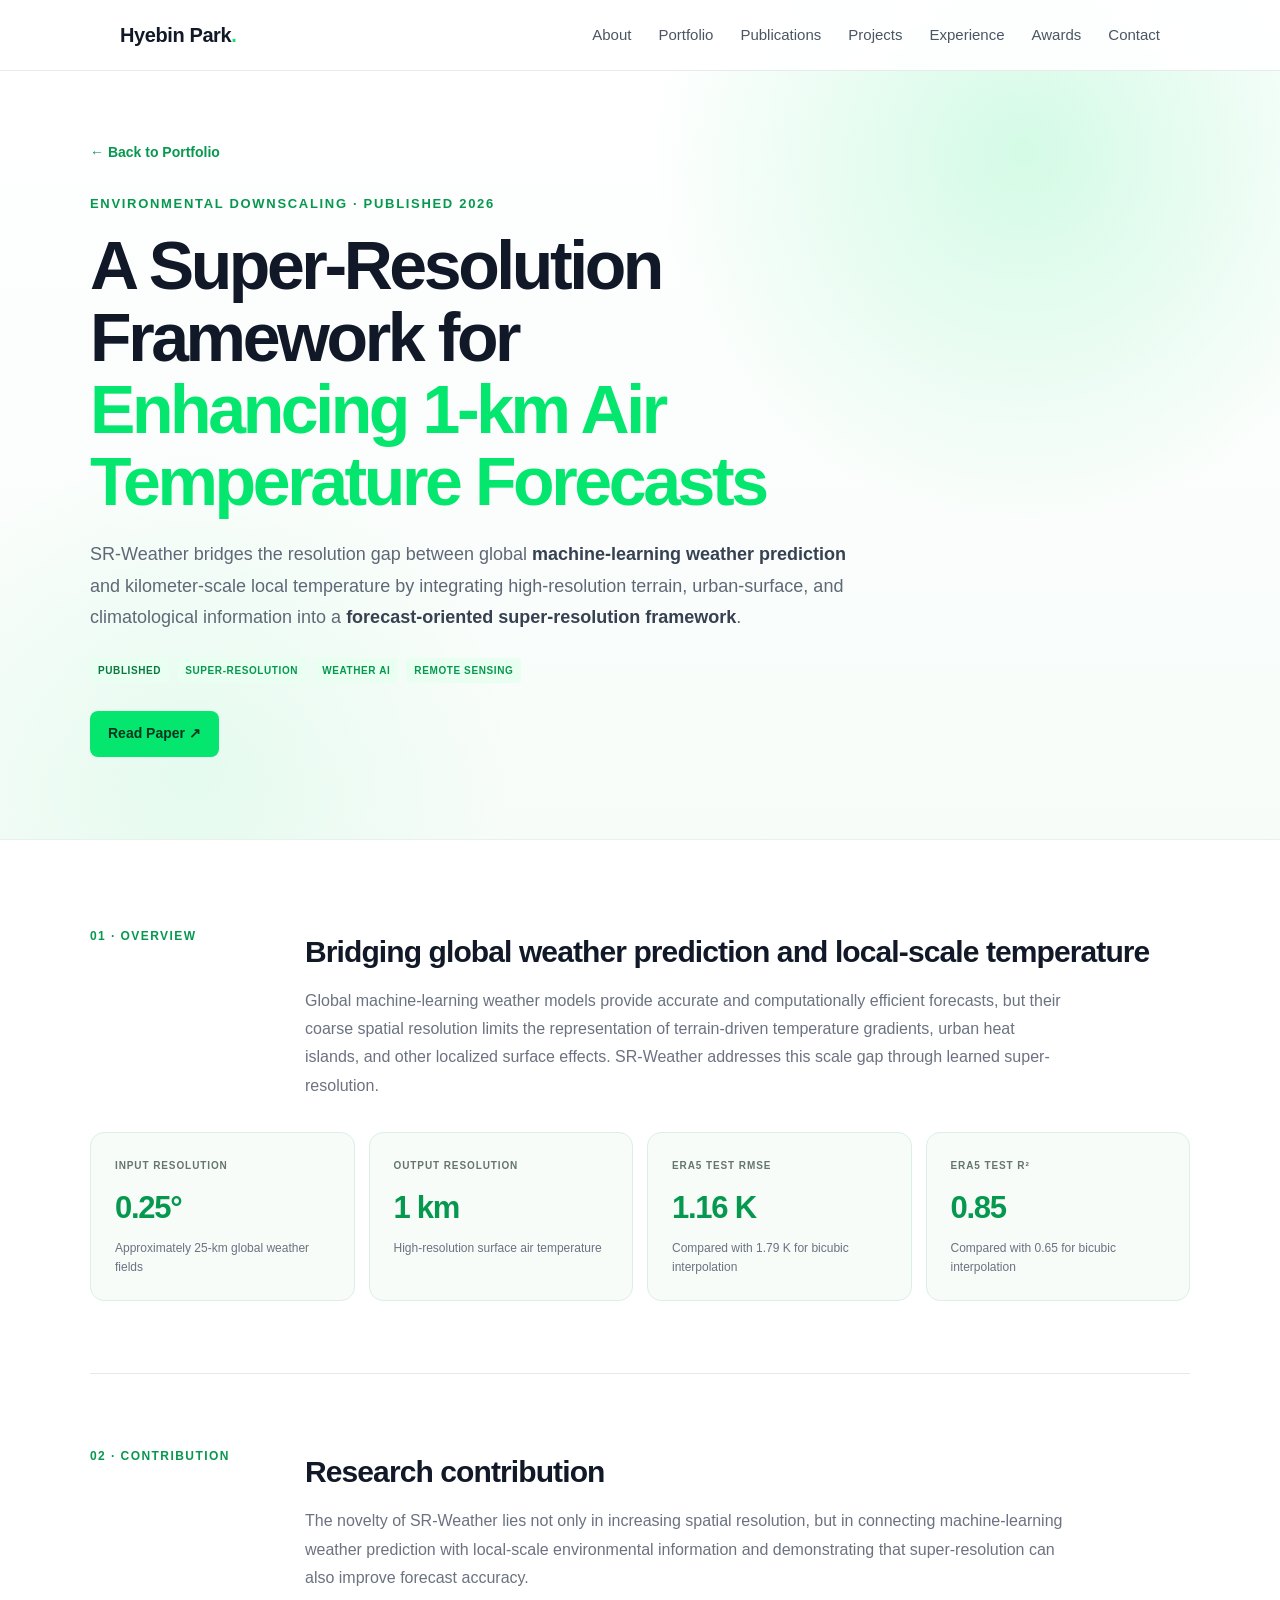
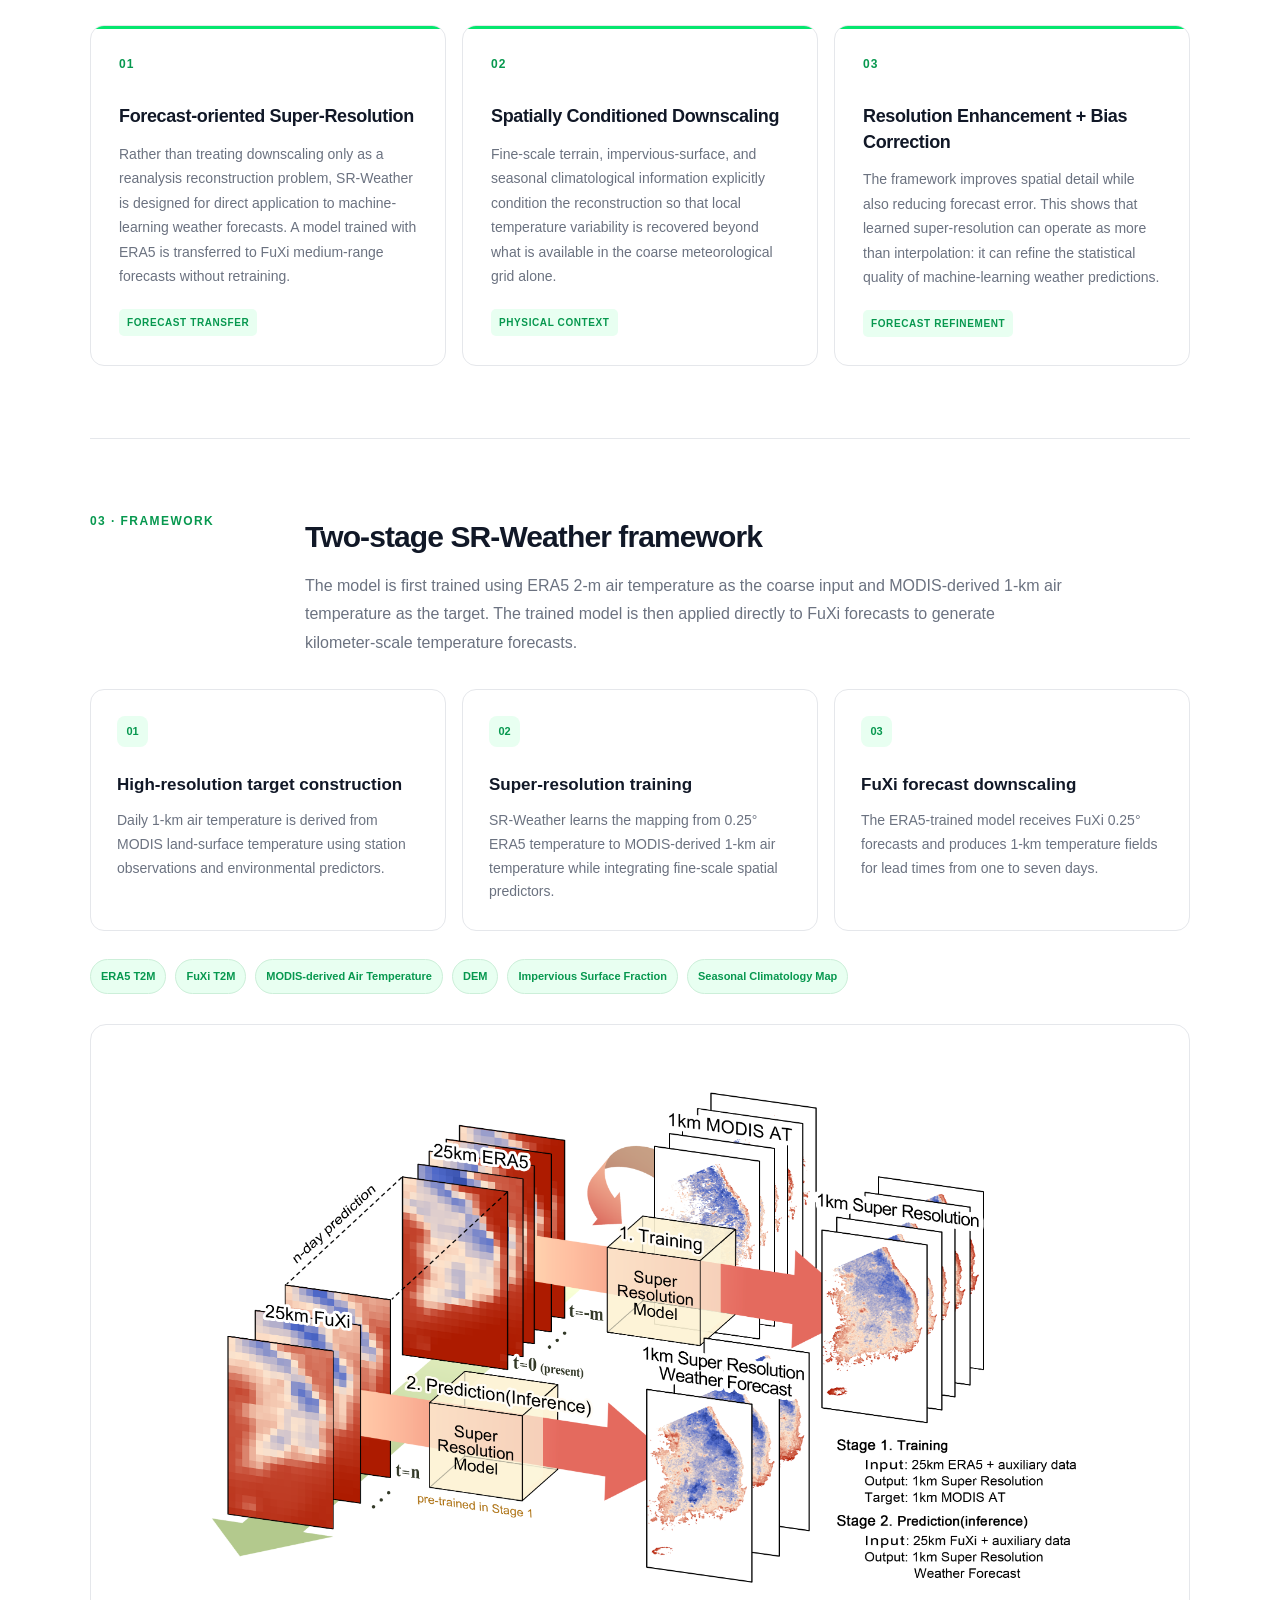
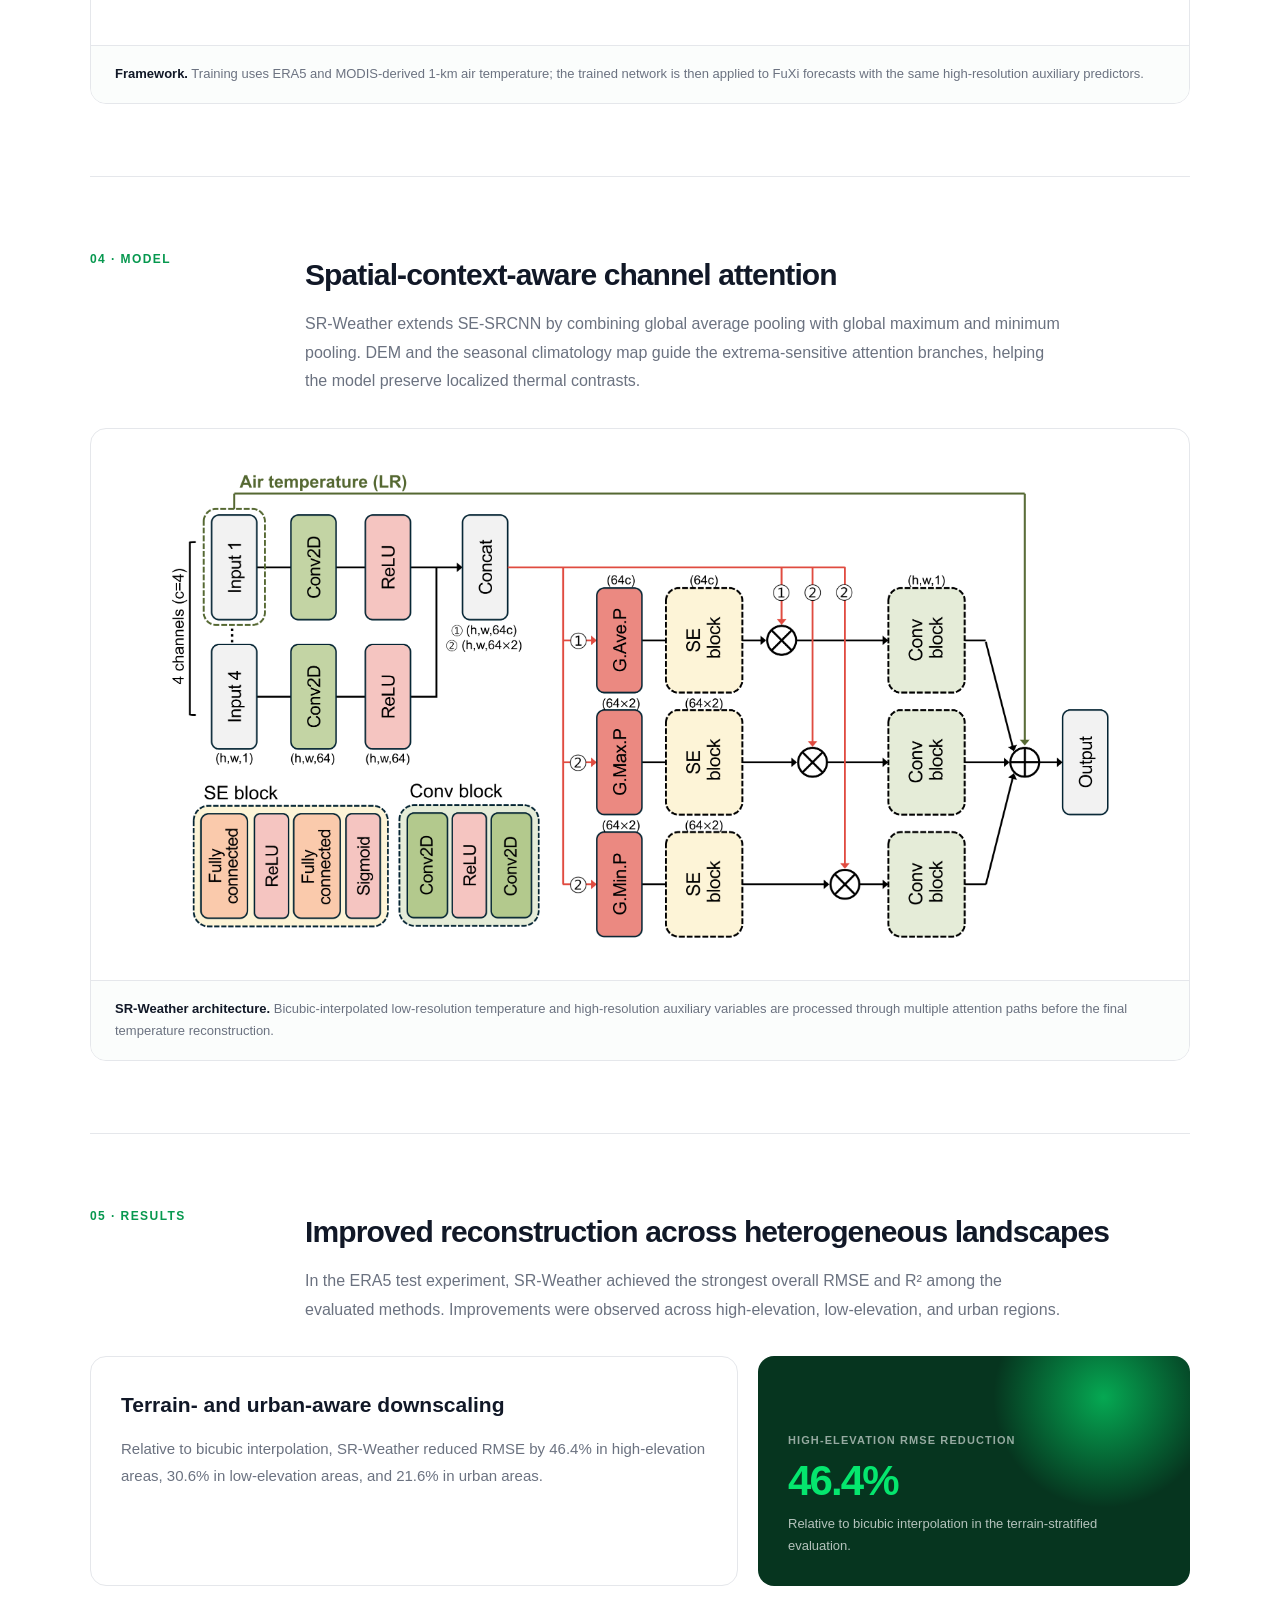
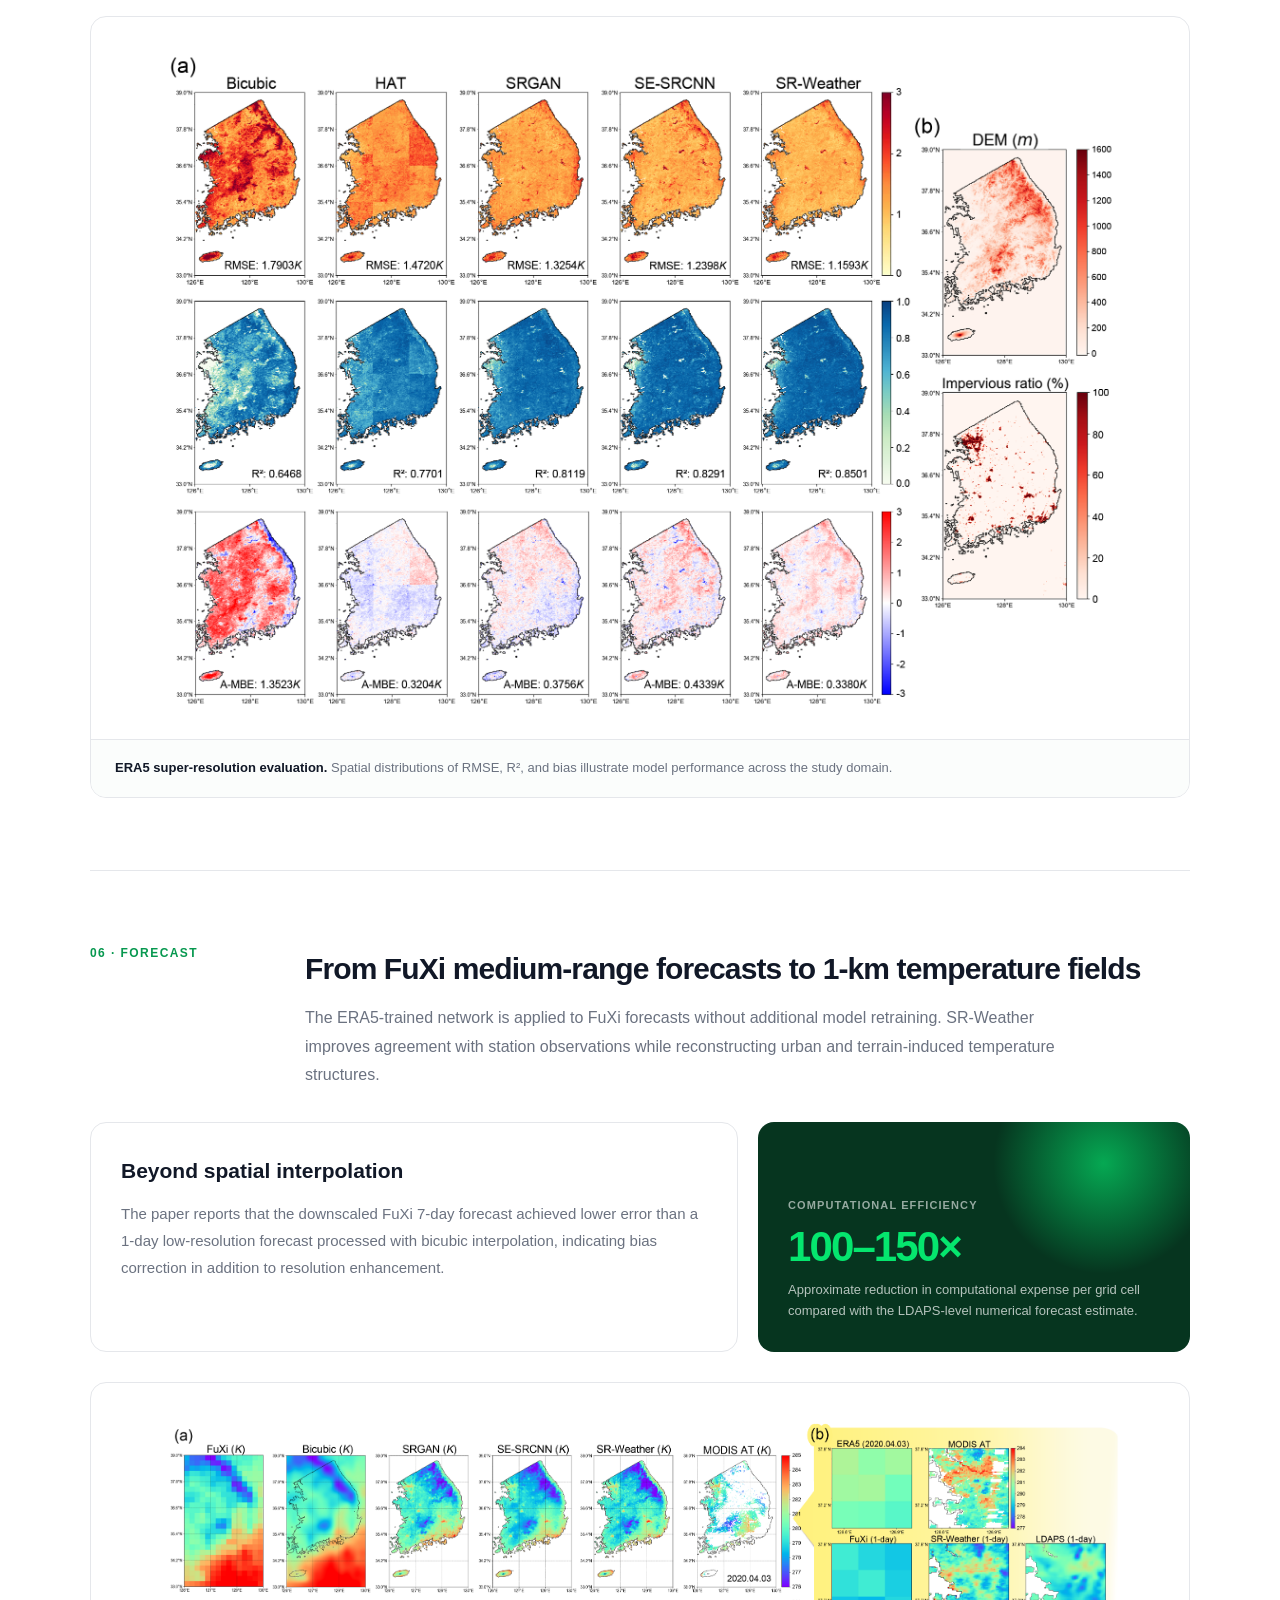
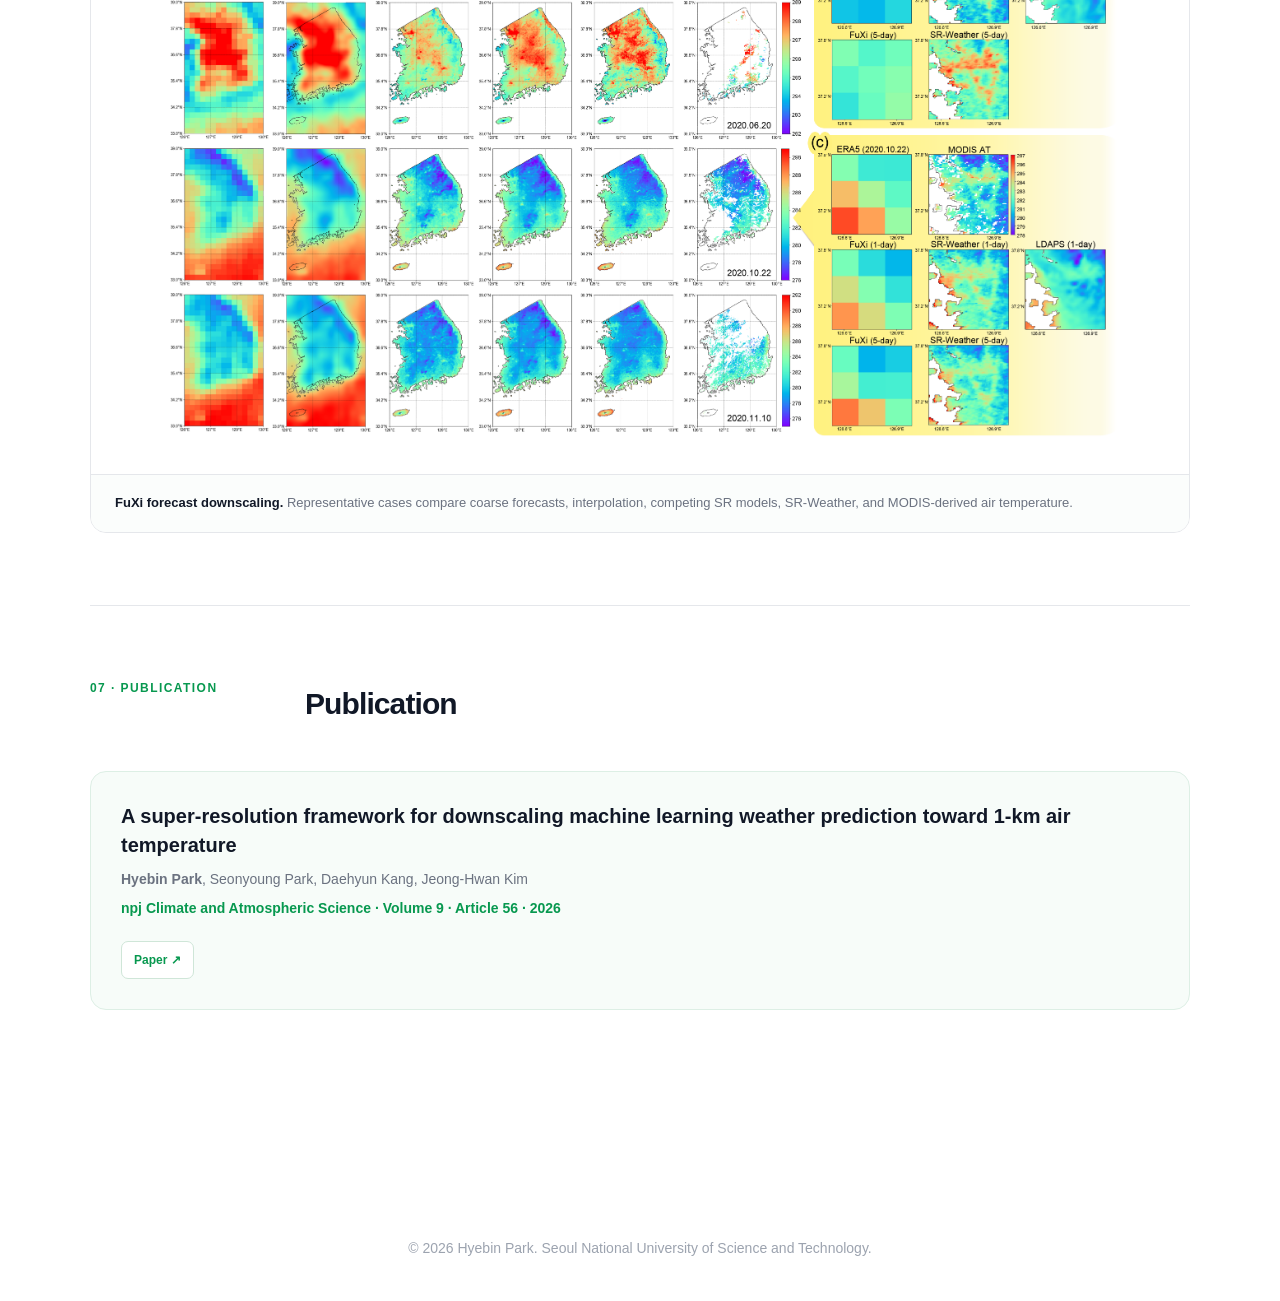
<file: research/weather-sr.html>
<!DOCTYPE html>
<html lang="en">
<head>
  <meta charset="UTF-8">
  <meta name="viewport" content="width=device-width, initial-scale=1.0">

  <title>SR-Weather | Hyebin Park</title>
  <meta
    name="description"
    content="Research portfolio page for SR-Weather, a super-resolution framework for downscaling machine learning weather prediction toward 1-km air temperature."
  >

  <link rel="stylesheet" href="../portfolio.css?v=20260826-6">

  <style>
    .weather-hero {
      padding: 138px 30px 82px;
      overflow: hidden;
      background:
        radial-gradient(circle at 80% 18%, rgba(5,230,110,.17), transparent 30%),
        radial-gradient(circle at 15% 92%, rgba(5,230,110,.08), transparent 24%),
        linear-gradient(180deg, #ffffff 0%, var(--green-pale) 100%);
      border-bottom: 1px solid #e8f1eb;
    }


    .weather-hero-grid {
      max-width: 1100px;
      margin: auto;
    }
    
    .weather-hero-grid > div {
      max-width: 820px;
    }

    .back-link {
      display: inline-flex;
      margin-bottom: 28px;
      color: var(--green-dark);
      text-decoration: none;
      font-size: 14px;
      font-weight: 700;
    }

    .back-link:hover { color: var(--green-hover); }

    .weather-kicker {
      margin-bottom: 14px;
      color: var(--green-dark);
      font-size: 13px;
      font-weight: 800;
      letter-spacing: .13em;
      text-transform: uppercase;
    }

    .weather-title {
      max-width: 760px;
      margin-bottom: 22px;
      color: var(--ink);
      font-size: clamp(42px, 6vw, 68px);
      line-height: 1.06;
      letter-spacing: -.05em;
    }

    .weather-title span { color: var(--green); }

    .weather-lead {
      max-width: 760px;
      color: #5f6876;
      font-size: 18px;
      line-height: 1.75;
    }

    .weather-lead strong {
      color: #374151;
      font-weight: 700;
    }

    .weather-meta {
      display: flex;
      flex-wrap: wrap;
      gap: 8px;
      margin-top: 24px;
    }

    .paper-button {
      display: inline-flex;
      align-items: center;
      gap: 7px;
      margin-top: 28px;
      padding: 11px 18px;
      color: #07351F;
      background: var(--green);
      border-radius: 8px;
      text-decoration: none;
      font-size: 14px;
      font-weight: 750;
      transition: .2s;
    }

    .paper-button:hover {
      color: #fff;
      background: var(--green-hover);
      transform: translateY(-2px);
    }

    .hero-scale-card {
      position: relative;
      min-height: 390px;
      padding: 31px;
      overflow: hidden;
      border-radius: 24px;
      background:
        radial-gradient(circle at 78% 20%, rgba(5,230,110,.68), transparent 29%),
        linear-gradient(145deg, #0A442A, #06351F 68%);
      box-shadow: 0 28px 60px rgba(6,53,31,.17);
    }

    .hero-scale-card::before {
      content: "";
      position: absolute;
      inset: 20px;
      border: 1px solid rgba(255,255,255,.12);
      border-radius: 16px;
    }

    .scale-label {
      position: relative;
      z-index: 2;
      color: rgba(255,255,255,.6);
      font-size: 11px;
      font-weight: 800;
      letter-spacing: .1em;
      text-transform: uppercase;
    }

    .scale-flow {
      position: absolute;
      left: 31px;
      right: 31px;
      bottom: 36px;
      z-index: 2;
    }

    .scale-value {
      color: #fff;
      font-size: 54px;
      font-weight: 800;
      line-height: 1;
      letter-spacing: -.06em;
    }

    .scale-value.small {
      margin-top: 20px;
      color: var(--green);
      font-size: 70px;
    }

    .scale-arrow {
      margin: 15px 0 5px;
      color: rgba(255,255,255,.45);
      font-size: 25px;
    }

    .scale-note {
      margin-top: 10px;
      color: rgba(255,255,255,.62);
      font-size: 13px;
      line-height: 1.6;
    }

    .research-main { padding: 86px 30px 115px; }
    .research-wrap { max-width: 1100px; margin: auto; }

    .detail-section {
      padding: 0 0 72px;
      margin-bottom: 72px;
      border-bottom: 1px solid var(--line);
    }

    .detail-section:last-child {
      margin-bottom: 0;
      border-bottom: 0;
    }

    .detail-section-head {
      display: grid;
      grid-template-columns: 170px minmax(0, 1fr);
      gap: 45px;
      margin-bottom: 32px;
    }

    .detail-index {
      color: var(--green-dark);
      font-size: 12px;
      font-weight: 800;
      letter-spacing: .12em;
      text-transform: uppercase;
    }

    .detail-heading h2 {
      margin-bottom: 10px;
      color: var(--ink);
      font-size: 30px;
      letter-spacing: -.03em;
    }

    .detail-heading p {
      max-width: 760px;
      color: var(--muted);
      font-size: 16px;
      line-height: 1.78;
    }

    .metric-grid {
      display: grid;
      grid-template-columns: repeat(4, 1fr);
      gap: 14px;
    }

    .metric-card {
      padding: 24px;
      background: var(--green-pale);
      border: 1px solid var(--green-line);
      border-radius: 14px;
    }

    .metric-label {
      margin-bottom: 8px;
      color: #66766c;
      font-size: 10px;
      font-weight: 800;
      letter-spacing: .09em;
      text-transform: uppercase;
    }

    .metric-value {
      color: var(--green-dark);
      font-size: 31px;
      font-weight: 800;
      letter-spacing: -.04em;
    }

    .metric-note {
      margin-top: 4px;
      color: var(--muted);
      font-size: 12px;
      line-height: 1.55;
    }

    .contribution-grid {
      display: grid;
      grid-template-columns: repeat(3, 1fr);
      gap: 16px;
    }

    .contribution-card {
      position: relative;
      min-height: 250px;
      padding: 28px;
      overflow: hidden;
      background: #fff;
      border: 1px solid var(--line);
      border-radius: 14px;
      transition: .22s;
    }

    .contribution-card::before {
      content: "";
      position: absolute;
      top: 0;
      left: 0;
      right: 0;
      height: 3px;
      background: var(--green);
    }

    .contribution-card:hover {
      transform: translateY(-3px);
      border-color: #9BF1BE;
      box-shadow: 0 14px 30px rgba(15,23,42,.045);
    }

    .contribution-no {
      display: block;
      margin-bottom: 30px;
      color: var(--green-dark);
      font-size: 12px;
      font-weight: 800;
      letter-spacing: .1em;
    }

    .contribution-card h3 {
      margin-bottom: 12px;
      color: var(--ink);
      font-size: 18px;
      line-height: 1.42;
      letter-spacing: -.02em;
    }

    .contribution-card p {
      color: var(--muted);
      font-size: 14px;
      line-height: 1.75;
    }

    .contribution-keyword {
      display: inline-flex;
      margin-top: 20px;
      padding: 5px 8px;
      color: var(--green-dark);
      background: var(--green-soft);
      border-radius: 5px;
      font-size: 10px;
      font-weight: 800;
      letter-spacing: .06em;
      text-transform: uppercase;
    }

    .framework-grid {
      display: grid;
      grid-template-columns: repeat(3, 1fr);
      gap: 16px;
    }

    .framework-card {
      position: relative;
      min-height: 210px;
      padding: 26px;
      background: #fff;
      border: 1px solid var(--line);
      border-radius: 14px;
    }

    .framework-card::before {
      content: attr(data-step);
      display: inline-flex;
      align-items: center;
      justify-content: center;
      width: 31px;
      height: 31px;
      margin-bottom: 24px;
      color: var(--green-dark);
      background: var(--green-soft);
      border-radius: 8px;
      font-size: 11px;
      font-weight: 800;
    }

    .framework-card h3 {
      margin-bottom: 9px;
      color: var(--ink);
      font-size: 17px;
    }

    .framework-card p {
      color: var(--muted);
      font-size: 14px;
      line-height: 1.7;
    }

    .input-row {
      display: flex;
      flex-wrap: wrap;
      gap: 9px;
      margin-top: 28px;
    }

    .input-pill {
      padding: 7px 10px;
      color: var(--green-dark);
      background: var(--green-soft);
      border: 1px solid #ccefd9;
      border-radius: 999px;
      font-size: 11px;
      font-weight: 750;
    }

    .figure-card {
      margin-top: 30px;
      overflow: hidden;
      background: #fff;
      border: 1px solid var(--line);
      border-radius: 16px;
    }

    /* Keep academic figures slightly inset instead of filling the whole card. */
    .figure-card img {
      width: calc(100% - 64px);
      max-width: 960px;
      height: auto;
      display: block;
      margin: 32px auto 28px;
      object-fit: contain;
      background: #fff;
    }

    .figure-caption {
      padding: 17px 24px 19px;
      color: var(--muted);
      font-size: 13px;
      line-height: 1.65;
      border-top: 1px solid var(--line);
      background: #fbfdfc;
    }

    .figure-caption strong { color: var(--ink); }

    .result-callout {
      display: grid;
      grid-template-columns: 1.2fr .8fr;
      gap: 20px;
      align-items: stretch;
    }

    .result-copy,
    .result-highlight {
      padding: 30px;
      border-radius: 16px;
    }

    .result-copy {
      background: #fff;
      border: 1px solid var(--line);
    }

    .result-copy h3 {
      margin-bottom: 12px;
      color: var(--ink);
      font-size: 21px;
    }

    .result-copy p {
      color: var(--muted);
      font-size: 15px;
      line-height: 1.8;
    }

    .result-highlight {
      display: flex;
      flex-direction: column;
      justify-content: flex-end;
      min-height: 230px;
      color: #fff;
      background:
        radial-gradient(circle at 80% 18%, rgba(5,230,110,.65), transparent 28%),
        var(--green-deep);
    }

    .result-highlight span {
      color: rgba(255,255,255,.58);
      font-size: 11px;
      font-weight: 800;
      letter-spacing: .1em;
      text-transform: uppercase;
    }

    .result-highlight strong {
      margin-top: 10px;
      color: var(--green);
      font-size: 42px;
      line-height: 1.05;
      letter-spacing: -.045em;
    }

    .result-highlight p {
      margin-top: 10px;
      color: rgba(255,255,255,.7);
      font-size: 13px;
      line-height: 1.65;
    }

    .publication-box {
      padding: 30px;
      background: var(--green-pale);
      border: 1px solid var(--green-line);
      border-radius: 16px;
    }

    .publication-box h3 {
      margin-bottom: 8px;
      color: var(--ink);
      font-size: 20px;
      line-height: 1.45;
    }

    .publication-authors {
      color: var(--muted);
      font-size: 14px;
      line-height: 1.7;
    }

    .publication-journal {
      margin-top: 5px;
      color: var(--green-dark);
      font-size: 14px;
      font-weight: 700;
    }

    .publication-links {
      display: flex;
      flex-wrap: wrap;
      gap: 10px;
      margin-top: 20px;
    }

    .publication-links a {
      padding: 8px 12px;
      color: var(--green-dark);
      background: #fff;
      border: 1px solid #cfe6d8;
      border-radius: 7px;
      text-decoration: none;
      font-size: 12px;
      font-weight: 750;
    }

    .publication-links a:hover { border-color: var(--green-dark); }

    @media (max-width: 900px) {
      .weather-hero-grid,
      .result-callout { grid-template-columns: 1fr; }

      .hero-scale-card {
        min-height: 320px;
        max-width: 430px;
      }

      .metric-grid { grid-template-columns: repeat(2, 1fr); }
      .contribution-grid,
      .framework-grid { grid-template-columns: 1fr; }

      .detail-section-head {
        grid-template-columns: 1fr;
        gap: 8px;
      }
    }

    @media (max-width: 600px) {
      .weather-hero { padding: 115px 22px 65px; }
      .weather-title { font-size: 42px; }
      .weather-lead { font-size: 16px; }
      .research-main { padding: 65px 22px 90px; }
      .metric-grid { grid-template-columns: 1fr; }

      .detail-section {
        padding-bottom: 55px;
        margin-bottom: 55px;
      }

      .hero-scale-card { min-height: 290px; }
      .scale-value { font-size: 46px; }
      .scale-value.small { font-size: 58px; }

      .figure-card img {
        width: calc(100% - 28px);
        margin: 18px auto 16px;
      }
    }
  </style>
</head>

<body>

  <nav class="site-nav">
    <div class="nav-inner">
      <a class="logo" href="../index.html">
        Hyebin Park<span class="logo-dot">.</span>
      </a>

      <ul class="nav-links">
        <li><a href="../index.html#about">About</a></li>
        <li><a href="../portfolio.html">Portfolio</a></li>
        <li><a href="../index.html#publications">Publications</a></li>
        <li><a href="../index.html#projects">Projects</a></li>
        <li><a href="../index.html#education">Experience</a></li>
        <li><a href="../index.html#awards">Awards</a></li>
        <li><a href="../index.html#contact">Contact</a></li>
      </ul>
    </div>
  </nav>

  <header class="weather-hero">
    <div class="weather-hero-grid">

      <div>
        <a class="back-link" href="../portfolio.html">← Back to Portfolio</a>

        <div class="weather-kicker">
          Environmental Downscaling · Published 2026
        </div>

        <h1 class="weather-title">
          A Super-Resolution Framework for
          <span>Enhancing 1-km Air Temperature Forecasts</span>
        </h1>

        <p class="weather-lead">
          SR-Weather bridges the resolution gap between global
          <strong>machine-learning weather prediction</strong> and kilometer-scale
          local temperature by integrating high-resolution terrain, urban-surface,
          and climatological information into a
          <strong>forecast-oriented super-resolution framework</strong>.
        </p>

        <div class="weather-meta">
          <span class="badge published">Published</span>
          <span class="badge">Super-Resolution</span>
          <span class="badge">Weather AI</span>
          <span class="badge">Remote Sensing</span>
        </div>

        <a
          class="paper-button"
          href="https://doi.org/10.1038/s41612-026-01328-5"
          target="_blank"
          rel="noopener noreferrer">
          Read Paper ↗
        </a>
      </div>

    </div>
  </header>

  <main class="research-main">
    <div class="research-wrap">

      <section class="detail-section">
        <div class="detail-section-head">
          <div class="detail-index">01 · Overview</div>
          <div class="detail-heading">
            <h2>Bridging global weather prediction and local-scale temperature</h2>
            <p>
              Global machine-learning weather models provide accurate and
              computationally efficient forecasts, but their coarse spatial
              resolution limits the representation of terrain-driven temperature
              gradients, urban heat islands, and other localized surface effects.
              SR-Weather addresses this scale gap through learned super-resolution.
            </p>
          </div>
        </div>

        <div class="metric-grid">
          <div class="metric-card">
            <div class="metric-label">Input resolution</div>
            <div class="metric-value">0.25°</div>
            <div class="metric-note">Approximately 25-km global weather fields</div>
          </div>

          <div class="metric-card">
            <div class="metric-label">Output resolution</div>
            <div class="metric-value">1 km</div>
            <div class="metric-note">High-resolution surface air temperature</div>
          </div>

          <div class="metric-card">
            <div class="metric-label">ERA5 test RMSE</div>
            <div class="metric-value">1.16 K</div>
            <div class="metric-note">Compared with 1.79 K for bicubic interpolation</div>
          </div>

          <div class="metric-card">
            <div class="metric-label">ERA5 test R²</div>
            <div class="metric-value">0.85</div>
            <div class="metric-note">Compared with 0.65 for bicubic interpolation</div>
          </div>
        </div>
      </section>

      <section class="detail-section">
        <div class="detail-section-head">
          <div class="detail-index">02 · Contribution</div>

          <div class="detail-heading">
            <h2>Research contribution</h2>
            <p>
              The novelty of SR-Weather lies not only in increasing spatial
              resolution, but in connecting machine-learning weather prediction
              with local-scale environmental information and demonstrating that
              super-resolution can also improve forecast accuracy.
            </p>
          </div>
        </div>

        <div class="contribution-grid">

          <article class="contribution-card">
            <span class="contribution-no">01</span>
            <h3>Forecast-oriented Super-Resolution</h3>
            <p>
              Rather than treating downscaling only as a reanalysis reconstruction
              problem, SR-Weather is designed for direct application to
              machine-learning weather forecasts. A model trained with ERA5 is
              transferred to FuXi medium-range forecasts without retraining.
            </p>
            <span class="contribution-keyword">Forecast Transfer</span>
          </article>

          <article class="contribution-card">
            <span class="contribution-no">02</span>
            <h3>Spatially Conditioned Downscaling</h3>
            <p>
              Fine-scale terrain, impervious-surface, and seasonal climatological
              information explicitly condition the reconstruction so that local
              temperature variability is recovered beyond what is available in
              the coarse meteorological grid alone.
            </p>
            <span class="contribution-keyword">Physical Context</span>
          </article>

          <article class="contribution-card">
            <span class="contribution-no">03</span>
            <h3>Resolution Enhancement + Bias Correction</h3>
            <p>
              The framework improves spatial detail while also reducing forecast
              error. This shows that learned super-resolution can operate as more
              than interpolation: it can refine the statistical quality of
              machine-learning weather predictions.
            </p>
            <span class="contribution-keyword">Forecast Refinement</span>
          </article>

        </div>
      </section>

      <section class="detail-section">
        <div class="detail-section-head">
          <div class="detail-index">03 · Framework</div>
          <div class="detail-heading">
            <h2>Two-stage SR-Weather framework</h2>
            <p>
              The model is first trained using ERA5 2-m air temperature as the
              coarse input and MODIS-derived 1-km air temperature as the target.
              The trained model is then applied directly to FuXi forecasts to
              generate kilometer-scale temperature forecasts.
            </p>
          </div>
        </div>

        <div class="framework-grid">
          <div class="framework-card" data-step="01">
            <h3>High-resolution target construction</h3>
            <p>
              Daily 1-km air temperature is derived from MODIS land-surface
              temperature using station observations and environmental predictors.
            </p>
          </div>

          <div class="framework-card" data-step="02">
            <h3>Super-resolution training</h3>
            <p>
              SR-Weather learns the mapping from 0.25° ERA5 temperature to
              MODIS-derived 1-km air temperature while integrating fine-scale
              spatial predictors.
            </p>
          </div>

          <div class="framework-card" data-step="03">
            <h3>FuXi forecast downscaling</h3>
            <p>
              The ERA5-trained model receives FuXi 0.25° forecasts and produces
              1-km temperature fields for lead times from one to seven days.
            </p>
          </div>
        </div>

        <div class="input-row">
          <span class="input-pill">ERA5 T2M</span>
          <span class="input-pill">FuXi T2M</span>
          <span class="input-pill">MODIS-derived Air Temperature</span>
          <span class="input-pill">DEM</span>
          <span class="input-pill">Impervious Surface Fraction</span>
          <span class="input-pill">Seasonal Climatology Map</span>
        </div>

        <div class="figure-card">
          <img
            src="image/weather_sr/Framework.png"
            alt="SR-Weather two-stage super-resolution framework"
            loading="lazy">
          <div class="figure-caption">
            <strong>Framework.</strong>
            Training uses ERA5 and MODIS-derived 1-km air temperature; the
            trained network is then applied to FuXi forecasts with the same
            high-resolution auxiliary predictors.
          </div>
        </div>
      </section>

      <section class="detail-section">
        <div class="detail-section-head">
          <div class="detail-index">04 · Model</div>
          <div class="detail-heading">
            <h2>Spatial-context-aware channel attention</h2>
            <p>
              SR-Weather extends SE-SRCNN by combining global average pooling
              with global maximum and minimum pooling. DEM and the seasonal
              climatology map guide the extrema-sensitive attention branches,
              helping the model preserve localized thermal contrasts.
            </p>
          </div>
        </div>

        <div class="figure-card">
          <img
            src="image/weather_sr/SR-Weather architecture.png"
            alt="Architecture of the SR-Weather model"
            loading="lazy">
          <div class="figure-caption">
            <strong>SR-Weather architecture.</strong>
            Bicubic-interpolated low-resolution temperature and high-resolution
            auxiliary variables are processed through multiple attention paths
            before the final temperature reconstruction.
          </div>
        </div>
      </section>

      <section class="detail-section">
        <div class="detail-section-head">
          <div class="detail-index">05 · Results</div>
          <div class="detail-heading">
            <h2>Improved reconstruction across heterogeneous landscapes</h2>
            <p>
              In the ERA5 test experiment, SR-Weather achieved the strongest
              overall RMSE and R² among the evaluated methods. Improvements were
              observed across high-elevation, low-elevation, and urban regions.
            </p>
          </div>
        </div>

        <div class="result-callout">
          <div class="result-copy">
            <h3>Terrain- and urban-aware downscaling</h3>
            <p>
              Relative to bicubic interpolation, SR-Weather reduced RMSE by
              46.4% in high-elevation areas, 30.6% in low-elevation areas, and
              21.6% in urban areas.
            </p>
          </div>

          <div class="result-highlight">
            <span>High-elevation RMSE reduction</span>
            <strong>46.4%</strong>
            <p>Relative to bicubic interpolation in the terrain-stratified evaluation.</p>
          </div>
        </div>

        <div class="figure-card">
          <img
            src="image/weather_sr/ERA5 super-resolution evaluation.png"
            alt="Spatial verification of SR-Weather and comparison models"
            loading="lazy">
          <div class="figure-caption">
            <strong>ERA5 super-resolution evaluation.</strong>
            Spatial distributions of RMSE, R², and bias illustrate model
            performance across the study domain.
          </div>
        </div>
      </section>

      <section class="detail-section">
        <div class="detail-section-head">
          <div class="detail-index">06 · Forecast</div>
          <div class="detail-heading">
            <h2>From FuXi medium-range forecasts to 1-km temperature fields</h2>
            <p>
              The ERA5-trained network is applied to FuXi forecasts without
              additional model retraining. SR-Weather improves agreement with
              station observations while reconstructing urban and terrain-induced
              temperature structures.
            </p>
          </div>
        </div>

        <div class="result-callout">
          <div class="result-copy">
            <h3>Beyond spatial interpolation</h3>
            <p>
              The paper reports that the downscaled FuXi 7-day forecast achieved
              lower error than a 1-day low-resolution forecast processed with
              bicubic interpolation, indicating bias correction in addition to
              resolution enhancement.
            </p>
          </div>

          <div class="result-highlight">
            <span>Computational efficiency</span>
            <strong>100–150×</strong>
            <p>
              Approximate reduction in computational expense per grid cell
              compared with the LDAPS-level numerical forecast estimate.
            </p>
          </div>
        </div>

        <div class="figure-card">
          <img
            src="image/weather_sr/FuXi forecast downscaling.png"
            alt="FuXi forecast downscaling examples from SR-Weather"
            loading="lazy">
          <div class="figure-caption">
            <strong>FuXi forecast downscaling.</strong>
            Representative cases compare coarse forecasts, interpolation,
            competing SR models, SR-Weather, and MODIS-derived air temperature.
          </div>
        </div>
      </section>

      <section class="detail-section">
        <div class="detail-section-head">
          <div class="detail-index">07 · Publication</div>
          <div class="detail-heading">
            <h2>Publication</h2>
          </div>
        </div>

        <div class="publication-box">
          <h3>
            A super-resolution framework for downscaling machine learning
            weather prediction toward 1-km air temperature
          </h3>

          <div class="publication-authors">
            <strong>Hyebin Park</strong>, Seonyoung Park, Daehyun Kang,
            Jeong-Hwan Kim
          </div>

          <div class="publication-journal">
            npj Climate and Atmospheric Science · Volume 9 · Article 56 · 2026
          </div>

          <div class="publication-links">
            <a
              href="https://doi.org/10.1038/s41612-026-01328-5"
              target="_blank"
              rel="noopener noreferrer">
              Paper ↗
            </a>
          </div>
        </div>
      </section>

    </div>
  </main>

  <footer class="site-footer">
    © 2026 Hyebin Park. Seoul National University of Science and Technology.
  </footer>

</body>
</html>
</file>
<file: portfolio.css>
* { box-sizing: border-box; margin: 0; padding: 0; }

:root {
  --ink: #111827;
  --text: #4b5563;
  --muted: #6b7280;
  --soft-muted: #9ca3af;
  --line: #e5e7eb;
  --green: #05E66E;
  --green-dark: #07984F;
  --green-hover: #057A40;
  --green-deep: #06351F;
  --green-pale: #F7FCF9;
  --green-soft: #E8FFF1;
  --green-line: #DDEFE5;
  --white: #ffffff;
}

html { scroll-behavior: smooth; }

body {
  font-family: -apple-system, BlinkMacSystemFont, "Segoe UI", "Noto Sans", "Noto Sans KR", Arial, sans-serif;
  color: var(--ink);
  background: var(--white);
  line-height: 1.7;
  -webkit-font-smoothing: antialiased;
}

a { color: inherit; }


/* ================================
   Navigation
================================ */

.site-nav {
  position: fixed;
  top: 0;
  left: 0;
  width: 100%;
  z-index: 1000;
  background: rgba(255,255,255,.92);
  backdrop-filter: blur(12px);
  -webkit-backdrop-filter: blur(12px);
  border-bottom: 1px solid rgba(229,231,235,.85);
}

.nav-inner {
  max-width: 1100px;
  height: 70px;
  margin: auto;
  padding: 0 30px;
  display: flex;
  align-items: center;
  justify-content: space-between;
}

.logo {
  text-decoration: none;
  font-size: 20px;
  font-weight: 750;
  letter-spacing: -.02em;
  color: var(--ink);
}

.logo-dot {
  color: var(--green);
}

.nav-links {
  display: flex;
  gap: 27px;
  list-style: none;
}

.nav-links a {
  text-decoration: none;
  color: var(--text);
  font-size: 15px;
  font-weight: 500;
  transition: .2s;
}

.nav-links a:hover,
.nav-links a.active {
  color: var(--green-dark);
}


/* ================================
   Portfolio Hero
================================ */

.portfolio-hero {
  min-height: 60vh;
  padding-top: 70px;
  overflow: hidden;
  display: flex;
  align-items: center;

  background:
    radial-gradient(circle at 80% 23%, rgba(5,230,110,.17), transparent 33%),
    radial-gradient(circle at 16% 92%, rgba(5,230,110,.09), transparent 25%),
    linear-gradient(180deg,#fff 0%,var(--green-pale) 100%);
}

.portfolio-hero-inner {
  width: 100%;
  max-width: 1100px;
  margin: auto;
  padding: 70px 30px 60px;
  display: block;
}

.hero-label {
  display: inline-flex;
  align-items: center;
  gap: 9px;
  margin-bottom: 22px;

  color: var(--green-dark);
  font-size: 14px;
  font-weight: 700;
  letter-spacing: .14em;
  text-transform: uppercase;
}

.hero-label::before {
  content: "";
  display: block;
  width: 26px;
  height: 2px;
  background: var(--green);
}

.portfolio-hero h1 {
  margin-bottom: 26px;

  color: var(--ink);
  font-size: clamp(52px,7vw,82px);
  font-weight: 760;
  line-height: 1.02;
  letter-spacing: -.055em;
}

.portfolio-hero h1 span {
  color: var(--green);
}

.lead {
  max-width: 690px;
  margin-bottom: 34px;
  color: #5f6876;
  font-size: 18px;
  line-height: 1.75;
}

.lead strong {
  color: #374151;
  font-weight: 600;
}

.hero-actions {
  display: flex;
  flex-wrap: wrap;
  gap: 11px;
}

.btn {
  display: inline-flex;
  align-items: center;

  padding: 12px 20px;
  border-radius: 8px;

  text-decoration: none;
  font-size: 15px;
  font-weight: 600;

  transition: .2s;
}

.btn-primary {
  color: #07351F;
  background: var(--green);
}

.btn-primary:hover {
  background: var(--green-hover);
  color: #fff;
  transform: translateY(-2px);
}

.btn-secondary {
  color: #374151;
  background: rgba(255,255,255,.85);
  border: 1px solid #d1d5db;
}

.btn-secondary:hover {
  color: var(--green-dark);
  border-color: var(--green-dark);
  transform: translateY(-2px);
}


/* ================================
   Shared Sections
================================ */

.container {
  max-width: 1100px;
  margin: auto;
}

.portfolio-section {
  padding: 100px 30px;
}

.archive-section {
  background: var(--green-pale);
}

.section-title {
  max-width: 720px;
  margin-bottom: 50px;
}

.section-label {
  margin-bottom: 8px;
  color: var(--green-dark);
  font-size: 13px;
  font-weight: 700;
  letter-spacing: .14em;
  text-transform: uppercase;
}

.section-title h2 {
  margin-bottom: 12px;
  color: var(--ink);
  font-size: 38px;
  line-height: 1.2;
  letter-spacing: -.035em;
}

.section-title p {
  color: var(--muted);
  font-size: 16px;
  line-height: 1.75;
}


/* ================================
   Highlight Cards
================================ */

.highlight-grid {
  display: grid;
  grid-template-columns: repeat(2,1fr);
  gap: 22px;
}

.feature-card {
  display: block;
  overflow: hidden;
  min-width: 0;

  text-decoration: none;

  background: #fff;
  border: 1px solid var(--line);
  border-radius: 14px;

  transition: .25s;
}

.feature-card:hover {
  transform: translateY(-5px);
  border-color: #9BF1BE;
  box-shadow: 0 16px 35px rgba(15,23,42,.055);
}

.card-visual {
  position: relative;
  min-height: 215px;
  overflow: hidden;

  padding: 27px 28px;

  display: flex;
  align-items: flex-end;

  background:
    radial-gradient(circle at 82% 20%, rgba(5,230,110,.27), transparent 31%),
    linear-gradient(145deg,#f5fcf8,#e7f8ee);

  border-bottom: 1px solid #e4f2e9;
}

.weather-framework-image,
.kompsat-framework-image {
  position: absolute;
  left: 0;
  top: 50%;

  width: 100%;
  height: auto;

  transform: translateY(-50%);
  display: block;
}

.visual-weather {
  background:
    radial-gradient(circle at 20% 25%, rgba(5,230,110,.18), transparent 24%),
    radial-gradient(circle at 79% 72%, rgba(7,152,79,.12), transparent 30%),
    linear-gradient(145deg,#fbfefc,#eaf8f0);
}

.visual-number {
  position: absolute;
  top: 21px;
  left: 26px;
  z-index: 3;

  color: var(--green-dark);
  font-size: 13px;
  font-weight: 800;
  letter-spacing: .09em;
}

.visual-kicker {
  position: relative;
  z-index: 3;

  color: var(--green-deep);
  font-size: 12px;
  font-weight: 800;
  letter-spacing: .09em;
  text-transform: uppercase;
}

.visual-scene {
  position: absolute;
  inset: 0;
}

.satellite-scene::before {
  content: "";
  position: absolute;

  width: 185px;
  height: 115px;

  top: 40px;
  right: 45px;

  border-radius: 12px;
  border: 1px solid rgba(7,152,79,.22);

  background:
    linear-gradient(90deg,transparent 49%,rgba(7,152,79,.1) 50%,transparent 51%),
    linear-gradient(0deg,transparent 49%,rgba(7,152,79,.1) 50%,transparent 51%),
    rgba(255,255,255,.55);

  background-size: 28px 28px;

  transform: rotate(-7deg);
  box-shadow: 0 16px 34px rgba(7,152,79,.08);
}

.pixel {
  position: absolute;
  display: block;
  background: rgba(5,230,110,.48);
  border-radius: 3px;
}

.pixel-a {
  width: 38px;
  height: 38px;
  right: 72px;
  top: 58px;
}

.pixel-b {
  width: 24px;
  height: 24px;
  right: 128px;
  top: 98px;
  background: rgba(7,152,79,.25);
}

.pixel-c {
  width: 18px;
  height: 18px;
  right: 58px;
  top: 126px;
  background: rgba(7,152,79,.17);
}

.scan {
  position: absolute;
  width: 130px;
  height: 1px;
  right: 72px;
  background: rgba(7,152,79,.25);
  transform: rotate(-7deg);
}

.scan-a { top: 70px; }
.scan-b { top: 104px; }
.scan-c { top: 138px; }

.climate-scene::before,
.climate-scene::after {
  content: "";
  position: absolute;
  border-radius: 50%;
  border: 1px solid rgba(7,152,79,.2);
}

.climate-scene::before {
  width: 195px;
  height: 125px;
  right: 30px;
  top: 37px;
  transform: rotate(-13deg);
}

.climate-scene::after {
  width: 135px;
  height: 84px;
  right: 65px;
  top: 58px;
  transform: rotate(11deg);
}

.contour {
  position: absolute;
  display: block;
  border: 1px solid rgba(7,152,79,.18);
  border-radius: 50%;
  transform: rotate(-9deg);
}

.contour-a {
  width: 245px;
  height: 95px;
  top: 54px;
  right: 8px;
}

.contour-b {
  width: 180px;
  height: 65px;
  top: 76px;
  right: 44px;
}

.contour-c {
  width: 110px;
  height: 38px;
  top: 89px;
  right: 79px;
}

.climate-dot {
  position: absolute;

  width: 8px;
  height: 8px;

  border-radius: 50%;
  background: var(--green);

  box-shadow: 0 0 0 5px rgba(5,230,110,.13);
}

.dot-a {
  right: 68px;
  top: 64px;
}

.dot-b {
  right: 158px;
  top: 102px;
}

.dot-c {
  right: 102px;
  top: 135px;
}

.card-body {
  padding: 28px 30px 30px;
}

.card-meta {
  display: flex;
  flex-wrap: wrap;
  gap: 8px;
  margin-bottom: 15px;
}

.badge {
  display: inline-flex;
  align-items: center;
  gap: 5px;

  padding: 4px 8px;
  border-radius: 4px;

  color: var(--green-dark);
  background: var(--green-soft);

  font-size: 10px;
  font-weight: 800;
  letter-spacing: .06em;
  text-transform: uppercase;
}

.badge.locked {
  color: #5e6762;
  background: #f1f5f2;
}

.badge.published {
  color: #08783f;
  background: #E8FFF1;
}

.card-title {
  margin-bottom: 11px;
  color: var(--ink);
  font-size: 21px;
  line-height: 1.42;
  letter-spacing: -.022em;
}

.card-desc {
  color: var(--muted);
  font-size: 15px;
  line-height: 1.7;
}

.card-footer {
  display: flex;
  align-items: center;
  justify-content: space-between;
  gap: 16px;

  margin-top: 25px;
  padding-top: 18px;

  border-top: 1px solid #E4F2E9;

  color: var(--green-dark);
  font-size: 14px;
  font-weight: 700;
}

.card-footer b {
  color: var(--green);
  font-size: 15px;
}

.card-footer .year {
  color: var(--soft-muted);
  font-weight: 600;
}


/* ================================
   All Research Cards
================================ */

.research-archive {
  display: flex;
  flex-direction: column;
  gap: 65px;
}

.research-status-group {
  display: block;
}

.research-group-header {
  display: flex;
  align-items: baseline;
  justify-content: space-between;
  gap: 20px;

  margin-bottom: 22px;
  padding-bottom: 12px;

  border-bottom: 1px solid var(--green-line);
}

.research-group-header h3 {
  color: var(--ink);
  font-size: 24px;
  font-weight: 700;
  line-height: 1.3;
  letter-spacing: -0.025em;
}

.research-group-header span {
  color: var(--soft-muted);
  font-size: 13px;
  font-weight: 600;
}


/* All Research = 무조건 1열 */
.research-grid {
  display: flex;
  flex-direction: column;
  gap: 22px;
}

.research-card {
  position: relative;
  min-height: 210px;

  padding: 29px;

  text-decoration: none;

  background: #fff;
  border: 1px solid var(--line);
  border-radius: 14px;

  transition: .25s;
}

.research-card:hover {
  transform: translateY(-4px);
  border-color: #9BF1BE;
  box-shadow: 0 14px 30px rgba(15,23,42,.045);
}

.research-topline {
  display: flex;
  align-items: center;
  justify-content: space-between;
  gap: 15px;

  margin-bottom: 19px;
}

.research-meta-row {
  display: flex;
  align-items: center;
  flex-wrap: wrap;
  gap: 10px;

  min-width: 0;
}

.research-meta-row .research-type {
  margin-bottom: 0;
}

.research-number {
  color: var(--green-dark);
  font-size: 13px;
  font-weight: 700;
  letter-spacing: .06em;
}

.mini-visual {
  position: relative;
  height: 62px;

  margin-bottom: 23px;

  overflow: hidden;

  border-radius: 9px;
  background: var(--green-pale);
  border: 1px solid #E4F2E9;
}

.mini-visual::after {
  content: "";
  position: absolute;
  inset: 0;

  background:
    linear-gradient(
      90deg,
      transparent,
      rgba(5,230,110,.08)
    );
}

.mini-foundation {
  display: flex;
  align-items: center;
  justify-content: center;
  gap: 11px;
}

.mini-foundation span {
  width: 26px;
  height: 26px;

  border: 1px solid #8bdcab;
  background: #fff;

  transform: rotate(45deg);
}

.mini-gpp span {
  position: absolute;
  bottom: 0;

  width: 14px;

  background: rgba(7,152,79,.3);
  border-radius: 3px 3px 0 0;
}

.mini-gpp span:nth-child(1) {
  height: 25px;
  left: 27%;
}

.mini-gpp span:nth-child(2) {
  height: 43px;
  left: 47%;
  background: rgba(5,230,110,.5);
}

.mini-gpp span:nth-child(3) {
  height: 34px;
  left: 67%;
}

.mini-crop {
  display: grid;
  grid-template-columns: repeat(4,1fr);
  gap: 7px;

  padding: 10px 13px;
}

.mini-crop span {
  border-radius: 4px;
  background: linear-gradient(180deg,#c7f4d8,#e9fff1);
  border: 1px solid #aceac5;
}

.mini-monitoring span {
  position: absolute;

  width: 42px;
  height: 25px;

  border: 1px solid #9ce3b8;
  background: #fff;

  transform: skewX(-12deg);
}

.mini-monitoring span:nth-child(1) {
  left: 24%;
  top: 19px;
}

.mini-monitoring span:nth-child(2) {
  left: 45%;
  top: 11px;
}

.mini-monitoring span:nth-child(3) {
  left: 64%;
  top: 25px;
}

.research-type {
  margin-bottom: 8px;

  color: var(--green-dark);

  font-size: 11px;
  font-weight: 800;
  letter-spacing: .09em;
  text-transform: uppercase;
}


/* Publication / Funded Project */
.purpose-tag {
  display: inline-flex;
  align-items: center;
  justify-content: center;

  padding: 5px 10px;

  border: 1px solid #BEEFD0;
  border-radius: 999px;

  background: #E8FFF1;
  color: #08783f;

  font-size: 10px;
  font-weight: 800;
  line-height: 1;
  letter-spacing: .05em;
  text-transform: uppercase;

  white-space: nowrap;
}

.research-card h3 {
  margin-bottom: 10px;

  color: var(--ink);

  font-size: 19px;
  line-height: 1.48;
}

.research-card p {
  color: var(--muted);
  font-size: 14px;
  line-height: 1.7;
}


/* Bottom row */
.research-bottom {
  position: absolute;

  left: 29px;
  right: 29px;
  bottom: 25px;

  padding-top: 16px;

  display: flex;
  align-items: center;
  justify-content: space-between;
  gap: 12px;

  border-top: 1px solid #E4F2E9;

  color: var(--green-dark);
  font-size: 13px;
  font-weight: 700;
}


/* Year = 오른쪽 아래 */
.research-bottom .research-year {
  margin-left: auto;

  color: var(--soft-muted);

  font-size: 13px;
  font-weight: 700;

  white-space: nowrap;
}

.research-bottom span:last-child {
  color: var(--soft-muted);
  font-weight: 600;
}


/* ================================
   Research Detail Pages
================================ */

.detail-hero {
  padding: 140px 30px 76px;
  overflow: hidden;

  background:
    radial-gradient(circle at 82% 16%,rgba(5,230,110,.13),transparent 27%),
    linear-gradient(180deg,#fff,var(--green-pale));

  border-bottom: 1px solid #e8f1eb;
}

.back-link {
  display: inline-flex;

  margin-bottom: 28px;

  color: var(--green-dark);

  text-decoration: none;

  font-size: 14px;
  font-weight: 700;
}

.detail-title {
  max-width: 900px;

  margin-bottom: 22px;

  color: var(--ink);

  font-size: clamp(38px,6vw,64px);
  line-height: 1.08;
  letter-spacing: -.048em;
}

.detail-meta {
  display: flex;
  flex-wrap: wrap;
  gap: 9px;

  margin-bottom: 20px;
}

.detail-lead {
  max-width: 760px;

  color: #5f6876;

  font-size: 18px;
  line-height: 1.75;
}

.detail-body {
  padding: 76px 30px 110px;
}

.detail-layout {
  display: grid;
  grid-template-columns: minmax(0,1fr) 250px;
  gap: 70px;
  align-items: start;
}

.detail-content {
  max-width: 760px;
}

.detail-block {
  padding: 0 0 42px;
  margin-bottom: 42px;

  border-bottom: 1px solid var(--line);
}

.detail-block:last-child {
  border-bottom: 0;
}

.detail-block h2 {
  margin-bottom: 14px;

  color: var(--ink);

  font-size: 25px;
  letter-spacing: -.025em;
}

.detail-block p,
.detail-block li {
  color: #596373;
  font-size: 16px;
}

.detail-block ul {
  padding-left: 21px;

  display: grid;
  gap: 8px;
}

.fact-panel {
  position: sticky;
  top: 96px;

  padding: 24px;

  background: var(--green-pale);

  border: 1px solid var(--green-line);
  border-radius: 14px;
}

.fact {
  padding: 14px 0;

  border-bottom: 1px solid #dfebe4;
}

.fact:last-child {
  border-bottom: 0;
}

.fact strong {
  display: block;

  margin-bottom: 3px;

  color: #647269;

  font-size: 11px;
  letter-spacing: .08em;
}

.fact span,
.fact a {
  color: #36443b;

  font-size: 14px;

  text-decoration: none;
}

.fact a:hover {
  color: var(--green-dark);
}

.placeholder-figure {
  min-height: 260px;

  margin: 24px 0 4px;
  padding: 24px;

  display: flex;
  align-items: flex-end;

  overflow: hidden;

  border-radius: 16px;

  color: var(--green-deep);

  background:
    radial-gradient(circle at 75% 20%,rgba(5,230,110,.23),transparent 26%),
    repeating-linear-gradient(90deg,transparent 0 38px,rgba(7,152,79,.055) 38px 39px),
    linear-gradient(145deg,#f7fcf9,#e5f7ec);

  border: 1px solid #dceee4;
}

.placeholder-figure span {
  font-size: 13px;
  font-weight: 700;
  letter-spacing: .06em;
  text-transform: uppercase;
}


/* ================================
   Lock Panel
================================ */

.lock-panel {
  margin-top: 12px;
  padding: 34px;

  border: 1px solid #dce5df;
  border-radius: 18px;

  background:
    linear-gradient(
      180deg,
      #fbfefc,
      #f5faf7
    );
}

.lock-icon {
  width: 44px;
  height: 44px;

  display: grid;
  place-items: center;

  margin-bottom: 16px;

  border-radius: 12px;

  background: #eaf8f0;

  font-size: 21px;
}

.lock-panel h2 {
  margin-bottom: 7px;

  color: var(--ink);

  font-size: 24px;
}

.lock-panel > p {
  margin-bottom: 20px;

  color: #697281;
}

.lock-form {
  display: flex;
  gap: 10px;
}

.lock-form input {
  min-width: 0;
  flex: 1;

  height: 46px;
  padding: 0 14px;

  border: 1px solid #ced7d1;
  border-radius: 9px;

  font: inherit;

  background: #fff;

  outline: none;
}

.lock-form input:focus {
  border-color: var(--green-dark);

  box-shadow:
    0 0 0 3px rgba(5,230,110,.12);
}

.lock-form button {
  height: 46px;

  padding: 0 18px;

  border: 0;
  border-radius: 9px;

  background: var(--green);

  color: #07351F;

  font: inherit;
  font-size: 14px;
  font-weight: 760;

  cursor: pointer;
}

.lock-form button:hover {
  background: #13d86d;
}

.lock-status {
  min-height: 24px;

  margin-top: 10px;

  color: #b42318;

  font-size: 13px;
}

.locked-content {
  display: none;

  animation: reveal .35s ease;
}

.locked-content.visible {
  display: block;
}

@keyframes reveal {
  from {
    opacity: 0;
    transform: translateY(7px);
  }

  to {
    opacity: 1;
    transform: none;
  }
}

.protected-note {
  padding: 12px 14px;

  margin-bottom: 28px;

  border-left: 3px solid var(--green);

  background: #f5fbf7;

  color: #657067;

  font-size: 13px;
}


/* ================================
   Footer
================================ */

.site-footer {
  padding: 40px 30px;

  color: var(--soft-muted);

  text-align: center;
  font-size: 14px;

  background: #fff;
}


/* ================================
   Responsive
================================ */

@media (max-width: 950px) {

  .nav-links {
    gap: 18px;
  }

}


@media (max-width: 850px) {

  .nav-links {
    display: none;
  }

  .portfolio-hero {
    min-height: auto;
  }

  .portfolio-hero-inner {
    padding-top: 100px;
    padding-bottom: 75px;
  }

  .portfolio-hero h1 {
    font-size: 54px;
  }

  .highlight-grid,
  .detail-layout {
    grid-template-columns: 1fr;
  }

  .detail-layout {
    gap: 36px;
  }

  .fact-panel {
    position: static;
  }

  .portfolio-section {
    padding: 75px 22px;
  }

  .research-card {
    min-height: 320px;
  }

  .research-group-header {
    align-items: flex-start;
    flex-direction: column;
    gap: 2px;
  }

}


@media (max-width: 500px) {

  .nav-inner {
    padding: 0 20px;
  }

  .portfolio-hero-inner {
    padding-left: 22px;
    padding-right: 22px;
  }

  .portfolio-hero h1 {
    font-size: 46px;
  }

  .lead {
    font-size: 16px;
  }

  .section-title h2 {
    font-size: 31px;
  }

  .card-body {
    padding: 24px;
  }

  .card-footer {
    align-items: flex-start;
    flex-direction: column;
    gap: 4px;
  }

  .research-bottom {
    align-items: center;
    flex-direction: row;
    gap: 12px;
  }

  .research-card {
    min-height: 365px;
    padding: 25px;
  }

  .research-bottom {
    left: 25px;
    right: 25px;
  }

  .detail-body,
  .detail-hero {
    padding-left: 22px;
    padding-right: 22px;
  }

  .lock-panel {
    padding: 24px;
  }

  .lock-form {
    flex-direction: column;
  }

  .lock-form button {
    width: 100%;
  }

}
</file>
